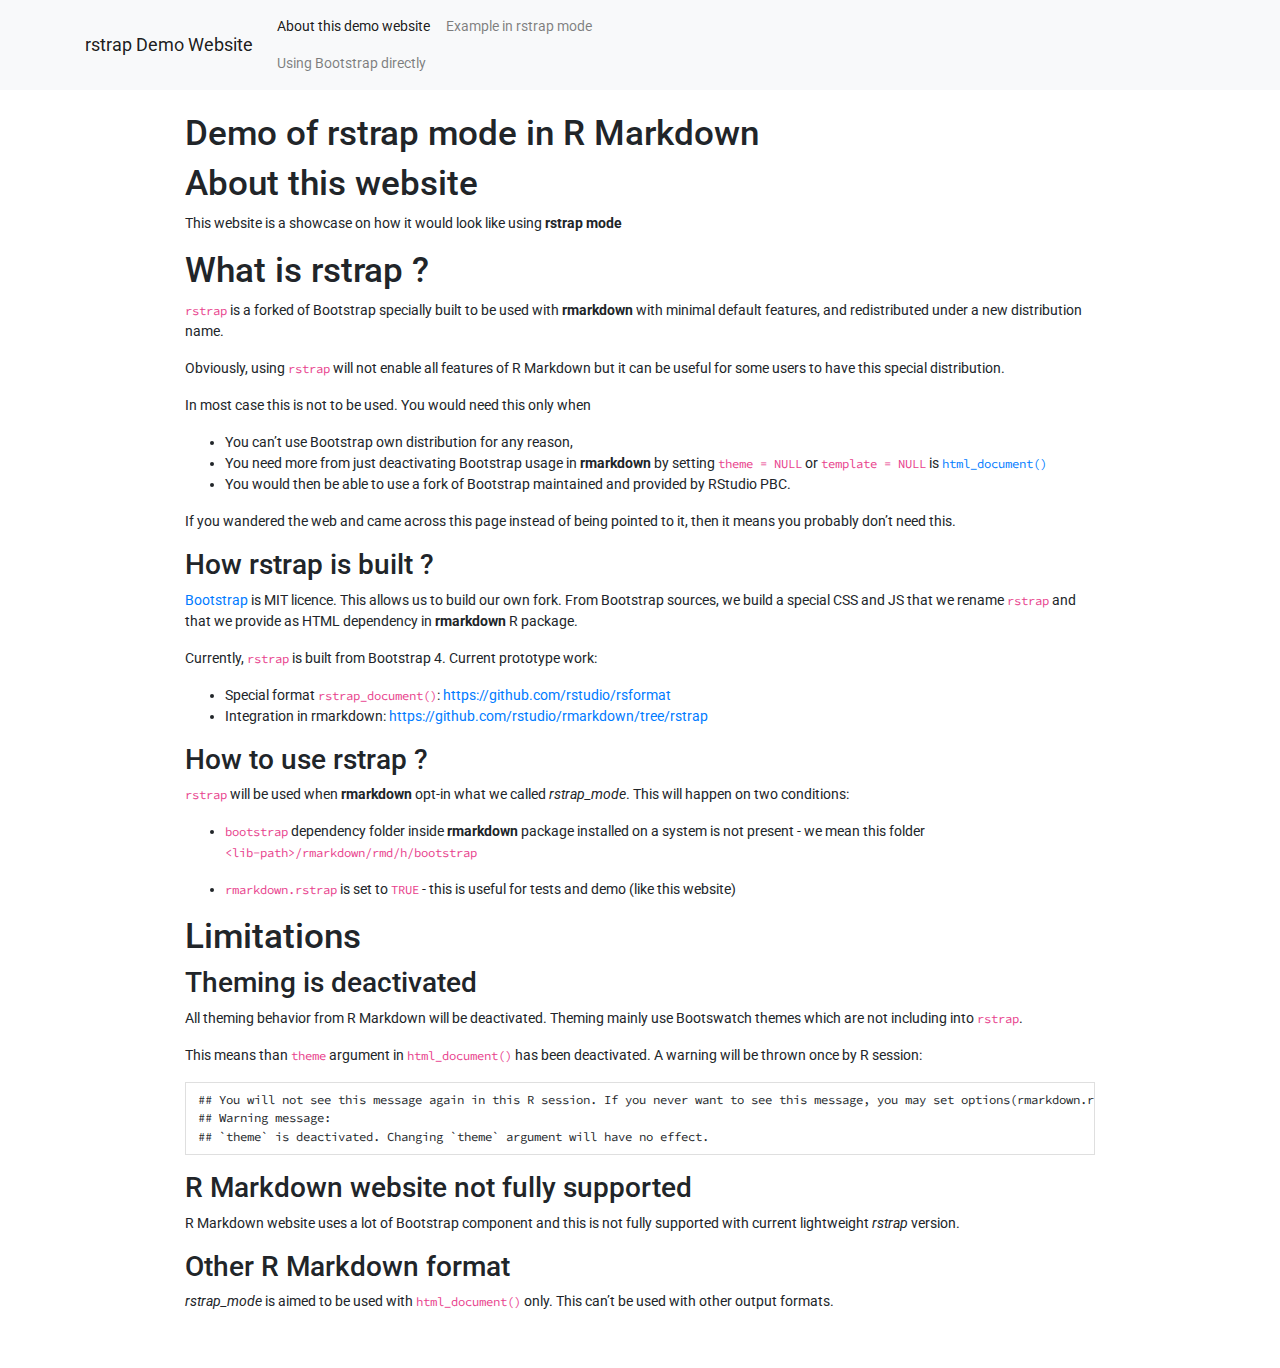
<file: index.html>
<!DOCTYPE html>

<html>

<head>

<meta charset="utf-8" />
<meta name="generator" content="pandoc" />
<meta http-equiv="X-UA-Compatible" content="IE=EDGE" />




<title>Demo of rstrap mode in R Markdown</title>

<script src="site_libs/header-attrs-2.8.1/header-attrs.js"></script>
<script src="site_libs/jquery-3.6.0/jquery-3.6.0.min.js"></script>
<link href="site_libs/rstrap-1.1.0/rstrap.css" rel="stylesheet" />
<script src="site_libs/rstrap-1.1.0/rstrap.js"></script>
<script src="site_libs/navigation-1.1/tabsets.js"></script>
<link href="site_libs/highlightjs-9.12.0/default.css" rel="stylesheet" />
<script src="site_libs/highlightjs-9.12.0/highlight.js"></script>

<style type="text/css">
  code{white-space: pre-wrap;}
  span.smallcaps{font-variant: small-caps;}
  span.underline{text-decoration: underline;}
  div.column{display: inline-block; vertical-align: top; width: 50%;}
  div.hanging-indent{margin-left: 1.5em; text-indent: -1.5em;}
  ul.task-list{list-style: none;}
    </style>

<style type="text/css">code{white-space: pre;}</style>
<script type="text/javascript">
if (window.hljs) {
  hljs.configure({languages: []});
  hljs.initHighlightingOnLoad();
  if (document.readyState && document.readyState === "complete") {
    window.setTimeout(function() { hljs.initHighlighting(); }, 0);
  }
}
</script>








<style type = "text/css">
.main-container {
  max-width: 940px;
  margin-left: auto;
  margin-right: auto;
}
img {
  max-width:100%;
}
.tabbed-pane {
  padding-top: 12px;
}
.html-widget {
  margin-bottom: 20px;
}
button.code-folding-btn:focus {
  outline: none;
}
summary {
  display: list-item;
}
pre code {
  padding: 0;
}
</style>


<style type="text/css">
.dropdown-submenu {
  position: relative;
}
.dropdown-submenu>.dropdown-menu {
  top: 0;
  left: 100%;
  margin-top: -6px;
  margin-left: -1px;
  border-radius: 0 6px 6px 6px;
}
.dropdown-submenu:hover>.dropdown-menu {
  display: block;
}
.dropdown-submenu>a:after {
  display: block;
  content: " ";
  float: right;
  width: 0;
  height: 0;
  border-color: transparent;
  border-style: solid;
  border-width: 5px 0 5px 5px;
  border-left-color: #cccccc;
  margin-top: 5px;
  margin-right: -10px;
}
.dropdown-submenu:hover>a:after {
  border-left-color: #adb5bd;
}
.dropdown-submenu.pull-left {
  float: none;
}
.dropdown-submenu.pull-left>.dropdown-menu {
  left: -100%;
  margin-left: 10px;
  border-radius: 6px 0 6px 6px;
}
</style>

<script type="text/javascript">
// manage active state of menu based on current page
$(document).ready(function () {
  // active menu anchor
  href = window.location.pathname
  href = href.substr(href.lastIndexOf('/') + 1)
  if (href === "")
    href = "index.html";
  var menuAnchor = $('a[href="' + href + '"]');

  // mark it active
  menuAnchor.tab('show');

  // if it's got a parent navbar menu mark it active as well
  menuAnchor.closest('li.dropdown').addClass('active');

  // Navbar adjustments
  var navHeight = $(".navbar").first().height() + 15;
  var style = document.createElement('style');
  var pt = "padding-top: " + navHeight + "px; ";
  var mt = "margin-top: -" + navHeight + "px; ";
  var css = "";
  // offset scroll position for anchor links (for fixed navbar)
  for (var i = 1; i <= 6; i++) {
    css += ".section h" + i + "{ " + pt + mt + "}\n";
  }
  style.innerHTML = "body {" + pt + "padding-bottom: 40px; }\n" + css;
  document.head.appendChild(style);
});
</script>

<!-- tabsets -->

<style type="text/css">
.tabset-dropdown > .nav-tabs {
  display: inline-table;
  max-height: 500px;
  min-height: 44px;
  overflow-y: auto;
  border: 1px solid #ddd;
  border-radius: 4px;
}

.tabset-dropdown > .nav-tabs > li.active:before {
  content: "";
  font-family: 'Glyphicons Halflings';
  display: inline-block;
  padding: 10px;
  border-right: 1px solid #ddd;
}

.tabset-dropdown > .nav-tabs.nav-tabs-open > li.active:before {
  content: "&#xe258;";
  border: none;
}

.tabset-dropdown > .nav-tabs.nav-tabs-open:before {
  content: "";
  font-family: 'Glyphicons Halflings';
  display: inline-block;
  padding: 10px;
  border-right: 1px solid #ddd;
}

.tabset-dropdown > .nav-tabs > li.active {
  display: block;
}

.tabset-dropdown > .nav-tabs > li > a,
.tabset-dropdown > .nav-tabs > li > a:focus,
.tabset-dropdown > .nav-tabs > li > a:hover {
  border: none;
  display: inline-block;
  border-radius: 4px;
  background-color: transparent;
}

.tabset-dropdown > .nav-tabs.nav-tabs-open > li {
  display: block;
  float: none;
}

.tabset-dropdown > .nav-tabs > li {
  display: none;
}
</style>

<!-- code folding -->




</head>

<body>


<div class="container-fluid main-container">




<div class="navbar navbar-default  navbar-fixed-top" role="navigation">
  <div class="container">
    <div class="navbar-header">
      <button type="button" class="navbar-toggle collapsed" data-toggle="collapse" data-target="#navbar">
        <span class="icon-bar"></span>
        <span class="icon-bar"></span>
        <span class="icon-bar"></span>
      </button>
      <a class="navbar-brand" href="index.html">rstrap Demo Website</a>
    </div>
    <div id="navbar" class="navbar-collapse collapse">
      <ul class="nav navbar-nav">
        <li>
  <a href="index.html">About this demo website</a>
</li>
<li>
  <a href="rstrap.html">Example in rstrap mode</a>
</li>
<li>
  <a href="bootstrap.html">Using Bootstrap directly</a>
</li>
      </ul>
      <ul class="nav navbar-nav navbar-right">
        
      </ul>
    </div><!--/.nav-collapse -->
  </div><!--/.container -->
</div><!--/.navbar -->

<div id="header">



<h1 class="title toc-ignore">Demo of rstrap mode in R Markdown</h1>

</div>


<div id="about-this-website" class="section level1">
<h1>About this website</h1>
<p>This website is a showcase on how it would look like using <strong>rstrap mode</strong></p>
</div>
<div id="what-is-rstrap" class="section level1">
<h1>What is rstrap ?</h1>
<p><code>rstrap</code> is a forked of Bootstrap specially built to be used with <strong>rmarkdown</strong> with minimal default features, and redistributed under a new distribution name.</p>
<p>Obviously, using <code>rstrap</code> will not enable all features of R Markdown but it can be useful for some users to have this special distribution.</p>
<p>In most case this is not to be used. You would need this only when</p>
<ul>
<li>You can’t use Bootstrap own distribution for any reason,</li>
<li>You need more from just deactivating Bootstrap usage in <strong>rmarkdown</strong> by setting <code>theme = NULL</code> or <code>template = NULL</code> is <a href="https://rmarkdown.rstudio.com/docs/reference/html_document.html"><code>html_document()</code></a></li>
<li>You would then be able to use a fork of Bootstrap maintained and provided by RStudio PBC.</li>
</ul>
<p>If you wandered the web and came across this page instead of being pointed to it, then it means you probably don’t need this.</p>
<div id="how-rstrap-is-built" class="section level2">
<h2>How rstrap is built ?</h2>
<p><a href="https://github.com/twbs/bootstrap">Bootstrap</a> is MIT licence. This allows us to build our own fork. From Bootstrap sources, we build a special CSS and JS that we rename <code>rstrap</code> and that we provide as HTML dependency in <strong>rmarkdown</strong> R package.</p>
<p>Currently, <code>rstrap</code> is built from Bootstrap 4. Current prototype work:</p>
<ul>
<li>Special format <code>rstrap_document()</code>: <a href="https://github.com/rstudio/rsformat" class="uri">https://github.com/rstudio/rsformat</a></li>
<li>Integration in rmarkdown: <a href="https://github.com/rstudio/rmarkdown/tree/rstrap" class="uri">https://github.com/rstudio/rmarkdown/tree/rstrap</a></li>
</ul>
</div>
<div id="how-to-use-rstrap" class="section level2">
<h2>How to use rstrap ?</h2>
<p><code>rstrap</code> will be used when <strong>rmarkdown</strong> opt-in what we called <em>rstrap_mode</em>. This will happen on two conditions:</p>
<ul>
<li><p><code>bootstrap</code> dependency folder inside <strong>rmarkdown</strong> package installed on a system is not present - we mean this folder <code>&lt;lib-path&gt;/rmarkdown/rmd/h/bootstrap</code></p></li>
<li><p><code>rmarkdown.rstrap</code> is set to <code>TRUE</code> - this is useful for tests and demo (like this website)</p></li>
</ul>
</div>
</div>
<div id="limitations" class="section level1">
<h1>Limitations</h1>
<div id="theming-is-deactivated" class="section level2">
<h2>Theming is deactivated</h2>
<p>All theming behavior from R Markdown will be deactivated. Theming mainly use Bootswatch themes which are not including into <code>rstrap</code>.</p>
<p>This means than <code>theme</code> argument in <code>html_document()</code> has been deactivated. A warning will be thrown once by R session:</p>
<pre><code>## You will not see this message again in this R session. If you never want to see this message, you may set options(rmarkdown.rstrap.theme_warning = FALSE) in your .Rprofile.
## Warning message:
## `theme` is deactivated. Changing `theme` argument will have no effect.</code></pre>
</div>
<div id="r-markdown-website-not-fully-supported" class="section level2">
<h2>R Markdown website not fully supported</h2>
<p>R Markdown website uses a lot of Bootstrap component and this is not fully supported with current lightweight <em>rstrap</em> version.</p>
</div>
<div id="other-r-markdown-format" class="section level2">
<h2>Other R Markdown format</h2>
<p><em>rstrap_mode</em> is aimed to be used with <code>html_document()</code> only. This can’t be used with other output formats.</p>
</div>
</div>




</div>

<script>

// add bootstrap table styles to pandoc tables
function bootstrapStylePandocTables() {
  $('tr.odd').parent('tbody').parent('table').addClass('table table-condensed');
}
$(document).ready(function () {
  bootstrapStylePandocTables();
});


</script>

<!-- tabsets -->

<script>
$(document).ready(function () {
  window.buildTabsets("TOC");
});

$(document).ready(function () {
  $('.tabset-dropdown > .nav-tabs > li').click(function () {
    $(this).parent().toggleClass('nav-tabs-open');
  });
});
</script>

<!-- code folding -->


<!-- dynamically load mathjax for compatibility with self-contained -->
<script>
  (function () {
    var script = document.createElement("script");
    script.type = "text/javascript";
    script.src  = "https://mathjax.rstudio.com/latest/MathJax.js?config=TeX-AMS-MML_HTMLorMML";
    document.getElementsByTagName("head")[0].appendChild(script);
  })();
</script>

</body>
</html>
</file>
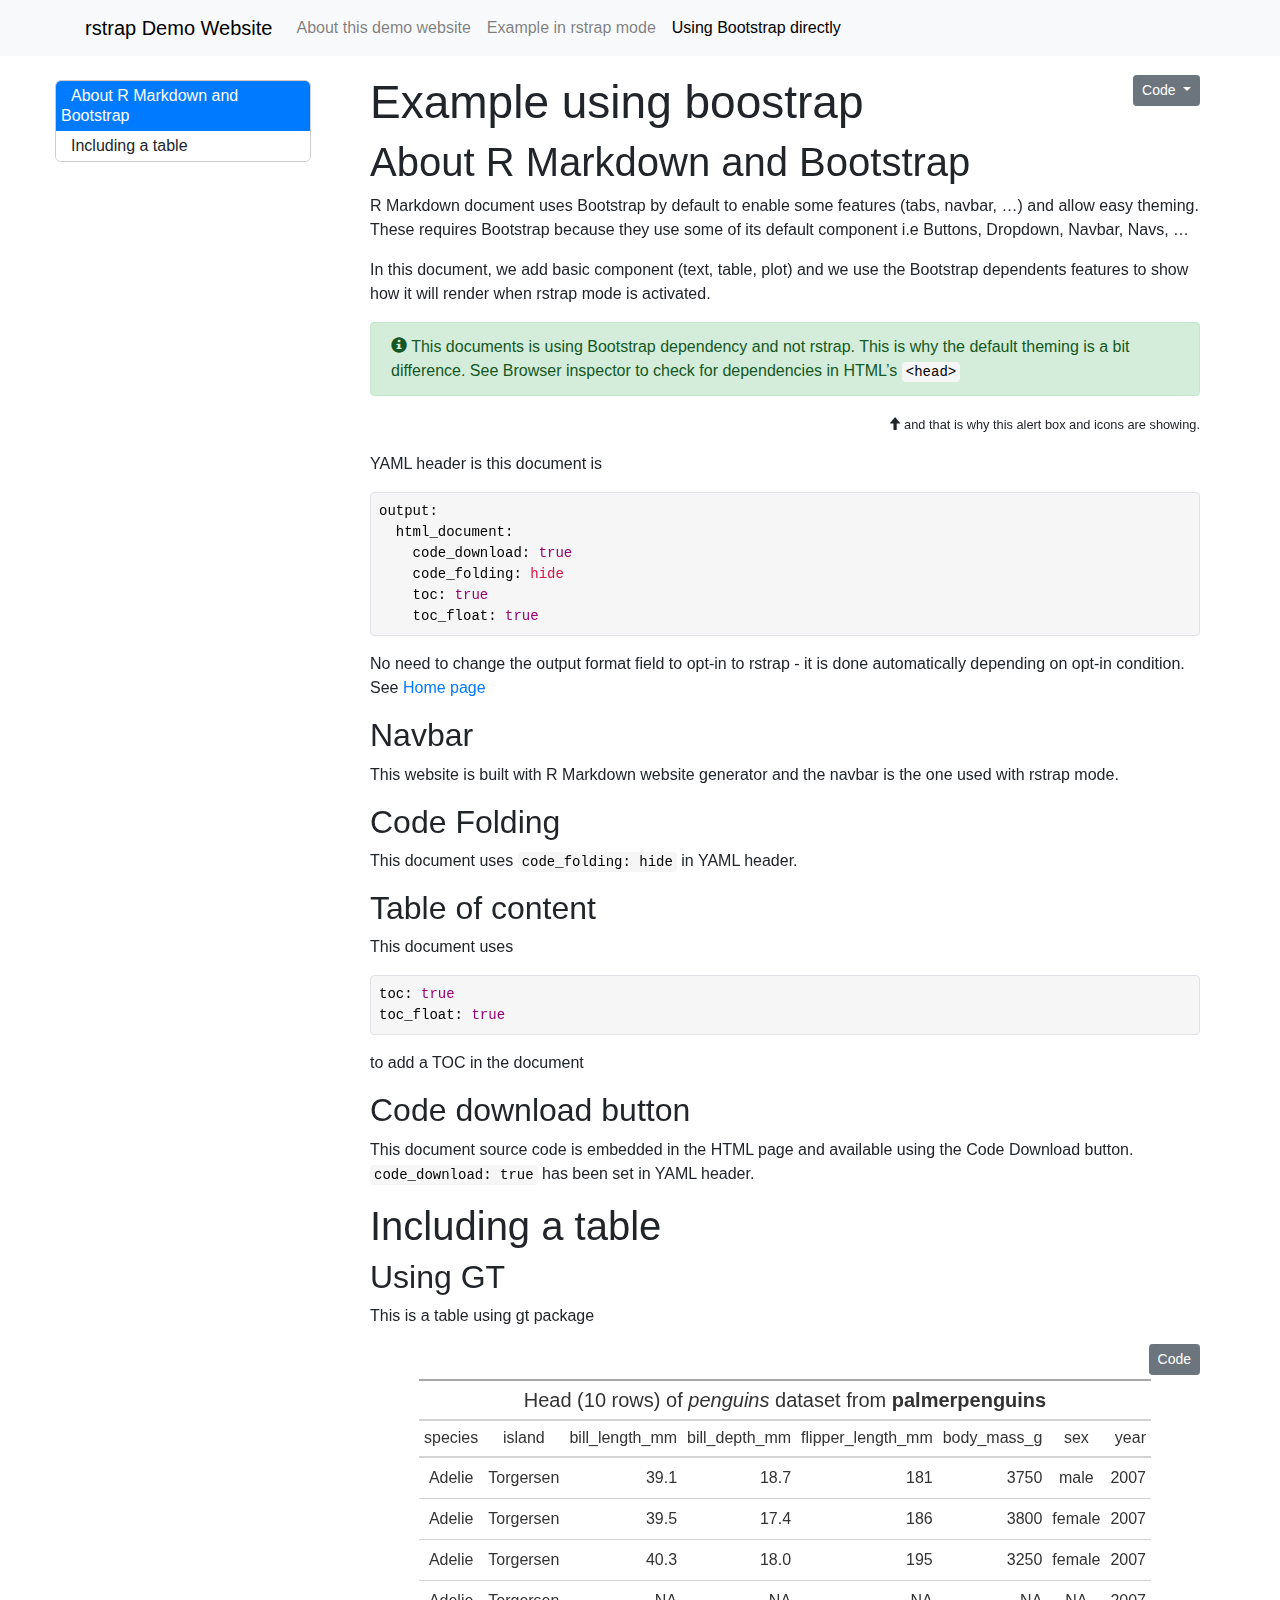
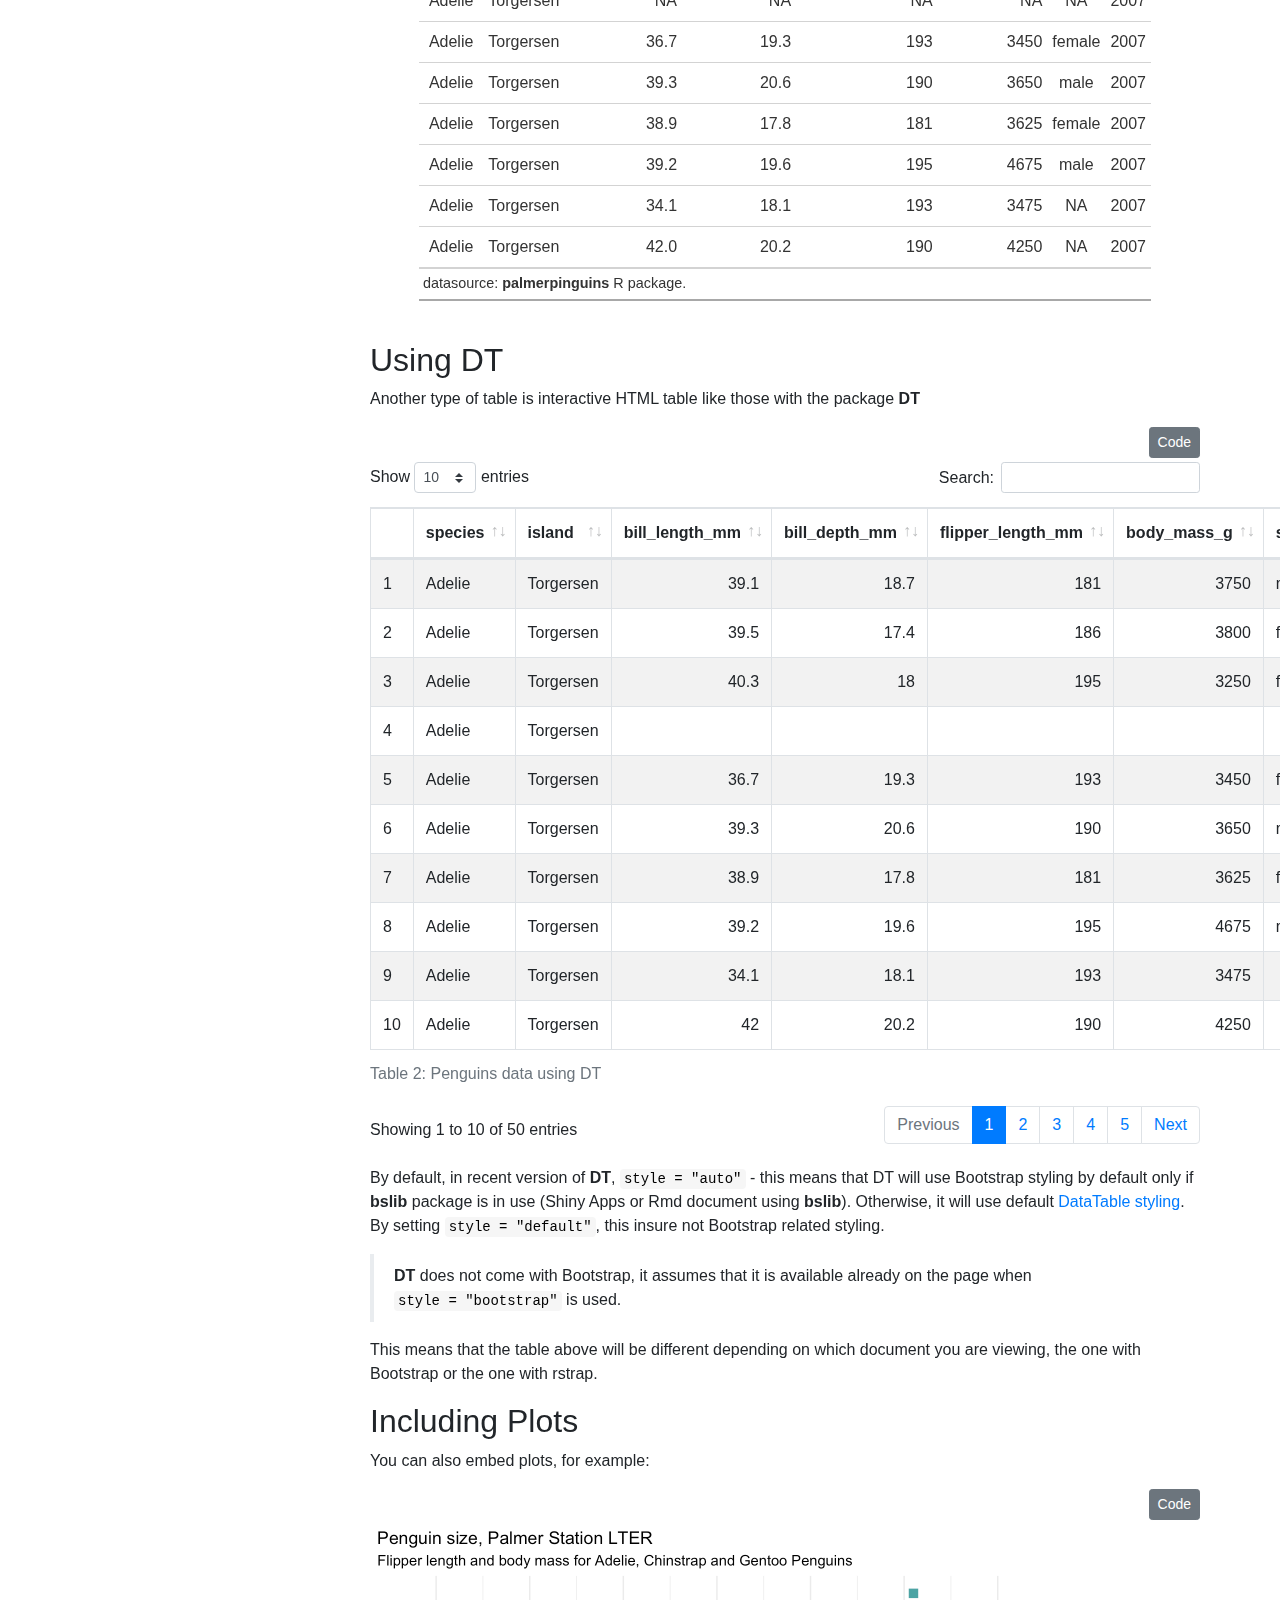
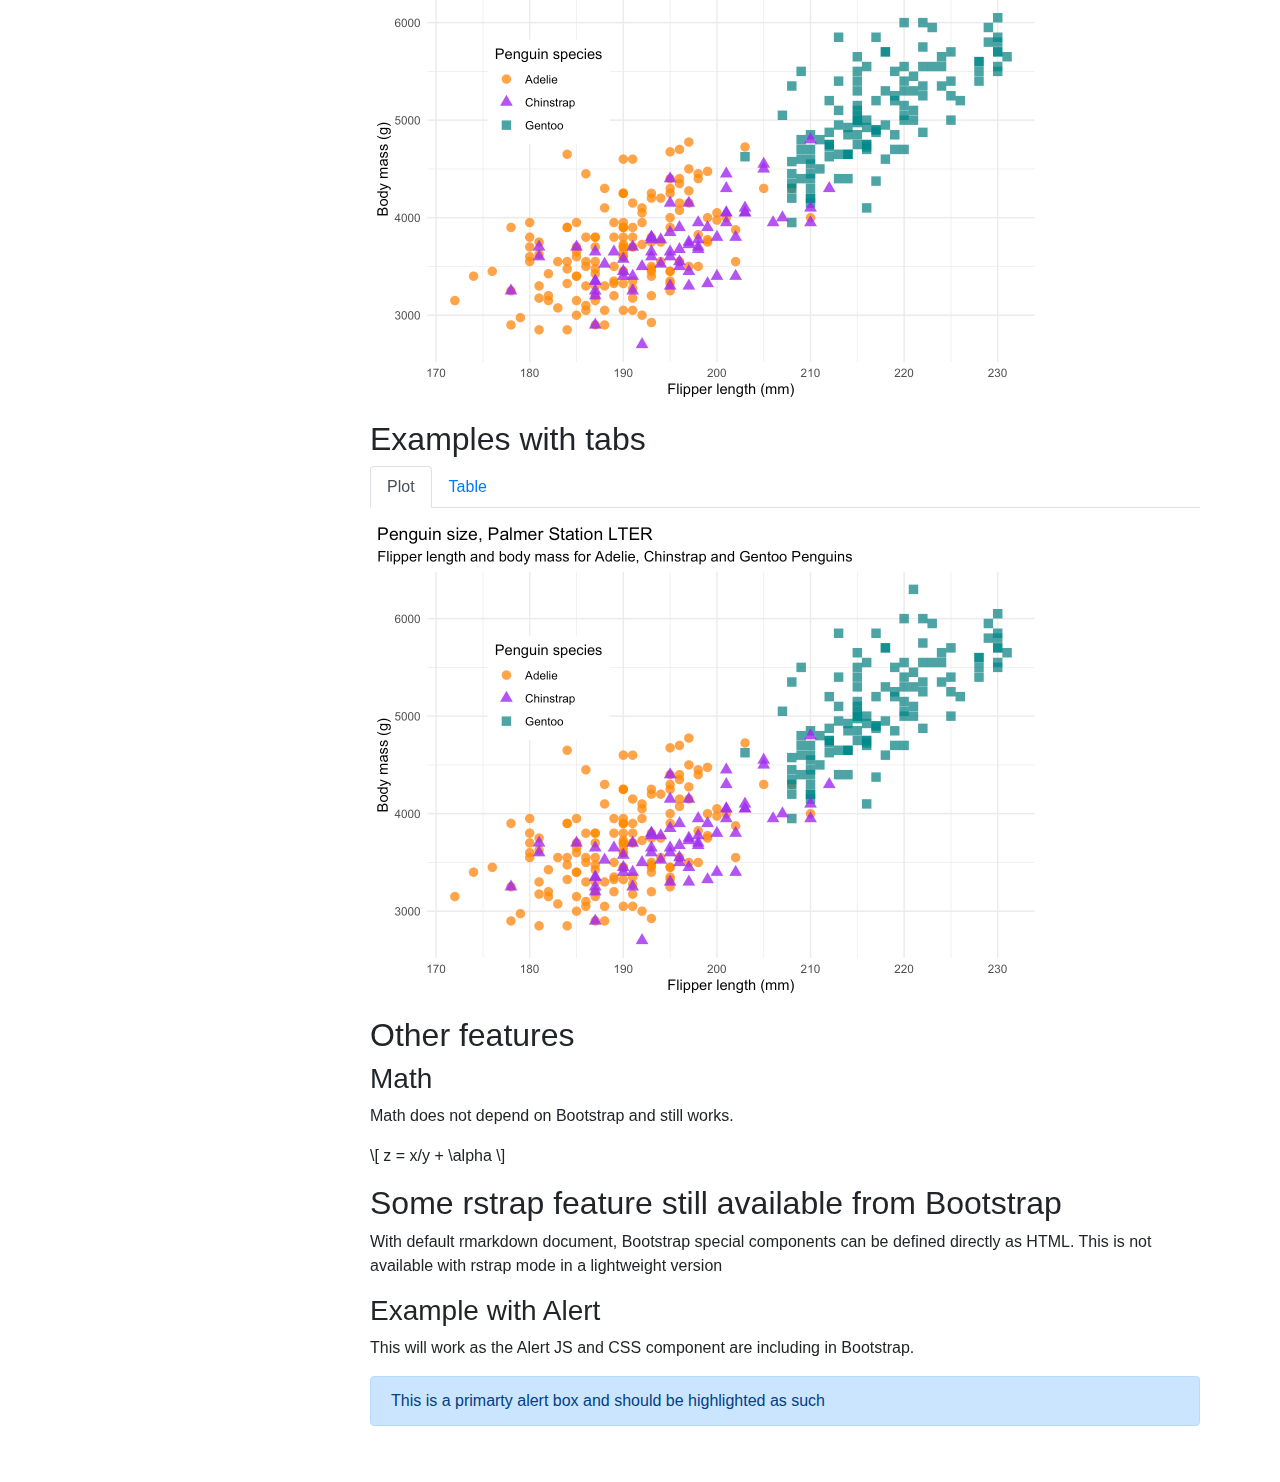
<file: boostrap.html>
<!DOCTYPE html>

<html>

<head>

<meta charset="utf-8" />
<meta name="generator" content="pandoc" />
<meta http-equiv="X-UA-Compatible" content="IE=EDGE" />




<title>Example using boostrap</title>

<script src="site_libs/jquery-3.6.0/jquery-3.6.0.min.js"></script>
<meta name="viewport" content="width=device-width, initial-scale=1, shrink-to-fit=no" />
<link href="site_libs/bootstrap-4.6.0/bootstrap.min.css" rel="stylesheet" />
<script src="site_libs/bootstrap-4.6.0/bootstrap.bundle.min.js"></script>
<script src="site_libs/bs3compat-0.2.5.1/tabs.js"></script>
<script src="site_libs/bs3compat-0.2.5.1/bs3compat.js"></script>
<script src="site_libs/jqueryui-1.11.4/jquery-ui.min.js"></script>
<link href="site_libs/tocify-1.9.1/jquery.tocify.css" rel="stylesheet" />
<script src="site_libs/tocify-1.9.1/jquery.tocify.js"></script>
<script src="site_libs/navigation-1.1/tabsets.js"></script>
<script src="site_libs/navigation-1.1/codefolding.js"></script>
<script src="site_libs/navigation-1.1/sourceembed.js"></script>
<link href="site_libs/highlightjs-9.12.0/default.css" rel="stylesheet" />
<script src="site_libs/highlightjs-9.12.0/highlight.js"></script>
<link href="site_libs/anchor-sections-1.0.1/anchor-sections.css" rel="stylesheet" />
<script src="site_libs/anchor-sections-1.0.1/anchor-sections.js"></script>
<script src="site_libs/htmlwidgets-1.5.3/htmlwidgets.js"></script>
<link href="site_libs/datatables-css-0.0.0/datatables-crosstalk.css" rel="stylesheet" />
<script src="site_libs/datatables-binding-0.18/datatables.js"></script>
<link href="site_libs/dt-core-bootstrap4-1.10.20/css/dataTables.bootstrap4.min.css" rel="stylesheet" />
<link href="site_libs/dt-core-bootstrap4-1.10.20/css/dataTables.bootstrap4.extra.css" rel="stylesheet" />
<script src="site_libs/dt-core-bootstrap4-1.10.20/js/jquery.dataTables.min.js"></script>
<script src="site_libs/dt-core-bootstrap4-1.10.20/js/dataTables.bootstrap4.min.js"></script>
<link href="site_libs/crosstalk-1.1.1/css/crosstalk.css" rel="stylesheet" />
<script src="site_libs/crosstalk-1.1.1/js/crosstalk.min.js"></script>

<style type="text/css">
  code{white-space: pre-wrap;}
  span.smallcaps{font-variant: small-caps;}
  span.underline{text-decoration: underline;}
  div.column{display: inline-block; vertical-align: top; width: 50%;}
  div.hanging-indent{margin-left: 1.5em; text-indent: -1.5em;}
  ul.task-list{list-style: none;}
    </style>

<style type="text/css">code{white-space: pre;}</style>
<script type="text/javascript">
if (window.hljs) {
  hljs.configure({languages: []});
  hljs.initHighlightingOnLoad();
  if (document.readyState && document.readyState === "complete") {
    window.setTimeout(function() { hljs.initHighlighting(); }, 0);
  }
}
</script>



<style type="text/css">
#rmd-source-code {
  display: none;
}
</style>





<style type = "text/css">
.main-container {
  max-width: 940px;
  margin-left: auto;
  margin-right: auto;
}
img {
  max-width:100%;
}
.tabbed-pane {
  padding-top: 12px;
}
.html-widget {
  margin-bottom: 20px;
}
button.code-folding-btn:focus {
  outline: none;
}
summary {
  display: list-item;
}
pre code {
  padding: 0;
}
</style>


<style type="text/css">
.dropdown-submenu {
  position: relative;
}
.dropdown-submenu>.dropdown-menu {
  top: 0;
  left: 100%;
  margin-top: -6px;
  margin-left: -1px;
  border-radius: 0 6px 6px 6px;
}
.dropdown-submenu:hover>.dropdown-menu {
  display: block;
}
.dropdown-submenu>a:after {
  display: block;
  content: " ";
  float: right;
  width: 0;
  height: 0;
  border-color: transparent;
  border-style: solid;
  border-width: 5px 0 5px 5px;
  border-left-color: #cccccc;
  margin-top: 5px;
  margin-right: -10px;
}
.dropdown-submenu:hover>a:after {
  border-left-color: #adb5bd;
}
.dropdown-submenu.pull-left {
  float: none;
}
.dropdown-submenu.pull-left>.dropdown-menu {
  left: -100%;
  margin-left: 10px;
  border-radius: 6px 0 6px 6px;
}
</style>

<script type="text/javascript">
// manage active state of menu based on current page
$(document).ready(function () {
  // active menu anchor
  href = window.location.pathname
  href = href.substr(href.lastIndexOf('/') + 1)
  if (href === "")
    href = "index.html";
  var menuAnchor = $('a[href="' + href + '"]');

  // mark it active
  menuAnchor.tab('show');

  // if it's got a parent navbar menu mark it active as well
  menuAnchor.closest('li.dropdown').addClass('active');

  // Navbar adjustments
  var navHeight = $(".navbar").first().height() + 15;
  var style = document.createElement('style');
  var pt = "padding-top: " + navHeight + "px; ";
  var mt = "margin-top: -" + navHeight + "px; ";
  var css = "";
  // offset scroll position for anchor links (for fixed navbar)
  for (var i = 1; i <= 6; i++) {
    css += ".section h" + i + "{ " + pt + mt + "}\n";
  }
  style.innerHTML = "body {" + pt + "padding-bottom: 40px; }\n" + css;
  document.head.appendChild(style);
});
</script>

<!-- tabsets -->

<style type="text/css">
.tabset-dropdown > .nav-tabs {
  display: inline-table;
  max-height: 500px;
  min-height: 44px;
  overflow-y: auto;
  border: 1px solid #ddd;
  border-radius: 4px;
}

.tabset-dropdown > .nav-tabs > li.active:before {
  content: "";
  font-family: 'Glyphicons Halflings';
  display: inline-block;
  padding: 10px;
  border-right: 1px solid #ddd;
}

.tabset-dropdown > .nav-tabs.nav-tabs-open > li.active:before {
  content: "&#xe258;";
  border: none;
}

.tabset-dropdown > .nav-tabs.nav-tabs-open:before {
  content: "";
  font-family: 'Glyphicons Halflings';
  display: inline-block;
  padding: 10px;
  border-right: 1px solid #ddd;
}

.tabset-dropdown > .nav-tabs > li.active {
  display: block;
}

.tabset-dropdown > .nav-tabs > li > a,
.tabset-dropdown > .nav-tabs > li > a:focus,
.tabset-dropdown > .nav-tabs > li > a:hover {
  border: none;
  display: inline-block;
  border-radius: 4px;
  background-color: transparent;
}

.tabset-dropdown > .nav-tabs.nav-tabs-open > li {
  display: block;
  float: none;
}

.tabset-dropdown > .nav-tabs > li {
  display: none;
}
</style>

<!-- code folding -->
<style type="text/css">
.code-folding-btn { margin-bottom: 4px; }
</style>



<style type="text/css">

#TOC {
  margin: 25px 0px 20px 0px;
}
@media (max-width: 768px) {
#TOC {
  position: relative;
  width: 100%;
}
}

@media print {
.toc-content {
  /* see https://github.com/w3c/csswg-drafts/issues/4434 */
  float: right;
}
}

.toc-content {
  padding-left: 30px;
  padding-right: 40px;
}

div.main-container {
  max-width: 1200px;
}

div.tocify {
  width: 20%;
  max-width: 260px;
  max-height: 85%;
}

@media (min-width: 768px) and (max-width: 991px) {
  div.tocify {
    width: 25%;
  }
}

@media (max-width: 767px) {
  div.tocify {
    width: 100%;
    max-width: none;
  }
}

.tocify ul, .tocify li {
  line-height: 20px;
}

.tocify-subheader .tocify-item {
  font-size: 0.90em;
}

.tocify .list-group-item {
  border-radius: 0px;
}


</style>



</head>

<body>


<div class="container-fluid main-container">


<!-- setup 3col/9col grid for toc_float and main content  -->
<div class="row">
<div class="col-xs-12 col-sm-4 col-md-3">
<div id="TOC" class="tocify">
</div>
</div>

<div class="toc-content col-xs-12 col-sm-8 col-md-9">




<div class="navbar navbar-default  navbar-fixed-top" role="navigation">
  <div class="container">
    <div class="navbar-header">
      <button type="button" class="navbar-toggle collapsed" data-toggle="collapse" data-target="#navbar">
        <span class="icon-bar"></span>
        <span class="icon-bar"></span>
        <span class="icon-bar"></span>
      </button>
      <a class="navbar-brand" href="index.html">rstrap Demo Website</a>
    </div>
    <div id="navbar" class="navbar-collapse collapse">
      <ul class="nav navbar-nav">
        <li>
  <a href="index.html">About this demo website</a>
</li>
<li>
  <a href="rstrap.html">Example in rstrap mode</a>
</li>
<li>
  <a href="boostrap.html">Using Bootstrap directly</a>
</li>
      </ul>
      <ul class="nav navbar-nav navbar-right">
        
      </ul>
    </div><!--/.nav-collapse -->
  </div><!--/.container -->
</div><!--/.navbar -->

<div id="header">

<div class="btn-group pull-right float-right">
<button type="button" class="btn btn-default btn-xs btn-secondary btn-sm dropdown-toggle" data-toggle="dropdown" aria-haspopup="true" aria-expanded="false"><span>Code</span> <span class="caret"></span></button>
<ul class="dropdown-menu dropdown-menu-right" style="min-width: 50px;">
<li><a id="rmd-show-all-code" href="#">Show All Code</a></li>
<li><a id="rmd-hide-all-code" href="#">Hide All Code</a></li>
<li role="separator" class="divider"></li>
<li><a id="rmd-download-source" href="#">Download Rmd</a></li>
</ul>
</div>



<h1 class="title toc-ignore">Example using boostrap</h1>

</div>


<div id="about-r-markdown-and-bootstrap" class="section level1">
<h1>About R Markdown and Bootstrap</h1>
<p>R Markdown document uses Bootstrap by default to enable some features (tabs, navbar, …) and allow easy theming. These requires Bootstrap because they use some of its default component i.e Buttons, Dropdown, Navbar, Navs, …</p>
<p>In this document, we add basic component (text, table, plot) and we use the Bootstrap dependents features to show how it will render when rstrap mode is activated.</p>
<style type="text/css">
div.alert > p:last-child {
    margin-bottom: 0;
}

div.alert + p {
  text-align: right;
}
</style>
<div class="alert alert-success" role="alert">
<p><span class="glyphicon glyphicon-info-sign"></span> This documents is using Bootstrap dependency and not rstrap. This is why the default theming is a bit difference. See Browser inspector to check for dependencies in HTML’s <code>&lt;head&gt;</code></p>
</div>
<p><small><span class="glyphicon glyphicon-arrow-up"></span> and that is why this alert box and icons are showing.</small></p>
<p>YAML header is this document is</p>
<pre class="yaml"><code>output: 
  html_document:
    code_download: true
    code_folding: hide
    toc: true
    toc_float: true</code></pre>
<p>No need to change the output format field to opt-in to rstrap - it is done automatically depending on opt-in condition. See <a href="index.html">Home page</a></p>
<div id="navbar" class="section level2">
<h2>Navbar</h2>
<p>This website is built with R Markdown website generator and the navbar is the one used with rstrap mode.</p>
</div>
<div id="code-folding" class="section level2">
<h2>Code Folding</h2>
<p>This document uses <code>code_folding: hide</code> in YAML header.</p>
</div>
<div id="table-of-content" class="section level2">
<h2>Table of content</h2>
<p>This document uses</p>
<pre class="yaml"><code>toc: true
toc_float: true</code></pre>
<p>to add a TOC in the document</p>
</div>
<div id="code-download-button" class="section level2">
<h2>Code download button</h2>
<p>This document source code is embedded in the HTML page and available using the Code Download button. <code>code_download: true</code> has been set in YAML header.</p>
</div>
</div>
<div id="including-a-table" class="section level1">
<h1>Including a table</h1>
<div id="gt" class="section level2">
<h2>Using GT</h2>
<p>This is a table using gt package</p>
<pre class="r"><code>library(palmerpenguins)
library(gt)

penguins %&gt;% 
  head(10) %&gt;%
  gt() %&gt;%
  tab_header(md(&quot;Head (10 rows) of _penguins_ dataset from **palmerpenguins**&quot;)) %&gt;%
  tab_source_note(md(&quot;datasource: **palmerpinguins** R package.&quot;))</code></pre>
<div id="wxzuaqkrjb" style="overflow-x:auto;overflow-y:auto;width:auto;height:auto;">
<style>html {
  font-family: -apple-system, BlinkMacSystemFont, 'Segoe UI', Roboto, Oxygen, Ubuntu, Cantarell, 'Helvetica Neue', 'Fira Sans', 'Droid Sans', Arial, sans-serif;
}

#wxzuaqkrjb .gt_table {
  display: table;
  border-collapse: collapse;
  margin-left: auto;
  margin-right: auto;
  color: #333333;
  font-size: 16px;
  font-weight: normal;
  font-style: normal;
  background-color: #FFFFFF;
  width: auto;
  border-top-style: solid;
  border-top-width: 2px;
  border-top-color: #A8A8A8;
  border-right-style: none;
  border-right-width: 2px;
  border-right-color: #D3D3D3;
  border-bottom-style: solid;
  border-bottom-width: 2px;
  border-bottom-color: #A8A8A8;
  border-left-style: none;
  border-left-width: 2px;
  border-left-color: #D3D3D3;
}

#wxzuaqkrjb .gt_heading {
  background-color: #FFFFFF;
  text-align: center;
  border-bottom-color: #FFFFFF;
  border-left-style: none;
  border-left-width: 1px;
  border-left-color: #D3D3D3;
  border-right-style: none;
  border-right-width: 1px;
  border-right-color: #D3D3D3;
}

#wxzuaqkrjb .gt_title {
  color: #333333;
  font-size: 125%;
  font-weight: initial;
  padding-top: 4px;
  padding-bottom: 4px;
  border-bottom-color: #FFFFFF;
  border-bottom-width: 0;
}

#wxzuaqkrjb .gt_subtitle {
  color: #333333;
  font-size: 85%;
  font-weight: initial;
  padding-top: 0;
  padding-bottom: 4px;
  border-top-color: #FFFFFF;
  border-top-width: 0;
}

#wxzuaqkrjb .gt_bottom_border {
  border-bottom-style: solid;
  border-bottom-width: 2px;
  border-bottom-color: #D3D3D3;
}

#wxzuaqkrjb .gt_col_headings {
  border-top-style: solid;
  border-top-width: 2px;
  border-top-color: #D3D3D3;
  border-bottom-style: solid;
  border-bottom-width: 2px;
  border-bottom-color: #D3D3D3;
  border-left-style: none;
  border-left-width: 1px;
  border-left-color: #D3D3D3;
  border-right-style: none;
  border-right-width: 1px;
  border-right-color: #D3D3D3;
}

#wxzuaqkrjb .gt_col_heading {
  color: #333333;
  background-color: #FFFFFF;
  font-size: 100%;
  font-weight: normal;
  text-transform: inherit;
  border-left-style: none;
  border-left-width: 1px;
  border-left-color: #D3D3D3;
  border-right-style: none;
  border-right-width: 1px;
  border-right-color: #D3D3D3;
  vertical-align: bottom;
  padding-top: 5px;
  padding-bottom: 6px;
  padding-left: 5px;
  padding-right: 5px;
  overflow-x: hidden;
}

#wxzuaqkrjb .gt_column_spanner_outer {
  color: #333333;
  background-color: #FFFFFF;
  font-size: 100%;
  font-weight: normal;
  text-transform: inherit;
  padding-top: 0;
  padding-bottom: 0;
  padding-left: 4px;
  padding-right: 4px;
}

#wxzuaqkrjb .gt_column_spanner_outer:first-child {
  padding-left: 0;
}

#wxzuaqkrjb .gt_column_spanner_outer:last-child {
  padding-right: 0;
}

#wxzuaqkrjb .gt_column_spanner {
  border-bottom-style: solid;
  border-bottom-width: 2px;
  border-bottom-color: #D3D3D3;
  vertical-align: bottom;
  padding-top: 5px;
  padding-bottom: 6px;
  overflow-x: hidden;
  display: inline-block;
  width: 100%;
}

#wxzuaqkrjb .gt_group_heading {
  padding: 8px;
  color: #333333;
  background-color: #FFFFFF;
  font-size: 100%;
  font-weight: initial;
  text-transform: inherit;
  border-top-style: solid;
  border-top-width: 2px;
  border-top-color: #D3D3D3;
  border-bottom-style: solid;
  border-bottom-width: 2px;
  border-bottom-color: #D3D3D3;
  border-left-style: none;
  border-left-width: 1px;
  border-left-color: #D3D3D3;
  border-right-style: none;
  border-right-width: 1px;
  border-right-color: #D3D3D3;
  vertical-align: middle;
}

#wxzuaqkrjb .gt_empty_group_heading {
  padding: 0.5px;
  color: #333333;
  background-color: #FFFFFF;
  font-size: 100%;
  font-weight: initial;
  border-top-style: solid;
  border-top-width: 2px;
  border-top-color: #D3D3D3;
  border-bottom-style: solid;
  border-bottom-width: 2px;
  border-bottom-color: #D3D3D3;
  vertical-align: middle;
}

#wxzuaqkrjb .gt_from_md > :first-child {
  margin-top: 0;
}

#wxzuaqkrjb .gt_from_md > :last-child {
  margin-bottom: 0;
}

#wxzuaqkrjb .gt_row {
  padding-top: 8px;
  padding-bottom: 8px;
  padding-left: 5px;
  padding-right: 5px;
  margin: 10px;
  border-top-style: solid;
  border-top-width: 1px;
  border-top-color: #D3D3D3;
  border-left-style: none;
  border-left-width: 1px;
  border-left-color: #D3D3D3;
  border-right-style: none;
  border-right-width: 1px;
  border-right-color: #D3D3D3;
  vertical-align: middle;
  overflow-x: hidden;
}

#wxzuaqkrjb .gt_stub {
  color: #333333;
  background-color: #FFFFFF;
  font-size: 100%;
  font-weight: initial;
  text-transform: inherit;
  border-right-style: solid;
  border-right-width: 2px;
  border-right-color: #D3D3D3;
  padding-left: 12px;
}

#wxzuaqkrjb .gt_summary_row {
  color: #333333;
  background-color: #FFFFFF;
  text-transform: inherit;
  padding-top: 8px;
  padding-bottom: 8px;
  padding-left: 5px;
  padding-right: 5px;
}

#wxzuaqkrjb .gt_first_summary_row {
  padding-top: 8px;
  padding-bottom: 8px;
  padding-left: 5px;
  padding-right: 5px;
  border-top-style: solid;
  border-top-width: 2px;
  border-top-color: #D3D3D3;
}

#wxzuaqkrjb .gt_grand_summary_row {
  color: #333333;
  background-color: #FFFFFF;
  text-transform: inherit;
  padding-top: 8px;
  padding-bottom: 8px;
  padding-left: 5px;
  padding-right: 5px;
}

#wxzuaqkrjb .gt_first_grand_summary_row {
  padding-top: 8px;
  padding-bottom: 8px;
  padding-left: 5px;
  padding-right: 5px;
  border-top-style: double;
  border-top-width: 6px;
  border-top-color: #D3D3D3;
}

#wxzuaqkrjb .gt_striped {
  background-color: rgba(128, 128, 128, 0.05);
}

#wxzuaqkrjb .gt_table_body {
  border-top-style: solid;
  border-top-width: 2px;
  border-top-color: #D3D3D3;
  border-bottom-style: solid;
  border-bottom-width: 2px;
  border-bottom-color: #D3D3D3;
}

#wxzuaqkrjb .gt_footnotes {
  color: #333333;
  background-color: #FFFFFF;
  border-bottom-style: none;
  border-bottom-width: 2px;
  border-bottom-color: #D3D3D3;
  border-left-style: none;
  border-left-width: 2px;
  border-left-color: #D3D3D3;
  border-right-style: none;
  border-right-width: 2px;
  border-right-color: #D3D3D3;
}

#wxzuaqkrjb .gt_footnote {
  margin: 0px;
  font-size: 90%;
  padding: 4px;
}

#wxzuaqkrjb .gt_sourcenotes {
  color: #333333;
  background-color: #FFFFFF;
  border-bottom-style: none;
  border-bottom-width: 2px;
  border-bottom-color: #D3D3D3;
  border-left-style: none;
  border-left-width: 2px;
  border-left-color: #D3D3D3;
  border-right-style: none;
  border-right-width: 2px;
  border-right-color: #D3D3D3;
}

#wxzuaqkrjb .gt_sourcenote {
  font-size: 90%;
  padding: 4px;
}

#wxzuaqkrjb .gt_left {
  text-align: left;
}

#wxzuaqkrjb .gt_center {
  text-align: center;
}

#wxzuaqkrjb .gt_right {
  text-align: right;
  font-variant-numeric: tabular-nums;
}

#wxzuaqkrjb .gt_font_normal {
  font-weight: normal;
}

#wxzuaqkrjb .gt_font_bold {
  font-weight: bold;
}

#wxzuaqkrjb .gt_font_italic {
  font-style: italic;
}

#wxzuaqkrjb .gt_super {
  font-size: 65%;
}

#wxzuaqkrjb .gt_footnote_marks {
  font-style: italic;
  font-weight: normal;
  font-size: 65%;
}
</style>
<table class="gt_table">
  <thead class="gt_header">
    <tr>
      <th colspan="8" class="gt_heading gt_title gt_font_normal gt_bottom_border" style>Head (10 rows) of <em>penguins</em> dataset from <strong>palmerpenguins</strong></th>
    </tr>
    
  </thead>
  <thead class="gt_col_headings">
    <tr>
      <th class="gt_col_heading gt_columns_bottom_border gt_center" rowspan="1" colspan="1">species</th>
      <th class="gt_col_heading gt_columns_bottom_border gt_center" rowspan="1" colspan="1">island</th>
      <th class="gt_col_heading gt_columns_bottom_border gt_right" rowspan="1" colspan="1">bill_length_mm</th>
      <th class="gt_col_heading gt_columns_bottom_border gt_right" rowspan="1" colspan="1">bill_depth_mm</th>
      <th class="gt_col_heading gt_columns_bottom_border gt_right" rowspan="1" colspan="1">flipper_length_mm</th>
      <th class="gt_col_heading gt_columns_bottom_border gt_right" rowspan="1" colspan="1">body_mass_g</th>
      <th class="gt_col_heading gt_columns_bottom_border gt_center" rowspan="1" colspan="1">sex</th>
      <th class="gt_col_heading gt_columns_bottom_border gt_right" rowspan="1" colspan="1">year</th>
    </tr>
  </thead>
  <tbody class="gt_table_body">
    <tr><td class="gt_row gt_center">Adelie</td>
<td class="gt_row gt_center">Torgersen</td>
<td class="gt_row gt_right">39.1</td>
<td class="gt_row gt_right">18.7</td>
<td class="gt_row gt_right">181</td>
<td class="gt_row gt_right">3750</td>
<td class="gt_row gt_center">male</td>
<td class="gt_row gt_right">2007</td></tr>
    <tr><td class="gt_row gt_center">Adelie</td>
<td class="gt_row gt_center">Torgersen</td>
<td class="gt_row gt_right">39.5</td>
<td class="gt_row gt_right">17.4</td>
<td class="gt_row gt_right">186</td>
<td class="gt_row gt_right">3800</td>
<td class="gt_row gt_center">female</td>
<td class="gt_row gt_right">2007</td></tr>
    <tr><td class="gt_row gt_center">Adelie</td>
<td class="gt_row gt_center">Torgersen</td>
<td class="gt_row gt_right">40.3</td>
<td class="gt_row gt_right">18.0</td>
<td class="gt_row gt_right">195</td>
<td class="gt_row gt_right">3250</td>
<td class="gt_row gt_center">female</td>
<td class="gt_row gt_right">2007</td></tr>
    <tr><td class="gt_row gt_center">Adelie</td>
<td class="gt_row gt_center">Torgersen</td>
<td class="gt_row gt_right">NA</td>
<td class="gt_row gt_right">NA</td>
<td class="gt_row gt_right">NA</td>
<td class="gt_row gt_right">NA</td>
<td class="gt_row gt_center">NA</td>
<td class="gt_row gt_right">2007</td></tr>
    <tr><td class="gt_row gt_center">Adelie</td>
<td class="gt_row gt_center">Torgersen</td>
<td class="gt_row gt_right">36.7</td>
<td class="gt_row gt_right">19.3</td>
<td class="gt_row gt_right">193</td>
<td class="gt_row gt_right">3450</td>
<td class="gt_row gt_center">female</td>
<td class="gt_row gt_right">2007</td></tr>
    <tr><td class="gt_row gt_center">Adelie</td>
<td class="gt_row gt_center">Torgersen</td>
<td class="gt_row gt_right">39.3</td>
<td class="gt_row gt_right">20.6</td>
<td class="gt_row gt_right">190</td>
<td class="gt_row gt_right">3650</td>
<td class="gt_row gt_center">male</td>
<td class="gt_row gt_right">2007</td></tr>
    <tr><td class="gt_row gt_center">Adelie</td>
<td class="gt_row gt_center">Torgersen</td>
<td class="gt_row gt_right">38.9</td>
<td class="gt_row gt_right">17.8</td>
<td class="gt_row gt_right">181</td>
<td class="gt_row gt_right">3625</td>
<td class="gt_row gt_center">female</td>
<td class="gt_row gt_right">2007</td></tr>
    <tr><td class="gt_row gt_center">Adelie</td>
<td class="gt_row gt_center">Torgersen</td>
<td class="gt_row gt_right">39.2</td>
<td class="gt_row gt_right">19.6</td>
<td class="gt_row gt_right">195</td>
<td class="gt_row gt_right">4675</td>
<td class="gt_row gt_center">male</td>
<td class="gt_row gt_right">2007</td></tr>
    <tr><td class="gt_row gt_center">Adelie</td>
<td class="gt_row gt_center">Torgersen</td>
<td class="gt_row gt_right">34.1</td>
<td class="gt_row gt_right">18.1</td>
<td class="gt_row gt_right">193</td>
<td class="gt_row gt_right">3475</td>
<td class="gt_row gt_center">NA</td>
<td class="gt_row gt_right">2007</td></tr>
    <tr><td class="gt_row gt_center">Adelie</td>
<td class="gt_row gt_center">Torgersen</td>
<td class="gt_row gt_right">42.0</td>
<td class="gt_row gt_right">20.2</td>
<td class="gt_row gt_right">190</td>
<td class="gt_row gt_right">4250</td>
<td class="gt_row gt_center">NA</td>
<td class="gt_row gt_right">2007</td></tr>
  </tbody>
  <tfoot class="gt_sourcenotes">
    <tr>
      <td class="gt_sourcenote" colspan="8">datasource: <strong>palmerpinguins</strong> R package.</td>
    </tr>
  </tfoot>
  
</table>
</div>
<p><br></p>
</div>
<div id="dt-table" class="section level2">
<h2>Using DT</h2>
<p>Another type of table is interactive HTML table like those with the package <strong>DT</strong></p>
<pre class="r"><code>DT::datatable(head(penguins, 50), class = &#39;cell-border stripe&#39;,
              caption = &#39;Table 2: Penguins data using DT&#39;)</code></pre>
<div id="htmlwidget-d29b2aa0c1c5b3e12bec" style="width:100%;height:auto;" class="datatables html-widget"></div>
<script type="application/json" data-for="htmlwidget-d29b2aa0c1c5b3e12bec">{"x":{"style":"bootstrap4","filter":"none","caption":"<caption>Table 2: Penguins data using DT<\/caption>","data":[["1","2","3","4","5","6","7","8","9","10","11","12","13","14","15","16","17","18","19","20","21","22","23","24","25","26","27","28","29","30","31","32","33","34","35","36","37","38","39","40","41","42","43","44","45","46","47","48","49","50"],["Adelie","Adelie","Adelie","Adelie","Adelie","Adelie","Adelie","Adelie","Adelie","Adelie","Adelie","Adelie","Adelie","Adelie","Adelie","Adelie","Adelie","Adelie","Adelie","Adelie","Adelie","Adelie","Adelie","Adelie","Adelie","Adelie","Adelie","Adelie","Adelie","Adelie","Adelie","Adelie","Adelie","Adelie","Adelie","Adelie","Adelie","Adelie","Adelie","Adelie","Adelie","Adelie","Adelie","Adelie","Adelie","Adelie","Adelie","Adelie","Adelie","Adelie"],["Torgersen","Torgersen","Torgersen","Torgersen","Torgersen","Torgersen","Torgersen","Torgersen","Torgersen","Torgersen","Torgersen","Torgersen","Torgersen","Torgersen","Torgersen","Torgersen","Torgersen","Torgersen","Torgersen","Torgersen","Biscoe","Biscoe","Biscoe","Biscoe","Biscoe","Biscoe","Biscoe","Biscoe","Biscoe","Biscoe","Dream","Dream","Dream","Dream","Dream","Dream","Dream","Dream","Dream","Dream","Dream","Dream","Dream","Dream","Dream","Dream","Dream","Dream","Dream","Dream"],[39.1,39.5,40.3,null,36.7,39.3,38.9,39.2,34.1,42,37.8,37.8,41.1,38.6,34.6,36.6,38.7,42.5,34.4,46,37.8,37.7,35.9,38.2,38.8,35.3,40.6,40.5,37.9,40.5,39.5,37.2,39.5,40.9,36.4,39.2,38.8,42.2,37.6,39.8,36.5,40.8,36,44.1,37,39.6,41.1,37.5,36,42.3],[18.7,17.4,18,null,19.3,20.6,17.8,19.6,18.1,20.2,17.1,17.3,17.6,21.2,21.1,17.8,19,20.7,18.4,21.5,18.3,18.7,19.2,18.1,17.2,18.9,18.6,17.9,18.6,18.9,16.7,18.1,17.8,18.9,17,21.1,20,18.5,19.3,19.1,18,18.4,18.5,19.7,16.9,18.8,19,18.9,17.9,21.2],[181,186,195,null,193,190,181,195,193,190,186,180,182,191,198,185,195,197,184,194,174,180,189,185,180,187,183,187,172,180,178,178,188,184,195,196,190,180,181,184,182,195,186,196,185,190,182,179,190,191],[3750,3800,3250,null,3450,3650,3625,4675,3475,4250,3300,3700,3200,3800,4400,3700,3450,4500,3325,4200,3400,3600,3800,3950,3800,3800,3550,3200,3150,3950,3250,3900,3300,3900,3325,4150,3950,3550,3300,4650,3150,3900,3100,4400,3000,4600,3425,2975,3450,4150],["male","female","female",null,"female","male","female","male",null,null,null,null,"female","male","male","female","female","male","female","male","female","male","female","male","male","female","male","female","female","male","female","male","female","male","female","male","male","female","female","male","female","male","female","male","female","male","male",null,"female","male"],[2007,2007,2007,2007,2007,2007,2007,2007,2007,2007,2007,2007,2007,2007,2007,2007,2007,2007,2007,2007,2007,2007,2007,2007,2007,2007,2007,2007,2007,2007,2007,2007,2007,2007,2007,2007,2007,2007,2007,2007,2007,2007,2007,2007,2007,2007,2007,2007,2007,2007]],"container":"<table class=\"table table-bordered table-striped\">\n  <thead>\n    <tr>\n      <th> <\/th>\n      <th>species<\/th>\n      <th>island<\/th>\n      <th>bill_length_mm<\/th>\n      <th>bill_depth_mm<\/th>\n      <th>flipper_length_mm<\/th>\n      <th>body_mass_g<\/th>\n      <th>sex<\/th>\n      <th>year<\/th>\n    <\/tr>\n  <\/thead>\n<\/table>","options":{"columnDefs":[{"className":"dt-right","targets":[3,4,5,6,8]},{"orderable":false,"targets":0}],"order":[],"autoWidth":false,"orderClasses":false}},"evals":[],"jsHooks":[]}</script>
<p>By default, in recent version of <strong>DT</strong>, <code>style = "auto"</code> - this means that DT will use Bootstrap styling by default only if <strong>bslib</strong> package is in use (Shiny Apps or Rmd document using <strong>bslib</strong>). Otherwise, it will use default <a href="https://datatables.net/manual/styling/classes">DataTable styling</a>. By setting <code>style = "default"</code>, this insure not Bootstrap related styling.</p>
<blockquote>
<p><strong>DT</strong> does not come with Bootstrap, it assumes that it is available already on the page when <code>style = "bootstrap"</code> is used.</p>
</blockquote>
<p>This means that the table above will be different depending on which document you are viewing, the one with Bootstrap or the one with rstrap.</p>
</div>
<div id="including-plots" class="section level2">
<h2>Including Plots</h2>
<p>You can also embed plots, for example:</p>
<pre class="r"><code>library(ggplot2)
mass_flipper &lt;- ggplot(data = penguins,
                       aes(x = flipper_length_mm,
                           y = body_mass_g)) +
  geom_point(aes(color = species,
                 shape = species),
             size = 3,
             alpha = 0.8) +
  theme_minimal() +
  scale_color_manual(values = c(&quot;darkorange&quot;,&quot;purple&quot;,&quot;cyan4&quot;)) +
  labs(title = &quot;Penguin size, Palmer Station LTER&quot;,
       subtitle = &quot;Flipper length and body mass for Adelie, Chinstrap and Gentoo Penguins&quot;,
       x = &quot;Flipper length (mm)&quot;,
       y = &quot;Body mass (g)&quot;,
       color = &quot;Penguin species&quot;,
       shape = &quot;Penguin species&quot;) +
  theme(legend.position = c(0.2, 0.7),
        legend.background = element_rect(fill = &quot;white&quot;, color = NA),
        plot.title.position = &quot;plot&quot;,
        plot.caption = element_text(hjust = 0, face= &quot;italic&quot;),
        plot.caption.position = &quot;plot&quot;)

mass_flipper</code></pre>
<p><img src="boostrap_files/figure-html/mass_flipper-1.png" title="Penguin mass vs. flipper length" alt="Penguin mass vs. flipper length" width="672" /></p>
</div>
<div id="examples-with-tabs" class="section level2 tabset">
<h2>Examples with tabs</h2>
<div id="plot" class="section level3">
<h3>Plot</h3>
<p><img src="boostrap_files/figure-html/mass_flipper-1.png" title="Penguin mass vs. flipper length" alt="Penguin mass vs. flipper length" width="672" /></p>
</div>
<div id="table" class="section level3">
<h3>Table</h3>
<div id="skabftblmf" style="overflow-x:auto;overflow-y:auto;width:auto;height:auto;">
<style>html {
  font-family: -apple-system, BlinkMacSystemFont, 'Segoe UI', Roboto, Oxygen, Ubuntu, Cantarell, 'Helvetica Neue', 'Fira Sans', 'Droid Sans', Arial, sans-serif;
}

#skabftblmf .gt_table {
  display: table;
  border-collapse: collapse;
  margin-left: auto;
  margin-right: auto;
  color: #333333;
  font-size: 16px;
  font-weight: normal;
  font-style: normal;
  background-color: #FFFFFF;
  width: auto;
  border-top-style: solid;
  border-top-width: 2px;
  border-top-color: #A8A8A8;
  border-right-style: none;
  border-right-width: 2px;
  border-right-color: #D3D3D3;
  border-bottom-style: solid;
  border-bottom-width: 2px;
  border-bottom-color: #A8A8A8;
  border-left-style: none;
  border-left-width: 2px;
  border-left-color: #D3D3D3;
}

#skabftblmf .gt_heading {
  background-color: #FFFFFF;
  text-align: center;
  border-bottom-color: #FFFFFF;
  border-left-style: none;
  border-left-width: 1px;
  border-left-color: #D3D3D3;
  border-right-style: none;
  border-right-width: 1px;
  border-right-color: #D3D3D3;
}

#skabftblmf .gt_title {
  color: #333333;
  font-size: 125%;
  font-weight: initial;
  padding-top: 4px;
  padding-bottom: 4px;
  border-bottom-color: #FFFFFF;
  border-bottom-width: 0;
}

#skabftblmf .gt_subtitle {
  color: #333333;
  font-size: 85%;
  font-weight: initial;
  padding-top: 0;
  padding-bottom: 4px;
  border-top-color: #FFFFFF;
  border-top-width: 0;
}

#skabftblmf .gt_bottom_border {
  border-bottom-style: solid;
  border-bottom-width: 2px;
  border-bottom-color: #D3D3D3;
}

#skabftblmf .gt_col_headings {
  border-top-style: solid;
  border-top-width: 2px;
  border-top-color: #D3D3D3;
  border-bottom-style: solid;
  border-bottom-width: 2px;
  border-bottom-color: #D3D3D3;
  border-left-style: none;
  border-left-width: 1px;
  border-left-color: #D3D3D3;
  border-right-style: none;
  border-right-width: 1px;
  border-right-color: #D3D3D3;
}

#skabftblmf .gt_col_heading {
  color: #333333;
  background-color: #FFFFFF;
  font-size: 100%;
  font-weight: normal;
  text-transform: inherit;
  border-left-style: none;
  border-left-width: 1px;
  border-left-color: #D3D3D3;
  border-right-style: none;
  border-right-width: 1px;
  border-right-color: #D3D3D3;
  vertical-align: bottom;
  padding-top: 5px;
  padding-bottom: 6px;
  padding-left: 5px;
  padding-right: 5px;
  overflow-x: hidden;
}

#skabftblmf .gt_column_spanner_outer {
  color: #333333;
  background-color: #FFFFFF;
  font-size: 100%;
  font-weight: normal;
  text-transform: inherit;
  padding-top: 0;
  padding-bottom: 0;
  padding-left: 4px;
  padding-right: 4px;
}

#skabftblmf .gt_column_spanner_outer:first-child {
  padding-left: 0;
}

#skabftblmf .gt_column_spanner_outer:last-child {
  padding-right: 0;
}

#skabftblmf .gt_column_spanner {
  border-bottom-style: solid;
  border-bottom-width: 2px;
  border-bottom-color: #D3D3D3;
  vertical-align: bottom;
  padding-top: 5px;
  padding-bottom: 6px;
  overflow-x: hidden;
  display: inline-block;
  width: 100%;
}

#skabftblmf .gt_group_heading {
  padding: 8px;
  color: #333333;
  background-color: #FFFFFF;
  font-size: 100%;
  font-weight: initial;
  text-transform: inherit;
  border-top-style: solid;
  border-top-width: 2px;
  border-top-color: #D3D3D3;
  border-bottom-style: solid;
  border-bottom-width: 2px;
  border-bottom-color: #D3D3D3;
  border-left-style: none;
  border-left-width: 1px;
  border-left-color: #D3D3D3;
  border-right-style: none;
  border-right-width: 1px;
  border-right-color: #D3D3D3;
  vertical-align: middle;
}

#skabftblmf .gt_empty_group_heading {
  padding: 0.5px;
  color: #333333;
  background-color: #FFFFFF;
  font-size: 100%;
  font-weight: initial;
  border-top-style: solid;
  border-top-width: 2px;
  border-top-color: #D3D3D3;
  border-bottom-style: solid;
  border-bottom-width: 2px;
  border-bottom-color: #D3D3D3;
  vertical-align: middle;
}

#skabftblmf .gt_from_md > :first-child {
  margin-top: 0;
}

#skabftblmf .gt_from_md > :last-child {
  margin-bottom: 0;
}

#skabftblmf .gt_row {
  padding-top: 8px;
  padding-bottom: 8px;
  padding-left: 5px;
  padding-right: 5px;
  margin: 10px;
  border-top-style: solid;
  border-top-width: 1px;
  border-top-color: #D3D3D3;
  border-left-style: none;
  border-left-width: 1px;
  border-left-color: #D3D3D3;
  border-right-style: none;
  border-right-width: 1px;
  border-right-color: #D3D3D3;
  vertical-align: middle;
  overflow-x: hidden;
}

#skabftblmf .gt_stub {
  color: #333333;
  background-color: #FFFFFF;
  font-size: 100%;
  font-weight: initial;
  text-transform: inherit;
  border-right-style: solid;
  border-right-width: 2px;
  border-right-color: #D3D3D3;
  padding-left: 12px;
}

#skabftblmf .gt_summary_row {
  color: #333333;
  background-color: #FFFFFF;
  text-transform: inherit;
  padding-top: 8px;
  padding-bottom: 8px;
  padding-left: 5px;
  padding-right: 5px;
}

#skabftblmf .gt_first_summary_row {
  padding-top: 8px;
  padding-bottom: 8px;
  padding-left: 5px;
  padding-right: 5px;
  border-top-style: solid;
  border-top-width: 2px;
  border-top-color: #D3D3D3;
}

#skabftblmf .gt_grand_summary_row {
  color: #333333;
  background-color: #FFFFFF;
  text-transform: inherit;
  padding-top: 8px;
  padding-bottom: 8px;
  padding-left: 5px;
  padding-right: 5px;
}

#skabftblmf .gt_first_grand_summary_row {
  padding-top: 8px;
  padding-bottom: 8px;
  padding-left: 5px;
  padding-right: 5px;
  border-top-style: double;
  border-top-width: 6px;
  border-top-color: #D3D3D3;
}

#skabftblmf .gt_striped {
  background-color: rgba(128, 128, 128, 0.05);
}

#skabftblmf .gt_table_body {
  border-top-style: solid;
  border-top-width: 2px;
  border-top-color: #D3D3D3;
  border-bottom-style: solid;
  border-bottom-width: 2px;
  border-bottom-color: #D3D3D3;
}

#skabftblmf .gt_footnotes {
  color: #333333;
  background-color: #FFFFFF;
  border-bottom-style: none;
  border-bottom-width: 2px;
  border-bottom-color: #D3D3D3;
  border-left-style: none;
  border-left-width: 2px;
  border-left-color: #D3D3D3;
  border-right-style: none;
  border-right-width: 2px;
  border-right-color: #D3D3D3;
}

#skabftblmf .gt_footnote {
  margin: 0px;
  font-size: 90%;
  padding: 4px;
}

#skabftblmf .gt_sourcenotes {
  color: #333333;
  background-color: #FFFFFF;
  border-bottom-style: none;
  border-bottom-width: 2px;
  border-bottom-color: #D3D3D3;
  border-left-style: none;
  border-left-width: 2px;
  border-left-color: #D3D3D3;
  border-right-style: none;
  border-right-width: 2px;
  border-right-color: #D3D3D3;
}

#skabftblmf .gt_sourcenote {
  font-size: 90%;
  padding: 4px;
}

#skabftblmf .gt_left {
  text-align: left;
}

#skabftblmf .gt_center {
  text-align: center;
}

#skabftblmf .gt_right {
  text-align: right;
  font-variant-numeric: tabular-nums;
}

#skabftblmf .gt_font_normal {
  font-weight: normal;
}

#skabftblmf .gt_font_bold {
  font-weight: bold;
}

#skabftblmf .gt_font_italic {
  font-style: italic;
}

#skabftblmf .gt_super {
  font-size: 65%;
}

#skabftblmf .gt_footnote_marks {
  font-style: italic;
  font-weight: normal;
  font-size: 65%;
}
</style>
<table class="gt_table">
  <thead class="gt_header">
    <tr>
      <th colspan="8" class="gt_heading gt_title gt_font_normal gt_bottom_border" style>Head (10 rows) of <em>penguins</em> dataset from <strong>palmerpenguins</strong></th>
    </tr>
    
  </thead>
  <thead class="gt_col_headings">
    <tr>
      <th class="gt_col_heading gt_columns_bottom_border gt_center" rowspan="1" colspan="1">species</th>
      <th class="gt_col_heading gt_columns_bottom_border gt_center" rowspan="1" colspan="1">island</th>
      <th class="gt_col_heading gt_columns_bottom_border gt_right" rowspan="1" colspan="1">bill_length_mm</th>
      <th class="gt_col_heading gt_columns_bottom_border gt_right" rowspan="1" colspan="1">bill_depth_mm</th>
      <th class="gt_col_heading gt_columns_bottom_border gt_right" rowspan="1" colspan="1">flipper_length_mm</th>
      <th class="gt_col_heading gt_columns_bottom_border gt_right" rowspan="1" colspan="1">body_mass_g</th>
      <th class="gt_col_heading gt_columns_bottom_border gt_center" rowspan="1" colspan="1">sex</th>
      <th class="gt_col_heading gt_columns_bottom_border gt_right" rowspan="1" colspan="1">year</th>
    </tr>
  </thead>
  <tbody class="gt_table_body">
    <tr><td class="gt_row gt_center">Adelie</td>
<td class="gt_row gt_center">Torgersen</td>
<td class="gt_row gt_right">39.1</td>
<td class="gt_row gt_right">18.7</td>
<td class="gt_row gt_right">181</td>
<td class="gt_row gt_right">3750</td>
<td class="gt_row gt_center">male</td>
<td class="gt_row gt_right">2007</td></tr>
    <tr><td class="gt_row gt_center">Adelie</td>
<td class="gt_row gt_center">Torgersen</td>
<td class="gt_row gt_right">39.5</td>
<td class="gt_row gt_right">17.4</td>
<td class="gt_row gt_right">186</td>
<td class="gt_row gt_right">3800</td>
<td class="gt_row gt_center">female</td>
<td class="gt_row gt_right">2007</td></tr>
    <tr><td class="gt_row gt_center">Adelie</td>
<td class="gt_row gt_center">Torgersen</td>
<td class="gt_row gt_right">40.3</td>
<td class="gt_row gt_right">18.0</td>
<td class="gt_row gt_right">195</td>
<td class="gt_row gt_right">3250</td>
<td class="gt_row gt_center">female</td>
<td class="gt_row gt_right">2007</td></tr>
    <tr><td class="gt_row gt_center">Adelie</td>
<td class="gt_row gt_center">Torgersen</td>
<td class="gt_row gt_right">NA</td>
<td class="gt_row gt_right">NA</td>
<td class="gt_row gt_right">NA</td>
<td class="gt_row gt_right">NA</td>
<td class="gt_row gt_center">NA</td>
<td class="gt_row gt_right">2007</td></tr>
    <tr><td class="gt_row gt_center">Adelie</td>
<td class="gt_row gt_center">Torgersen</td>
<td class="gt_row gt_right">36.7</td>
<td class="gt_row gt_right">19.3</td>
<td class="gt_row gt_right">193</td>
<td class="gt_row gt_right">3450</td>
<td class="gt_row gt_center">female</td>
<td class="gt_row gt_right">2007</td></tr>
    <tr><td class="gt_row gt_center">Adelie</td>
<td class="gt_row gt_center">Torgersen</td>
<td class="gt_row gt_right">39.3</td>
<td class="gt_row gt_right">20.6</td>
<td class="gt_row gt_right">190</td>
<td class="gt_row gt_right">3650</td>
<td class="gt_row gt_center">male</td>
<td class="gt_row gt_right">2007</td></tr>
    <tr><td class="gt_row gt_center">Adelie</td>
<td class="gt_row gt_center">Torgersen</td>
<td class="gt_row gt_right">38.9</td>
<td class="gt_row gt_right">17.8</td>
<td class="gt_row gt_right">181</td>
<td class="gt_row gt_right">3625</td>
<td class="gt_row gt_center">female</td>
<td class="gt_row gt_right">2007</td></tr>
    <tr><td class="gt_row gt_center">Adelie</td>
<td class="gt_row gt_center">Torgersen</td>
<td class="gt_row gt_right">39.2</td>
<td class="gt_row gt_right">19.6</td>
<td class="gt_row gt_right">195</td>
<td class="gt_row gt_right">4675</td>
<td class="gt_row gt_center">male</td>
<td class="gt_row gt_right">2007</td></tr>
    <tr><td class="gt_row gt_center">Adelie</td>
<td class="gt_row gt_center">Torgersen</td>
<td class="gt_row gt_right">34.1</td>
<td class="gt_row gt_right">18.1</td>
<td class="gt_row gt_right">193</td>
<td class="gt_row gt_right">3475</td>
<td class="gt_row gt_center">NA</td>
<td class="gt_row gt_right">2007</td></tr>
    <tr><td class="gt_row gt_center">Adelie</td>
<td class="gt_row gt_center">Torgersen</td>
<td class="gt_row gt_right">42.0</td>
<td class="gt_row gt_right">20.2</td>
<td class="gt_row gt_right">190</td>
<td class="gt_row gt_right">4250</td>
<td class="gt_row gt_center">NA</td>
<td class="gt_row gt_right">2007</td></tr>
  </tbody>
  <tfoot class="gt_sourcenotes">
    <tr>
      <td class="gt_sourcenote" colspan="8">datasource: <strong>palmerpinguins</strong> R package.</td>
    </tr>
  </tfoot>
  
</table>
</div>
</div>
</div>
<div id="other-features" class="section level2">
<h2>Other features</h2>
<div id="math" class="section level3">
<h3>Math</h3>
<p>Math does not depend on Bootstrap and still works.</p>
<p><span class="math display">\[
z = x/y + \alpha
\]</span></p>
</div>
</div>
<div id="some-rstrap-feature-still-available-from-bootstrap" class="section level2">
<h2>Some rstrap feature still available from Bootstrap</h2>
<p>With default rmarkdown document, Bootstrap special components can be defined directly as HTML. This is not available with rstrap mode in a lightweight version</p>
<div id="example-with-alert" class="section level3">
<h3>Example with Alert</h3>
<p>This will work as the Alert JS and CSS component are including in Bootstrap.</p>
<p><div class="alert alert-primary" role="alert">This is a primarty alert box and should be highlighted as such</div></p>
</div>
</div>
</div>

<div id="rmd-source-code">[base64]</div>


</div>
</div>

</div>

<script>

// add bootstrap table styles to pandoc tables
function bootstrapStylePandocTables() {
  $('tr.odd').parent('tbody').parent('table').addClass('table table-condensed');
}
$(document).ready(function () {
  bootstrapStylePandocTables();
});


</script>

<!-- tabsets -->

<script>
$(document).ready(function () {
  window.buildTabsets("TOC");
});

$(document).ready(function () {
  $('.tabset-dropdown > .nav-tabs > li').click(function () {
    $(this).parent().toggleClass('nav-tabs-open');
  });
});
</script>

<!-- code folding -->
<script>
$(document).ready(function () {
  window.initializeSourceEmbed("rstrap.Rmd");
  window.initializeCodeFolding("hide" === "show");
});
</script>

<script>
$(document).ready(function ()  {

    // move toc-ignore selectors from section div to header
    $('div.section.toc-ignore')
        .removeClass('toc-ignore')
        .children('h1,h2,h3,h4,h5').addClass('toc-ignore');

    // establish options
    var options = {
      selectors: "h1,h2,h3",
      theme: "bootstrap3",
      context: '.toc-content',
      hashGenerator: function (text) {
        return text.replace(/[.\\/?&!#<>]/g, '').replace(/\s/g, '_');
      },
      ignoreSelector: ".toc-ignore",
      scrollTo: 0
    };
    options.showAndHide = true;
    options.smoothScroll = true;

    // tocify
    var toc = $("#TOC").tocify(options).data("toc-tocify");
});
</script>

<!-- dynamically load mathjax for compatibility with self-contained -->
<script>
  (function () {
    var script = document.createElement("script");
    script.type = "text/javascript";
    script.src  = "https://mathjax.rstudio.com/latest/MathJax.js?config=TeX-AMS-MML_HTMLorMML";
    document.getElementsByTagName("head")[0].appendChild(script);
  })();
</script>

</body>
</html>
</file>
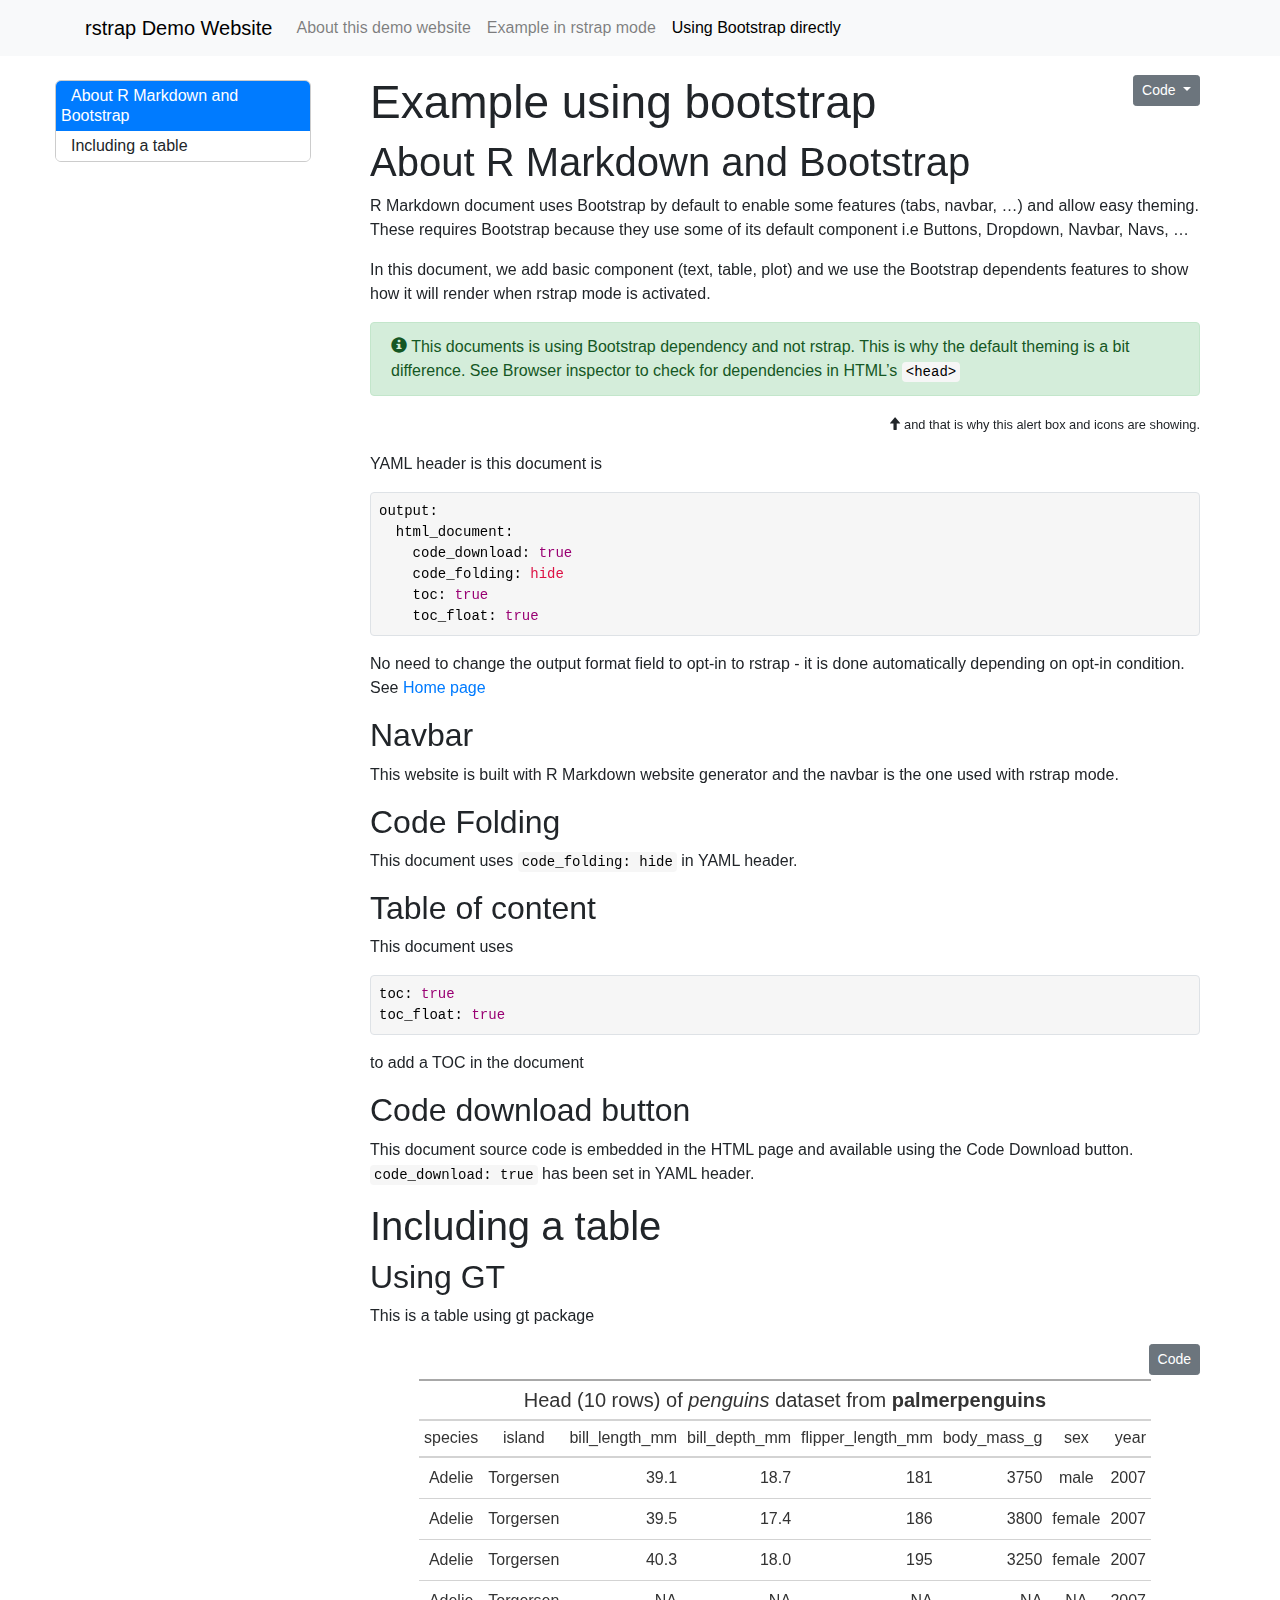
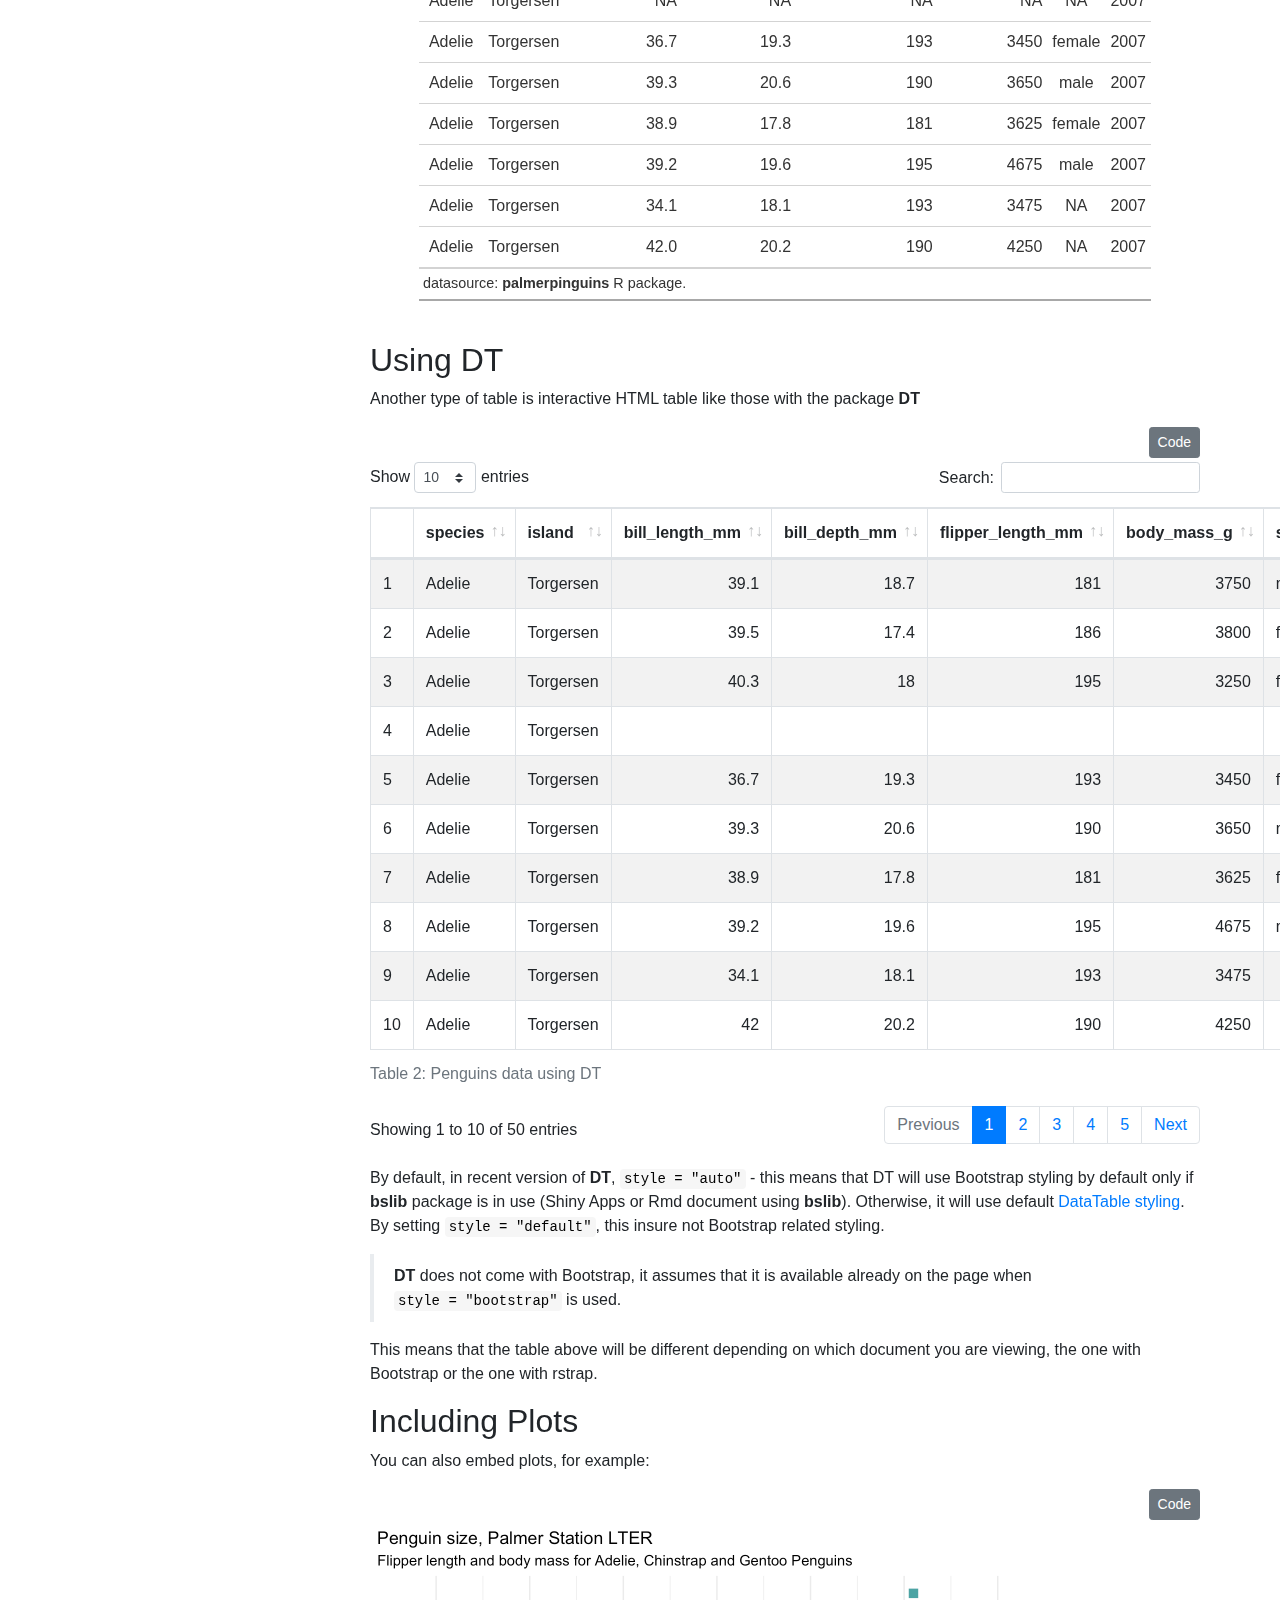
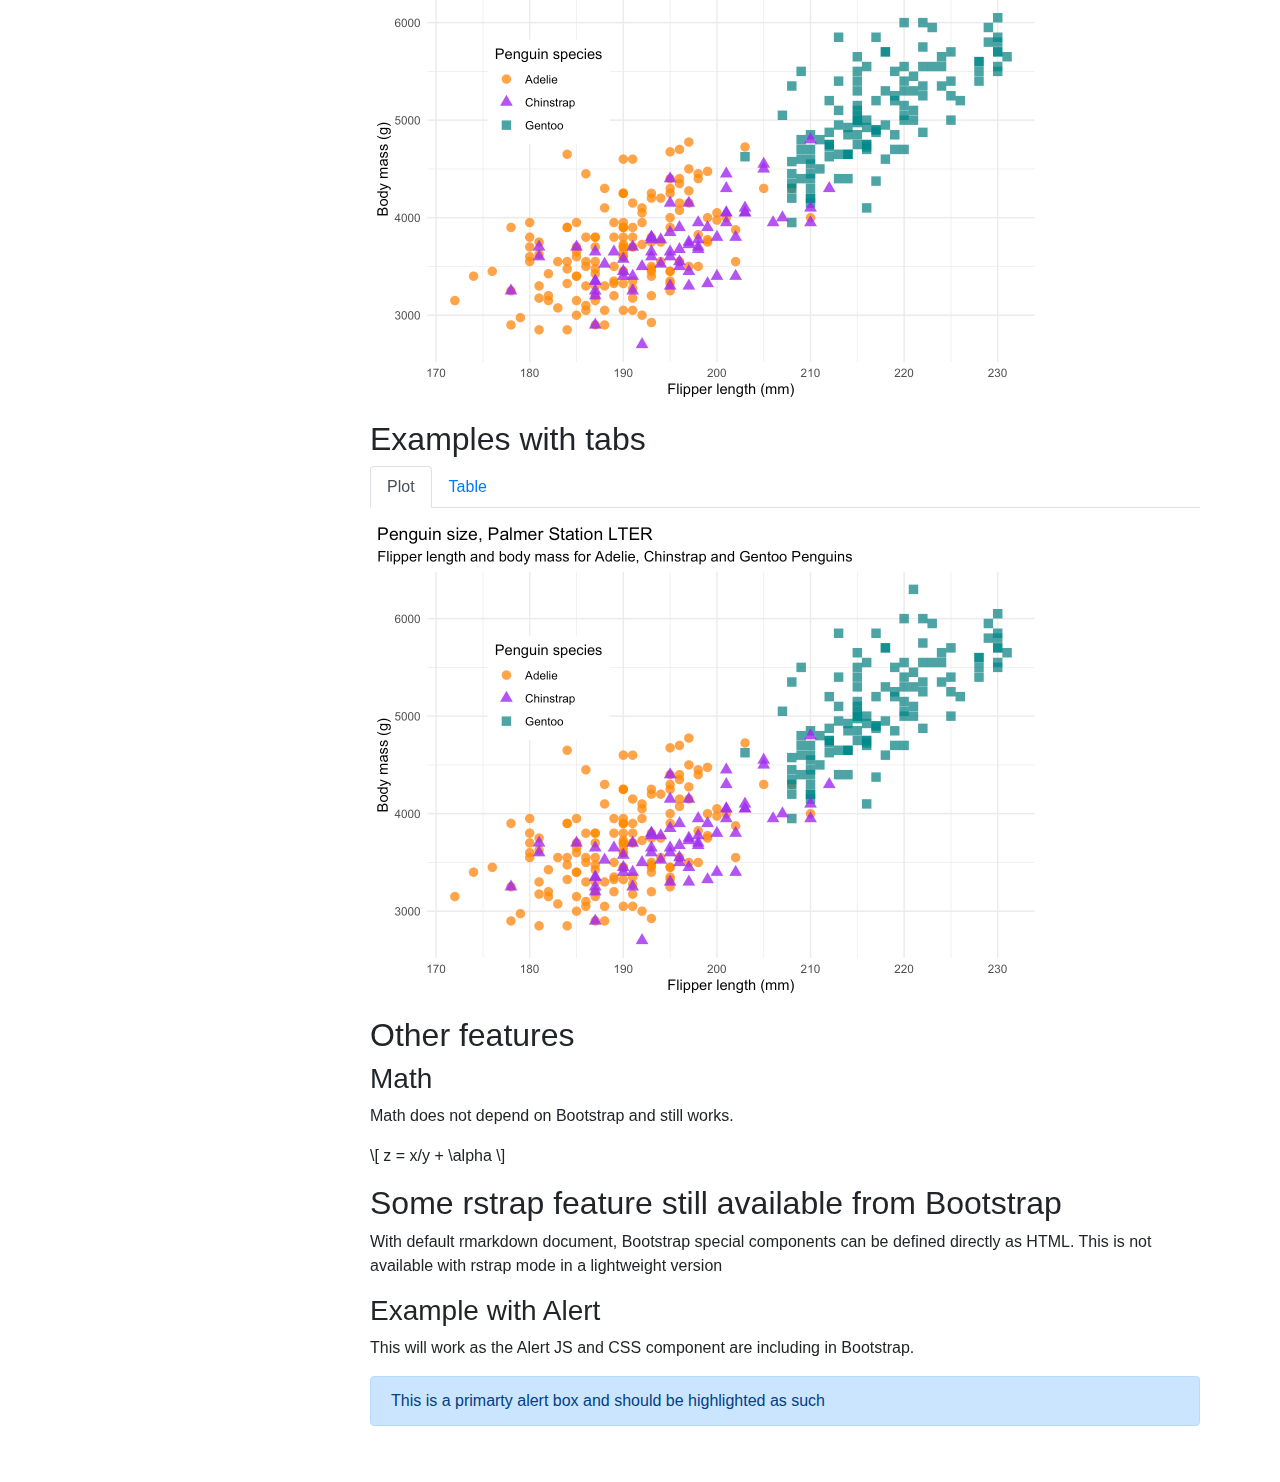
<file: bootstrap.html>
<!DOCTYPE html>

<html>

<head>

<meta charset="utf-8" />
<meta name="generator" content="pandoc" />
<meta http-equiv="X-UA-Compatible" content="IE=EDGE" />




<title>Example using bootstrap</title>

<script src="site_libs/header-attrs-2.8.1/header-attrs.js"></script>
<script src="site_libs/jquery-3.6.0/jquery-3.6.0.min.js"></script>
<meta name="viewport" content="width=device-width, initial-scale=1, shrink-to-fit=no" />
<link href="site_libs/bootstrap-4.6.0/bootstrap.min.css" rel="stylesheet" />
<script src="site_libs/bootstrap-4.6.0/bootstrap.bundle.min.js"></script>
<script src="site_libs/bs3compat-0.2.5.1/tabs.js"></script>
<script src="site_libs/bs3compat-0.2.5.1/bs3compat.js"></script>
<script src="site_libs/jqueryui-1.11.4/jquery-ui.min.js"></script>
<link href="site_libs/tocify-1.9.1/jquery.tocify.css" rel="stylesheet" />
<script src="site_libs/tocify-1.9.1/jquery.tocify.js"></script>
<script src="site_libs/navigation-1.1/tabsets.js"></script>
<script src="site_libs/navigation-1.1/codefolding.js"></script>
<script src="site_libs/navigation-1.1/sourceembed.js"></script>
<link href="site_libs/highlightjs-9.12.0/default.css" rel="stylesheet" />
<script src="site_libs/highlightjs-9.12.0/highlight.js"></script>
<link href="site_libs/anchor-sections-1.0.1/anchor-sections.css" rel="stylesheet" />
<script src="site_libs/anchor-sections-1.0.1/anchor-sections.js"></script>
<script src="site_libs/htmlwidgets-1.5.3/htmlwidgets.js"></script>
<link href="site_libs/datatables-css-0.0.0/datatables-crosstalk.css" rel="stylesheet" />
<script src="site_libs/datatables-binding-0.18/datatables.js"></script>
<link href="site_libs/dt-core-bootstrap4-1.10.20/css/dataTables.bootstrap4.min.css" rel="stylesheet" />
<link href="site_libs/dt-core-bootstrap4-1.10.20/css/dataTables.bootstrap4.extra.css" rel="stylesheet" />
<script src="site_libs/dt-core-bootstrap4-1.10.20/js/jquery.dataTables.min.js"></script>
<script src="site_libs/dt-core-bootstrap4-1.10.20/js/dataTables.bootstrap4.min.js"></script>
<link href="site_libs/crosstalk-1.1.1/css/crosstalk.css" rel="stylesheet" />
<script src="site_libs/crosstalk-1.1.1/js/crosstalk.min.js"></script>

<style type="text/css">
  code{white-space: pre-wrap;}
  span.smallcaps{font-variant: small-caps;}
  span.underline{text-decoration: underline;}
  div.column{display: inline-block; vertical-align: top; width: 50%;}
  div.hanging-indent{margin-left: 1.5em; text-indent: -1.5em;}
  ul.task-list{list-style: none;}
    </style>

<style type="text/css">code{white-space: pre;}</style>
<script type="text/javascript">
if (window.hljs) {
  hljs.configure({languages: []});
  hljs.initHighlightingOnLoad();
  if (document.readyState && document.readyState === "complete") {
    window.setTimeout(function() { hljs.initHighlighting(); }, 0);
  }
}
</script>



<style type="text/css">
#rmd-source-code {
  display: none;
}
</style>





<style type = "text/css">
.main-container {
  max-width: 940px;
  margin-left: auto;
  margin-right: auto;
}
img {
  max-width:100%;
}
.tabbed-pane {
  padding-top: 12px;
}
.html-widget {
  margin-bottom: 20px;
}
button.code-folding-btn:focus {
  outline: none;
}
summary {
  display: list-item;
}
pre code {
  padding: 0;
}
</style>


<style type="text/css">
.dropdown-submenu {
  position: relative;
}
.dropdown-submenu>.dropdown-menu {
  top: 0;
  left: 100%;
  margin-top: -6px;
  margin-left: -1px;
  border-radius: 0 6px 6px 6px;
}
.dropdown-submenu:hover>.dropdown-menu {
  display: block;
}
.dropdown-submenu>a:after {
  display: block;
  content: " ";
  float: right;
  width: 0;
  height: 0;
  border-color: transparent;
  border-style: solid;
  border-width: 5px 0 5px 5px;
  border-left-color: #cccccc;
  margin-top: 5px;
  margin-right: -10px;
}
.dropdown-submenu:hover>a:after {
  border-left-color: #adb5bd;
}
.dropdown-submenu.pull-left {
  float: none;
}
.dropdown-submenu.pull-left>.dropdown-menu {
  left: -100%;
  margin-left: 10px;
  border-radius: 6px 0 6px 6px;
}
</style>

<script type="text/javascript">
// manage active state of menu based on current page
$(document).ready(function () {
  // active menu anchor
  href = window.location.pathname
  href = href.substr(href.lastIndexOf('/') + 1)
  if (href === "")
    href = "index.html";
  var menuAnchor = $('a[href="' + href + '"]');

  // mark it active
  menuAnchor.tab('show');

  // if it's got a parent navbar menu mark it active as well
  menuAnchor.closest('li.dropdown').addClass('active');

  // Navbar adjustments
  var navHeight = $(".navbar").first().height() + 15;
  var style = document.createElement('style');
  var pt = "padding-top: " + navHeight + "px; ";
  var mt = "margin-top: -" + navHeight + "px; ";
  var css = "";
  // offset scroll position for anchor links (for fixed navbar)
  for (var i = 1; i <= 6; i++) {
    css += ".section h" + i + "{ " + pt + mt + "}\n";
  }
  style.innerHTML = "body {" + pt + "padding-bottom: 40px; }\n" + css;
  document.head.appendChild(style);
});
</script>

<!-- tabsets -->

<style type="text/css">
.tabset-dropdown > .nav-tabs {
  display: inline-table;
  max-height: 500px;
  min-height: 44px;
  overflow-y: auto;
  border: 1px solid #ddd;
  border-radius: 4px;
}

.tabset-dropdown > .nav-tabs > li.active:before {
  content: "";
  font-family: 'Glyphicons Halflings';
  display: inline-block;
  padding: 10px;
  border-right: 1px solid #ddd;
}

.tabset-dropdown > .nav-tabs.nav-tabs-open > li.active:before {
  content: "&#xe258;";
  border: none;
}

.tabset-dropdown > .nav-tabs.nav-tabs-open:before {
  content: "";
  font-family: 'Glyphicons Halflings';
  display: inline-block;
  padding: 10px;
  border-right: 1px solid #ddd;
}

.tabset-dropdown > .nav-tabs > li.active {
  display: block;
}

.tabset-dropdown > .nav-tabs > li > a,
.tabset-dropdown > .nav-tabs > li > a:focus,
.tabset-dropdown > .nav-tabs > li > a:hover {
  border: none;
  display: inline-block;
  border-radius: 4px;
  background-color: transparent;
}

.tabset-dropdown > .nav-tabs.nav-tabs-open > li {
  display: block;
  float: none;
}

.tabset-dropdown > .nav-tabs > li {
  display: none;
}
</style>

<!-- code folding -->
<style type="text/css">
.code-folding-btn { margin-bottom: 4px; }
</style>



<style type="text/css">

#TOC {
  margin: 25px 0px 20px 0px;
}
@media (max-width: 768px) {
#TOC {
  position: relative;
  width: 100%;
}
}

@media print {
.toc-content {
  /* see https://github.com/w3c/csswg-drafts/issues/4434 */
  float: right;
}
}

.toc-content {
  padding-left: 30px;
  padding-right: 40px;
}

div.main-container {
  max-width: 1200px;
}

div.tocify {
  width: 20%;
  max-width: 260px;
  max-height: 85%;
}

@media (min-width: 768px) and (max-width: 991px) {
  div.tocify {
    width: 25%;
  }
}

@media (max-width: 767px) {
  div.tocify {
    width: 100%;
    max-width: none;
  }
}

.tocify ul, .tocify li {
  line-height: 20px;
}

.tocify-subheader .tocify-item {
  font-size: 0.90em;
}

.tocify .list-group-item {
  border-radius: 0px;
}


</style>



</head>

<body>


<div class="container-fluid main-container">


<!-- setup 3col/9col grid for toc_float and main content  -->
<div class="row">
<div class="col-xs-12 col-sm-4 col-md-3">
<div id="TOC" class="tocify">
</div>
</div>

<div class="toc-content col-xs-12 col-sm-8 col-md-9">




<div class="navbar navbar-default  navbar-fixed-top" role="navigation">
  <div class="container">
    <div class="navbar-header">
      <button type="button" class="navbar-toggle collapsed" data-toggle="collapse" data-target="#navbar">
        <span class="icon-bar"></span>
        <span class="icon-bar"></span>
        <span class="icon-bar"></span>
      </button>
      <a class="navbar-brand" href="index.html">rstrap Demo Website</a>
    </div>
    <div id="navbar" class="navbar-collapse collapse">
      <ul class="nav navbar-nav">
        <li>
  <a href="index.html">About this demo website</a>
</li>
<li>
  <a href="rstrap.html">Example in rstrap mode</a>
</li>
<li>
  <a href="bootstrap.html">Using Bootstrap directly</a>
</li>
      </ul>
      <ul class="nav navbar-nav navbar-right">
        
      </ul>
    </div><!--/.nav-collapse -->
  </div><!--/.container -->
</div><!--/.navbar -->

<div id="header">

<div class="btn-group pull-right float-right">
<button type="button" class="btn btn-default btn-xs btn-secondary btn-sm dropdown-toggle" data-toggle="dropdown" aria-haspopup="true" aria-expanded="false"><span>Code</span> <span class="caret"></span></button>
<ul class="dropdown-menu dropdown-menu-right" style="min-width: 50px;">
<li><a id="rmd-show-all-code" href="#">Show All Code</a></li>
<li><a id="rmd-hide-all-code" href="#">Hide All Code</a></li>
<li role="separator" class="divider"></li>
<li><a id="rmd-download-source" href="#">Download Rmd</a></li>
</ul>
</div>



<h1 class="title toc-ignore">Example using bootstrap</h1>

</div>


<div id="about-r-markdown-and-bootstrap" class="section level1">
<h1>About R Markdown and Bootstrap</h1>
<p>R Markdown document uses Bootstrap by default to enable some features (tabs, navbar, …) and allow easy theming. These requires Bootstrap because they use some of its default component i.e Buttons, Dropdown, Navbar, Navs, …</p>
<p>In this document, we add basic component (text, table, plot) and we use the Bootstrap dependents features to show how it will render when rstrap mode is activated.</p>
<style type="text/css">
div.alert > p:last-child {
    margin-bottom: 0;
}

div.alert + p {
  text-align: right;
}
</style>
<div class="alert alert-success" role="alert">
<p><span class="glyphicon glyphicon-info-sign"></span> This documents is using Bootstrap dependency and not rstrap. This is why the default theming is a bit difference. See Browser inspector to check for dependencies in HTML’s <code>&lt;head&gt;</code></p>
</div>
<p><small><span class="glyphicon glyphicon-arrow-up"></span> and that is why this alert box and icons are showing.</small></p>
<p>YAML header is this document is</p>
<pre class="yaml"><code>output: 
  html_document:
    code_download: true
    code_folding: hide
    toc: true
    toc_float: true</code></pre>
<p>No need to change the output format field to opt-in to rstrap - it is done automatically depending on opt-in condition. See <a href="index.html">Home page</a></p>
<div id="navbar" class="section level2">
<h2>Navbar</h2>
<p>This website is built with R Markdown website generator and the navbar is the one used with rstrap mode.</p>
</div>
<div id="code-folding" class="section level2">
<h2>Code Folding</h2>
<p>This document uses <code>code_folding: hide</code> in YAML header.</p>
</div>
<div id="table-of-content" class="section level2">
<h2>Table of content</h2>
<p>This document uses</p>
<pre class="yaml"><code>toc: true
toc_float: true</code></pre>
<p>to add a TOC in the document</p>
</div>
<div id="code-download-button" class="section level2">
<h2>Code download button</h2>
<p>This document source code is embedded in the HTML page and available using the Code Download button. <code>code_download: true</code> has been set in YAML header.</p>
</div>
</div>
<div id="including-a-table" class="section level1">
<h1>Including a table</h1>
<div id="gt" class="section level2">
<h2>Using GT</h2>
<p>This is a table using gt package</p>
<pre class="r"><code>library(palmerpenguins)
library(gt)

penguins %&gt;% 
  head(10) %&gt;%
  gt() %&gt;%
  tab_header(md(&quot;Head (10 rows) of _penguins_ dataset from **palmerpenguins**&quot;)) %&gt;%
  tab_source_note(md(&quot;datasource: **palmerpinguins** R package.&quot;))</code></pre>
<div id="ytrjfydevm" style="overflow-x:auto;overflow-y:auto;width:auto;height:auto;">
<style>html {
  font-family: -apple-system, BlinkMacSystemFont, 'Segoe UI', Roboto, Oxygen, Ubuntu, Cantarell, 'Helvetica Neue', 'Fira Sans', 'Droid Sans', Arial, sans-serif;
}

#ytrjfydevm .gt_table {
  display: table;
  border-collapse: collapse;
  margin-left: auto;
  margin-right: auto;
  color: #333333;
  font-size: 16px;
  font-weight: normal;
  font-style: normal;
  background-color: #FFFFFF;
  width: auto;
  border-top-style: solid;
  border-top-width: 2px;
  border-top-color: #A8A8A8;
  border-right-style: none;
  border-right-width: 2px;
  border-right-color: #D3D3D3;
  border-bottom-style: solid;
  border-bottom-width: 2px;
  border-bottom-color: #A8A8A8;
  border-left-style: none;
  border-left-width: 2px;
  border-left-color: #D3D3D3;
}

#ytrjfydevm .gt_heading {
  background-color: #FFFFFF;
  text-align: center;
  border-bottom-color: #FFFFFF;
  border-left-style: none;
  border-left-width: 1px;
  border-left-color: #D3D3D3;
  border-right-style: none;
  border-right-width: 1px;
  border-right-color: #D3D3D3;
}

#ytrjfydevm .gt_title {
  color: #333333;
  font-size: 125%;
  font-weight: initial;
  padding-top: 4px;
  padding-bottom: 4px;
  border-bottom-color: #FFFFFF;
  border-bottom-width: 0;
}

#ytrjfydevm .gt_subtitle {
  color: #333333;
  font-size: 85%;
  font-weight: initial;
  padding-top: 0;
  padding-bottom: 4px;
  border-top-color: #FFFFFF;
  border-top-width: 0;
}

#ytrjfydevm .gt_bottom_border {
  border-bottom-style: solid;
  border-bottom-width: 2px;
  border-bottom-color: #D3D3D3;
}

#ytrjfydevm .gt_col_headings {
  border-top-style: solid;
  border-top-width: 2px;
  border-top-color: #D3D3D3;
  border-bottom-style: solid;
  border-bottom-width: 2px;
  border-bottom-color: #D3D3D3;
  border-left-style: none;
  border-left-width: 1px;
  border-left-color: #D3D3D3;
  border-right-style: none;
  border-right-width: 1px;
  border-right-color: #D3D3D3;
}

#ytrjfydevm .gt_col_heading {
  color: #333333;
  background-color: #FFFFFF;
  font-size: 100%;
  font-weight: normal;
  text-transform: inherit;
  border-left-style: none;
  border-left-width: 1px;
  border-left-color: #D3D3D3;
  border-right-style: none;
  border-right-width: 1px;
  border-right-color: #D3D3D3;
  vertical-align: bottom;
  padding-top: 5px;
  padding-bottom: 6px;
  padding-left: 5px;
  padding-right: 5px;
  overflow-x: hidden;
}

#ytrjfydevm .gt_column_spanner_outer {
  color: #333333;
  background-color: #FFFFFF;
  font-size: 100%;
  font-weight: normal;
  text-transform: inherit;
  padding-top: 0;
  padding-bottom: 0;
  padding-left: 4px;
  padding-right: 4px;
}

#ytrjfydevm .gt_column_spanner_outer:first-child {
  padding-left: 0;
}

#ytrjfydevm .gt_column_spanner_outer:last-child {
  padding-right: 0;
}

#ytrjfydevm .gt_column_spanner {
  border-bottom-style: solid;
  border-bottom-width: 2px;
  border-bottom-color: #D3D3D3;
  vertical-align: bottom;
  padding-top: 5px;
  padding-bottom: 6px;
  overflow-x: hidden;
  display: inline-block;
  width: 100%;
}

#ytrjfydevm .gt_group_heading {
  padding: 8px;
  color: #333333;
  background-color: #FFFFFF;
  font-size: 100%;
  font-weight: initial;
  text-transform: inherit;
  border-top-style: solid;
  border-top-width: 2px;
  border-top-color: #D3D3D3;
  border-bottom-style: solid;
  border-bottom-width: 2px;
  border-bottom-color: #D3D3D3;
  border-left-style: none;
  border-left-width: 1px;
  border-left-color: #D3D3D3;
  border-right-style: none;
  border-right-width: 1px;
  border-right-color: #D3D3D3;
  vertical-align: middle;
}

#ytrjfydevm .gt_empty_group_heading {
  padding: 0.5px;
  color: #333333;
  background-color: #FFFFFF;
  font-size: 100%;
  font-weight: initial;
  border-top-style: solid;
  border-top-width: 2px;
  border-top-color: #D3D3D3;
  border-bottom-style: solid;
  border-bottom-width: 2px;
  border-bottom-color: #D3D3D3;
  vertical-align: middle;
}

#ytrjfydevm .gt_from_md > :first-child {
  margin-top: 0;
}

#ytrjfydevm .gt_from_md > :last-child {
  margin-bottom: 0;
}

#ytrjfydevm .gt_row {
  padding-top: 8px;
  padding-bottom: 8px;
  padding-left: 5px;
  padding-right: 5px;
  margin: 10px;
  border-top-style: solid;
  border-top-width: 1px;
  border-top-color: #D3D3D3;
  border-left-style: none;
  border-left-width: 1px;
  border-left-color: #D3D3D3;
  border-right-style: none;
  border-right-width: 1px;
  border-right-color: #D3D3D3;
  vertical-align: middle;
  overflow-x: hidden;
}

#ytrjfydevm .gt_stub {
  color: #333333;
  background-color: #FFFFFF;
  font-size: 100%;
  font-weight: initial;
  text-transform: inherit;
  border-right-style: solid;
  border-right-width: 2px;
  border-right-color: #D3D3D3;
  padding-left: 12px;
}

#ytrjfydevm .gt_summary_row {
  color: #333333;
  background-color: #FFFFFF;
  text-transform: inherit;
  padding-top: 8px;
  padding-bottom: 8px;
  padding-left: 5px;
  padding-right: 5px;
}

#ytrjfydevm .gt_first_summary_row {
  padding-top: 8px;
  padding-bottom: 8px;
  padding-left: 5px;
  padding-right: 5px;
  border-top-style: solid;
  border-top-width: 2px;
  border-top-color: #D3D3D3;
}

#ytrjfydevm .gt_grand_summary_row {
  color: #333333;
  background-color: #FFFFFF;
  text-transform: inherit;
  padding-top: 8px;
  padding-bottom: 8px;
  padding-left: 5px;
  padding-right: 5px;
}

#ytrjfydevm .gt_first_grand_summary_row {
  padding-top: 8px;
  padding-bottom: 8px;
  padding-left: 5px;
  padding-right: 5px;
  border-top-style: double;
  border-top-width: 6px;
  border-top-color: #D3D3D3;
}

#ytrjfydevm .gt_striped {
  background-color: rgba(128, 128, 128, 0.05);
}

#ytrjfydevm .gt_table_body {
  border-top-style: solid;
  border-top-width: 2px;
  border-top-color: #D3D3D3;
  border-bottom-style: solid;
  border-bottom-width: 2px;
  border-bottom-color: #D3D3D3;
}

#ytrjfydevm .gt_footnotes {
  color: #333333;
  background-color: #FFFFFF;
  border-bottom-style: none;
  border-bottom-width: 2px;
  border-bottom-color: #D3D3D3;
  border-left-style: none;
  border-left-width: 2px;
  border-left-color: #D3D3D3;
  border-right-style: none;
  border-right-width: 2px;
  border-right-color: #D3D3D3;
}

#ytrjfydevm .gt_footnote {
  margin: 0px;
  font-size: 90%;
  padding: 4px;
}

#ytrjfydevm .gt_sourcenotes {
  color: #333333;
  background-color: #FFFFFF;
  border-bottom-style: none;
  border-bottom-width: 2px;
  border-bottom-color: #D3D3D3;
  border-left-style: none;
  border-left-width: 2px;
  border-left-color: #D3D3D3;
  border-right-style: none;
  border-right-width: 2px;
  border-right-color: #D3D3D3;
}

#ytrjfydevm .gt_sourcenote {
  font-size: 90%;
  padding: 4px;
}

#ytrjfydevm .gt_left {
  text-align: left;
}

#ytrjfydevm .gt_center {
  text-align: center;
}

#ytrjfydevm .gt_right {
  text-align: right;
  font-variant-numeric: tabular-nums;
}

#ytrjfydevm .gt_font_normal {
  font-weight: normal;
}

#ytrjfydevm .gt_font_bold {
  font-weight: bold;
}

#ytrjfydevm .gt_font_italic {
  font-style: italic;
}

#ytrjfydevm .gt_super {
  font-size: 65%;
}

#ytrjfydevm .gt_footnote_marks {
  font-style: italic;
  font-weight: normal;
  font-size: 65%;
}
</style>
<table class="gt_table">
  <thead class="gt_header">
    <tr>
      <th colspan="8" class="gt_heading gt_title gt_font_normal gt_bottom_border" style>Head (10 rows) of <em>penguins</em> dataset from <strong>palmerpenguins</strong></th>
    </tr>
    
  </thead>
  <thead class="gt_col_headings">
    <tr>
      <th class="gt_col_heading gt_columns_bottom_border gt_center" rowspan="1" colspan="1">species</th>
      <th class="gt_col_heading gt_columns_bottom_border gt_center" rowspan="1" colspan="1">island</th>
      <th class="gt_col_heading gt_columns_bottom_border gt_right" rowspan="1" colspan="1">bill_length_mm</th>
      <th class="gt_col_heading gt_columns_bottom_border gt_right" rowspan="1" colspan="1">bill_depth_mm</th>
      <th class="gt_col_heading gt_columns_bottom_border gt_right" rowspan="1" colspan="1">flipper_length_mm</th>
      <th class="gt_col_heading gt_columns_bottom_border gt_right" rowspan="1" colspan="1">body_mass_g</th>
      <th class="gt_col_heading gt_columns_bottom_border gt_center" rowspan="1" colspan="1">sex</th>
      <th class="gt_col_heading gt_columns_bottom_border gt_right" rowspan="1" colspan="1">year</th>
    </tr>
  </thead>
  <tbody class="gt_table_body">
    <tr><td class="gt_row gt_center">Adelie</td>
<td class="gt_row gt_center">Torgersen</td>
<td class="gt_row gt_right">39.1</td>
<td class="gt_row gt_right">18.7</td>
<td class="gt_row gt_right">181</td>
<td class="gt_row gt_right">3750</td>
<td class="gt_row gt_center">male</td>
<td class="gt_row gt_right">2007</td></tr>
    <tr><td class="gt_row gt_center">Adelie</td>
<td class="gt_row gt_center">Torgersen</td>
<td class="gt_row gt_right">39.5</td>
<td class="gt_row gt_right">17.4</td>
<td class="gt_row gt_right">186</td>
<td class="gt_row gt_right">3800</td>
<td class="gt_row gt_center">female</td>
<td class="gt_row gt_right">2007</td></tr>
    <tr><td class="gt_row gt_center">Adelie</td>
<td class="gt_row gt_center">Torgersen</td>
<td class="gt_row gt_right">40.3</td>
<td class="gt_row gt_right">18.0</td>
<td class="gt_row gt_right">195</td>
<td class="gt_row gt_right">3250</td>
<td class="gt_row gt_center">female</td>
<td class="gt_row gt_right">2007</td></tr>
    <tr><td class="gt_row gt_center">Adelie</td>
<td class="gt_row gt_center">Torgersen</td>
<td class="gt_row gt_right">NA</td>
<td class="gt_row gt_right">NA</td>
<td class="gt_row gt_right">NA</td>
<td class="gt_row gt_right">NA</td>
<td class="gt_row gt_center">NA</td>
<td class="gt_row gt_right">2007</td></tr>
    <tr><td class="gt_row gt_center">Adelie</td>
<td class="gt_row gt_center">Torgersen</td>
<td class="gt_row gt_right">36.7</td>
<td class="gt_row gt_right">19.3</td>
<td class="gt_row gt_right">193</td>
<td class="gt_row gt_right">3450</td>
<td class="gt_row gt_center">female</td>
<td class="gt_row gt_right">2007</td></tr>
    <tr><td class="gt_row gt_center">Adelie</td>
<td class="gt_row gt_center">Torgersen</td>
<td class="gt_row gt_right">39.3</td>
<td class="gt_row gt_right">20.6</td>
<td class="gt_row gt_right">190</td>
<td class="gt_row gt_right">3650</td>
<td class="gt_row gt_center">male</td>
<td class="gt_row gt_right">2007</td></tr>
    <tr><td class="gt_row gt_center">Adelie</td>
<td class="gt_row gt_center">Torgersen</td>
<td class="gt_row gt_right">38.9</td>
<td class="gt_row gt_right">17.8</td>
<td class="gt_row gt_right">181</td>
<td class="gt_row gt_right">3625</td>
<td class="gt_row gt_center">female</td>
<td class="gt_row gt_right">2007</td></tr>
    <tr><td class="gt_row gt_center">Adelie</td>
<td class="gt_row gt_center">Torgersen</td>
<td class="gt_row gt_right">39.2</td>
<td class="gt_row gt_right">19.6</td>
<td class="gt_row gt_right">195</td>
<td class="gt_row gt_right">4675</td>
<td class="gt_row gt_center">male</td>
<td class="gt_row gt_right">2007</td></tr>
    <tr><td class="gt_row gt_center">Adelie</td>
<td class="gt_row gt_center">Torgersen</td>
<td class="gt_row gt_right">34.1</td>
<td class="gt_row gt_right">18.1</td>
<td class="gt_row gt_right">193</td>
<td class="gt_row gt_right">3475</td>
<td class="gt_row gt_center">NA</td>
<td class="gt_row gt_right">2007</td></tr>
    <tr><td class="gt_row gt_center">Adelie</td>
<td class="gt_row gt_center">Torgersen</td>
<td class="gt_row gt_right">42.0</td>
<td class="gt_row gt_right">20.2</td>
<td class="gt_row gt_right">190</td>
<td class="gt_row gt_right">4250</td>
<td class="gt_row gt_center">NA</td>
<td class="gt_row gt_right">2007</td></tr>
  </tbody>
  <tfoot class="gt_sourcenotes">
    <tr>
      <td class="gt_sourcenote" colspan="8">datasource: <strong>palmerpinguins</strong> R package.</td>
    </tr>
  </tfoot>
  
</table>
</div>
<p><br></p>
</div>
<div id="dt-table" class="section level2">
<h2>Using DT</h2>
<p>Another type of table is interactive HTML table like those with the package <strong>DT</strong></p>
<pre class="r"><code>DT::datatable(head(penguins, 50), class = &#39;cell-border stripe&#39;,
              caption = &#39;Table 2: Penguins data using DT&#39;)</code></pre>
<div id="htmlwidget-284606e2e9bf1a056419" style="width:100%;height:auto;" class="datatables html-widget"></div>
<script type="application/json" data-for="htmlwidget-284606e2e9bf1a056419">{"x":{"style":"bootstrap4","filter":"none","caption":"<caption>Table 2: Penguins data using DT<\/caption>","data":[["1","2","3","4","5","6","7","8","9","10","11","12","13","14","15","16","17","18","19","20","21","22","23","24","25","26","27","28","29","30","31","32","33","34","35","36","37","38","39","40","41","42","43","44","45","46","47","48","49","50"],["Adelie","Adelie","Adelie","Adelie","Adelie","Adelie","Adelie","Adelie","Adelie","Adelie","Adelie","Adelie","Adelie","Adelie","Adelie","Adelie","Adelie","Adelie","Adelie","Adelie","Adelie","Adelie","Adelie","Adelie","Adelie","Adelie","Adelie","Adelie","Adelie","Adelie","Adelie","Adelie","Adelie","Adelie","Adelie","Adelie","Adelie","Adelie","Adelie","Adelie","Adelie","Adelie","Adelie","Adelie","Adelie","Adelie","Adelie","Adelie","Adelie","Adelie"],["Torgersen","Torgersen","Torgersen","Torgersen","Torgersen","Torgersen","Torgersen","Torgersen","Torgersen","Torgersen","Torgersen","Torgersen","Torgersen","Torgersen","Torgersen","Torgersen","Torgersen","Torgersen","Torgersen","Torgersen","Biscoe","Biscoe","Biscoe","Biscoe","Biscoe","Biscoe","Biscoe","Biscoe","Biscoe","Biscoe","Dream","Dream","Dream","Dream","Dream","Dream","Dream","Dream","Dream","Dream","Dream","Dream","Dream","Dream","Dream","Dream","Dream","Dream","Dream","Dream"],[39.1,39.5,40.3,null,36.7,39.3,38.9,39.2,34.1,42,37.8,37.8,41.1,38.6,34.6,36.6,38.7,42.5,34.4,46,37.8,37.7,35.9,38.2,38.8,35.3,40.6,40.5,37.9,40.5,39.5,37.2,39.5,40.9,36.4,39.2,38.8,42.2,37.6,39.8,36.5,40.8,36,44.1,37,39.6,41.1,37.5,36,42.3],[18.7,17.4,18,null,19.3,20.6,17.8,19.6,18.1,20.2,17.1,17.3,17.6,21.2,21.1,17.8,19,20.7,18.4,21.5,18.3,18.7,19.2,18.1,17.2,18.9,18.6,17.9,18.6,18.9,16.7,18.1,17.8,18.9,17,21.1,20,18.5,19.3,19.1,18,18.4,18.5,19.7,16.9,18.8,19,18.9,17.9,21.2],[181,186,195,null,193,190,181,195,193,190,186,180,182,191,198,185,195,197,184,194,174,180,189,185,180,187,183,187,172,180,178,178,188,184,195,196,190,180,181,184,182,195,186,196,185,190,182,179,190,191],[3750,3800,3250,null,3450,3650,3625,4675,3475,4250,3300,3700,3200,3800,4400,3700,3450,4500,3325,4200,3400,3600,3800,3950,3800,3800,3550,3200,3150,3950,3250,3900,3300,3900,3325,4150,3950,3550,3300,4650,3150,3900,3100,4400,3000,4600,3425,2975,3450,4150],["male","female","female",null,"female","male","female","male",null,null,null,null,"female","male","male","female","female","male","female","male","female","male","female","male","male","female","male","female","female","male","female","male","female","male","female","male","male","female","female","male","female","male","female","male","female","male","male",null,"female","male"],[2007,2007,2007,2007,2007,2007,2007,2007,2007,2007,2007,2007,2007,2007,2007,2007,2007,2007,2007,2007,2007,2007,2007,2007,2007,2007,2007,2007,2007,2007,2007,2007,2007,2007,2007,2007,2007,2007,2007,2007,2007,2007,2007,2007,2007,2007,2007,2007,2007,2007]],"container":"<table class=\"table table-bordered table-striped\">\n  <thead>\n    <tr>\n      <th> <\/th>\n      <th>species<\/th>\n      <th>island<\/th>\n      <th>bill_length_mm<\/th>\n      <th>bill_depth_mm<\/th>\n      <th>flipper_length_mm<\/th>\n      <th>body_mass_g<\/th>\n      <th>sex<\/th>\n      <th>year<\/th>\n    <\/tr>\n  <\/thead>\n<\/table>","options":{"columnDefs":[{"className":"dt-right","targets":[3,4,5,6,8]},{"orderable":false,"targets":0}],"order":[],"autoWidth":false,"orderClasses":false}},"evals":[],"jsHooks":[]}</script>
<p>By default, in recent version of <strong>DT</strong>, <code>style = "auto"</code> - this means that DT will use Bootstrap styling by default only if <strong>bslib</strong> package is in use (Shiny Apps or Rmd document using <strong>bslib</strong>). Otherwise, it will use default <a href="https://datatables.net/manual/styling/classes">DataTable styling</a>. By setting <code>style = "default"</code>, this insure not Bootstrap related styling.</p>
<blockquote>
<p><strong>DT</strong> does not come with Bootstrap, it assumes that it is available already on the page when <code>style = "bootstrap"</code> is used.</p>
</blockquote>
<p>This means that the table above will be different depending on which document you are viewing, the one with Bootstrap or the one with rstrap.</p>
</div>
<div id="including-plots" class="section level2">
<h2>Including Plots</h2>
<p>You can also embed plots, for example:</p>
<pre class="r"><code>library(ggplot2)
mass_flipper &lt;- ggplot(data = penguins,
                       aes(x = flipper_length_mm,
                           y = body_mass_g)) +
  geom_point(aes(color = species,
                 shape = species),
             size = 3,
             alpha = 0.8) +
  theme_minimal() +
  scale_color_manual(values = c(&quot;darkorange&quot;,&quot;purple&quot;,&quot;cyan4&quot;)) +
  labs(title = &quot;Penguin size, Palmer Station LTER&quot;,
       subtitle = &quot;Flipper length and body mass for Adelie, Chinstrap and Gentoo Penguins&quot;,
       x = &quot;Flipper length (mm)&quot;,
       y = &quot;Body mass (g)&quot;,
       color = &quot;Penguin species&quot;,
       shape = &quot;Penguin species&quot;) +
  theme(legend.position = c(0.2, 0.7),
        legend.background = element_rect(fill = &quot;white&quot;, color = NA),
        plot.title.position = &quot;plot&quot;,
        plot.caption = element_text(hjust = 0, face= &quot;italic&quot;),
        plot.caption.position = &quot;plot&quot;)

mass_flipper</code></pre>
<p><img src="bootstrap_files/figure-html/mass_flipper-1.png" title="Penguin mass vs. flipper length" alt="Penguin mass vs. flipper length" width="672" /></p>
</div>
<div id="examples-with-tabs" class="section level2 tabset">
<h2 class="tabset">Examples with tabs</h2>
<div id="plot" class="section level3">
<h3>Plot</h3>
<p><img src="bootstrap_files/figure-html/mass_flipper-1.png" title="Penguin mass vs. flipper length" alt="Penguin mass vs. flipper length" width="672" /></p>
</div>
<div id="table" class="section level3">
<h3>Table</h3>
<div id="iggcjfezvk" style="overflow-x:auto;overflow-y:auto;width:auto;height:auto;">
<style>html {
  font-family: -apple-system, BlinkMacSystemFont, 'Segoe UI', Roboto, Oxygen, Ubuntu, Cantarell, 'Helvetica Neue', 'Fira Sans', 'Droid Sans', Arial, sans-serif;
}

#iggcjfezvk .gt_table {
  display: table;
  border-collapse: collapse;
  margin-left: auto;
  margin-right: auto;
  color: #333333;
  font-size: 16px;
  font-weight: normal;
  font-style: normal;
  background-color: #FFFFFF;
  width: auto;
  border-top-style: solid;
  border-top-width: 2px;
  border-top-color: #A8A8A8;
  border-right-style: none;
  border-right-width: 2px;
  border-right-color: #D3D3D3;
  border-bottom-style: solid;
  border-bottom-width: 2px;
  border-bottom-color: #A8A8A8;
  border-left-style: none;
  border-left-width: 2px;
  border-left-color: #D3D3D3;
}

#iggcjfezvk .gt_heading {
  background-color: #FFFFFF;
  text-align: center;
  border-bottom-color: #FFFFFF;
  border-left-style: none;
  border-left-width: 1px;
  border-left-color: #D3D3D3;
  border-right-style: none;
  border-right-width: 1px;
  border-right-color: #D3D3D3;
}

#iggcjfezvk .gt_title {
  color: #333333;
  font-size: 125%;
  font-weight: initial;
  padding-top: 4px;
  padding-bottom: 4px;
  border-bottom-color: #FFFFFF;
  border-bottom-width: 0;
}

#iggcjfezvk .gt_subtitle {
  color: #333333;
  font-size: 85%;
  font-weight: initial;
  padding-top: 0;
  padding-bottom: 4px;
  border-top-color: #FFFFFF;
  border-top-width: 0;
}

#iggcjfezvk .gt_bottom_border {
  border-bottom-style: solid;
  border-bottom-width: 2px;
  border-bottom-color: #D3D3D3;
}

#iggcjfezvk .gt_col_headings {
  border-top-style: solid;
  border-top-width: 2px;
  border-top-color: #D3D3D3;
  border-bottom-style: solid;
  border-bottom-width: 2px;
  border-bottom-color: #D3D3D3;
  border-left-style: none;
  border-left-width: 1px;
  border-left-color: #D3D3D3;
  border-right-style: none;
  border-right-width: 1px;
  border-right-color: #D3D3D3;
}

#iggcjfezvk .gt_col_heading {
  color: #333333;
  background-color: #FFFFFF;
  font-size: 100%;
  font-weight: normal;
  text-transform: inherit;
  border-left-style: none;
  border-left-width: 1px;
  border-left-color: #D3D3D3;
  border-right-style: none;
  border-right-width: 1px;
  border-right-color: #D3D3D3;
  vertical-align: bottom;
  padding-top: 5px;
  padding-bottom: 6px;
  padding-left: 5px;
  padding-right: 5px;
  overflow-x: hidden;
}

#iggcjfezvk .gt_column_spanner_outer {
  color: #333333;
  background-color: #FFFFFF;
  font-size: 100%;
  font-weight: normal;
  text-transform: inherit;
  padding-top: 0;
  padding-bottom: 0;
  padding-left: 4px;
  padding-right: 4px;
}

#iggcjfezvk .gt_column_spanner_outer:first-child {
  padding-left: 0;
}

#iggcjfezvk .gt_column_spanner_outer:last-child {
  padding-right: 0;
}

#iggcjfezvk .gt_column_spanner {
  border-bottom-style: solid;
  border-bottom-width: 2px;
  border-bottom-color: #D3D3D3;
  vertical-align: bottom;
  padding-top: 5px;
  padding-bottom: 6px;
  overflow-x: hidden;
  display: inline-block;
  width: 100%;
}

#iggcjfezvk .gt_group_heading {
  padding: 8px;
  color: #333333;
  background-color: #FFFFFF;
  font-size: 100%;
  font-weight: initial;
  text-transform: inherit;
  border-top-style: solid;
  border-top-width: 2px;
  border-top-color: #D3D3D3;
  border-bottom-style: solid;
  border-bottom-width: 2px;
  border-bottom-color: #D3D3D3;
  border-left-style: none;
  border-left-width: 1px;
  border-left-color: #D3D3D3;
  border-right-style: none;
  border-right-width: 1px;
  border-right-color: #D3D3D3;
  vertical-align: middle;
}

#iggcjfezvk .gt_empty_group_heading {
  padding: 0.5px;
  color: #333333;
  background-color: #FFFFFF;
  font-size: 100%;
  font-weight: initial;
  border-top-style: solid;
  border-top-width: 2px;
  border-top-color: #D3D3D3;
  border-bottom-style: solid;
  border-bottom-width: 2px;
  border-bottom-color: #D3D3D3;
  vertical-align: middle;
}

#iggcjfezvk .gt_from_md > :first-child {
  margin-top: 0;
}

#iggcjfezvk .gt_from_md > :last-child {
  margin-bottom: 0;
}

#iggcjfezvk .gt_row {
  padding-top: 8px;
  padding-bottom: 8px;
  padding-left: 5px;
  padding-right: 5px;
  margin: 10px;
  border-top-style: solid;
  border-top-width: 1px;
  border-top-color: #D3D3D3;
  border-left-style: none;
  border-left-width: 1px;
  border-left-color: #D3D3D3;
  border-right-style: none;
  border-right-width: 1px;
  border-right-color: #D3D3D3;
  vertical-align: middle;
  overflow-x: hidden;
}

#iggcjfezvk .gt_stub {
  color: #333333;
  background-color: #FFFFFF;
  font-size: 100%;
  font-weight: initial;
  text-transform: inherit;
  border-right-style: solid;
  border-right-width: 2px;
  border-right-color: #D3D3D3;
  padding-left: 12px;
}

#iggcjfezvk .gt_summary_row {
  color: #333333;
  background-color: #FFFFFF;
  text-transform: inherit;
  padding-top: 8px;
  padding-bottom: 8px;
  padding-left: 5px;
  padding-right: 5px;
}

#iggcjfezvk .gt_first_summary_row {
  padding-top: 8px;
  padding-bottom: 8px;
  padding-left: 5px;
  padding-right: 5px;
  border-top-style: solid;
  border-top-width: 2px;
  border-top-color: #D3D3D3;
}

#iggcjfezvk .gt_grand_summary_row {
  color: #333333;
  background-color: #FFFFFF;
  text-transform: inherit;
  padding-top: 8px;
  padding-bottom: 8px;
  padding-left: 5px;
  padding-right: 5px;
}

#iggcjfezvk .gt_first_grand_summary_row {
  padding-top: 8px;
  padding-bottom: 8px;
  padding-left: 5px;
  padding-right: 5px;
  border-top-style: double;
  border-top-width: 6px;
  border-top-color: #D3D3D3;
}

#iggcjfezvk .gt_striped {
  background-color: rgba(128, 128, 128, 0.05);
}

#iggcjfezvk .gt_table_body {
  border-top-style: solid;
  border-top-width: 2px;
  border-top-color: #D3D3D3;
  border-bottom-style: solid;
  border-bottom-width: 2px;
  border-bottom-color: #D3D3D3;
}

#iggcjfezvk .gt_footnotes {
  color: #333333;
  background-color: #FFFFFF;
  border-bottom-style: none;
  border-bottom-width: 2px;
  border-bottom-color: #D3D3D3;
  border-left-style: none;
  border-left-width: 2px;
  border-left-color: #D3D3D3;
  border-right-style: none;
  border-right-width: 2px;
  border-right-color: #D3D3D3;
}

#iggcjfezvk .gt_footnote {
  margin: 0px;
  font-size: 90%;
  padding: 4px;
}

#iggcjfezvk .gt_sourcenotes {
  color: #333333;
  background-color: #FFFFFF;
  border-bottom-style: none;
  border-bottom-width: 2px;
  border-bottom-color: #D3D3D3;
  border-left-style: none;
  border-left-width: 2px;
  border-left-color: #D3D3D3;
  border-right-style: none;
  border-right-width: 2px;
  border-right-color: #D3D3D3;
}

#iggcjfezvk .gt_sourcenote {
  font-size: 90%;
  padding: 4px;
}

#iggcjfezvk .gt_left {
  text-align: left;
}

#iggcjfezvk .gt_center {
  text-align: center;
}

#iggcjfezvk .gt_right {
  text-align: right;
  font-variant-numeric: tabular-nums;
}

#iggcjfezvk .gt_font_normal {
  font-weight: normal;
}

#iggcjfezvk .gt_font_bold {
  font-weight: bold;
}

#iggcjfezvk .gt_font_italic {
  font-style: italic;
}

#iggcjfezvk .gt_super {
  font-size: 65%;
}

#iggcjfezvk .gt_footnote_marks {
  font-style: italic;
  font-weight: normal;
  font-size: 65%;
}
</style>
<table class="gt_table">
  <thead class="gt_header">
    <tr>
      <th colspan="8" class="gt_heading gt_title gt_font_normal gt_bottom_border" style>Head (10 rows) of <em>penguins</em> dataset from <strong>palmerpenguins</strong></th>
    </tr>
    
  </thead>
  <thead class="gt_col_headings">
    <tr>
      <th class="gt_col_heading gt_columns_bottom_border gt_center" rowspan="1" colspan="1">species</th>
      <th class="gt_col_heading gt_columns_bottom_border gt_center" rowspan="1" colspan="1">island</th>
      <th class="gt_col_heading gt_columns_bottom_border gt_right" rowspan="1" colspan="1">bill_length_mm</th>
      <th class="gt_col_heading gt_columns_bottom_border gt_right" rowspan="1" colspan="1">bill_depth_mm</th>
      <th class="gt_col_heading gt_columns_bottom_border gt_right" rowspan="1" colspan="1">flipper_length_mm</th>
      <th class="gt_col_heading gt_columns_bottom_border gt_right" rowspan="1" colspan="1">body_mass_g</th>
      <th class="gt_col_heading gt_columns_bottom_border gt_center" rowspan="1" colspan="1">sex</th>
      <th class="gt_col_heading gt_columns_bottom_border gt_right" rowspan="1" colspan="1">year</th>
    </tr>
  </thead>
  <tbody class="gt_table_body">
    <tr><td class="gt_row gt_center">Adelie</td>
<td class="gt_row gt_center">Torgersen</td>
<td class="gt_row gt_right">39.1</td>
<td class="gt_row gt_right">18.7</td>
<td class="gt_row gt_right">181</td>
<td class="gt_row gt_right">3750</td>
<td class="gt_row gt_center">male</td>
<td class="gt_row gt_right">2007</td></tr>
    <tr><td class="gt_row gt_center">Adelie</td>
<td class="gt_row gt_center">Torgersen</td>
<td class="gt_row gt_right">39.5</td>
<td class="gt_row gt_right">17.4</td>
<td class="gt_row gt_right">186</td>
<td class="gt_row gt_right">3800</td>
<td class="gt_row gt_center">female</td>
<td class="gt_row gt_right">2007</td></tr>
    <tr><td class="gt_row gt_center">Adelie</td>
<td class="gt_row gt_center">Torgersen</td>
<td class="gt_row gt_right">40.3</td>
<td class="gt_row gt_right">18.0</td>
<td class="gt_row gt_right">195</td>
<td class="gt_row gt_right">3250</td>
<td class="gt_row gt_center">female</td>
<td class="gt_row gt_right">2007</td></tr>
    <tr><td class="gt_row gt_center">Adelie</td>
<td class="gt_row gt_center">Torgersen</td>
<td class="gt_row gt_right">NA</td>
<td class="gt_row gt_right">NA</td>
<td class="gt_row gt_right">NA</td>
<td class="gt_row gt_right">NA</td>
<td class="gt_row gt_center">NA</td>
<td class="gt_row gt_right">2007</td></tr>
    <tr><td class="gt_row gt_center">Adelie</td>
<td class="gt_row gt_center">Torgersen</td>
<td class="gt_row gt_right">36.7</td>
<td class="gt_row gt_right">19.3</td>
<td class="gt_row gt_right">193</td>
<td class="gt_row gt_right">3450</td>
<td class="gt_row gt_center">female</td>
<td class="gt_row gt_right">2007</td></tr>
    <tr><td class="gt_row gt_center">Adelie</td>
<td class="gt_row gt_center">Torgersen</td>
<td class="gt_row gt_right">39.3</td>
<td class="gt_row gt_right">20.6</td>
<td class="gt_row gt_right">190</td>
<td class="gt_row gt_right">3650</td>
<td class="gt_row gt_center">male</td>
<td class="gt_row gt_right">2007</td></tr>
    <tr><td class="gt_row gt_center">Adelie</td>
<td class="gt_row gt_center">Torgersen</td>
<td class="gt_row gt_right">38.9</td>
<td class="gt_row gt_right">17.8</td>
<td class="gt_row gt_right">181</td>
<td class="gt_row gt_right">3625</td>
<td class="gt_row gt_center">female</td>
<td class="gt_row gt_right">2007</td></tr>
    <tr><td class="gt_row gt_center">Adelie</td>
<td class="gt_row gt_center">Torgersen</td>
<td class="gt_row gt_right">39.2</td>
<td class="gt_row gt_right">19.6</td>
<td class="gt_row gt_right">195</td>
<td class="gt_row gt_right">4675</td>
<td class="gt_row gt_center">male</td>
<td class="gt_row gt_right">2007</td></tr>
    <tr><td class="gt_row gt_center">Adelie</td>
<td class="gt_row gt_center">Torgersen</td>
<td class="gt_row gt_right">34.1</td>
<td class="gt_row gt_right">18.1</td>
<td class="gt_row gt_right">193</td>
<td class="gt_row gt_right">3475</td>
<td class="gt_row gt_center">NA</td>
<td class="gt_row gt_right">2007</td></tr>
    <tr><td class="gt_row gt_center">Adelie</td>
<td class="gt_row gt_center">Torgersen</td>
<td class="gt_row gt_right">42.0</td>
<td class="gt_row gt_right">20.2</td>
<td class="gt_row gt_right">190</td>
<td class="gt_row gt_right">4250</td>
<td class="gt_row gt_center">NA</td>
<td class="gt_row gt_right">2007</td></tr>
  </tbody>
  <tfoot class="gt_sourcenotes">
    <tr>
      <td class="gt_sourcenote" colspan="8">datasource: <strong>palmerpinguins</strong> R package.</td>
    </tr>
  </tfoot>
  
</table>
</div>
</div>
</div>
<div id="other-features" class="section level2">
<h2>Other features</h2>
<div id="math" class="section level3">
<h3>Math</h3>
<p>Math does not depend on Bootstrap and still works.</p>
<p><span class="math display">\[
z = x/y + \alpha
\]</span></p>
</div>
</div>
<div id="some-rstrap-feature-still-available-from-bootstrap" class="section level2">
<h2>Some rstrap feature still available from Bootstrap</h2>
<p>With default rmarkdown document, Bootstrap special components can be defined directly as HTML. This is not available with rstrap mode in a lightweight version</p>
<div id="example-with-alert" class="section level3">
<h3>Example with Alert</h3>
<p>This will work as the Alert JS and CSS component are including in Bootstrap.</p>
<p><div class="alert alert-primary" role="alert">This is a primarty alert box and should be highlighted as such</div></p>
</div>
</div>
</div>

<div id="rmd-source-code">[base64]</div>


</div>
</div>

</div>

<script>

// add bootstrap table styles to pandoc tables
function bootstrapStylePandocTables() {
  $('tr.odd').parent('tbody').parent('table').addClass('table table-condensed');
}
$(document).ready(function () {
  bootstrapStylePandocTables();
});


</script>

<!-- tabsets -->

<script>
$(document).ready(function () {
  window.buildTabsets("TOC");
});

$(document).ready(function () {
  $('.tabset-dropdown > .nav-tabs > li').click(function () {
    $(this).parent().toggleClass('nav-tabs-open');
  });
});
</script>

<!-- code folding -->
<script>
$(document).ready(function () {
  window.initializeSourceEmbed("rstrap.Rmd");
  window.initializeCodeFolding("hide" === "show");
});
</script>

<script>
$(document).ready(function ()  {

    // move toc-ignore selectors from section div to header
    $('div.section.toc-ignore')
        .removeClass('toc-ignore')
        .children('h1,h2,h3,h4,h5').addClass('toc-ignore');

    // establish options
    var options = {
      selectors: "h1,h2,h3",
      theme: "bootstrap3",
      context: '.toc-content',
      hashGenerator: function (text) {
        return text.replace(/[.\\/?&!#<>]/g, '').replace(/\s/g, '_');
      },
      ignoreSelector: ".toc-ignore",
      scrollTo: 0
    };
    options.showAndHide = true;
    options.smoothScroll = true;

    // tocify
    var toc = $("#TOC").tocify(options).data("toc-tocify");
});
</script>

<!-- dynamically load mathjax for compatibility with self-contained -->
<script>
  (function () {
    var script = document.createElement("script");
    script.type = "text/javascript";
    script.src  = "https://mathjax.rstudio.com/latest/MathJax.js?config=TeX-AMS-MML_HTMLorMML";
    document.getElementsByTagName("head")[0].appendChild(script);
  })();
</script>

</body>
</html>
</file>
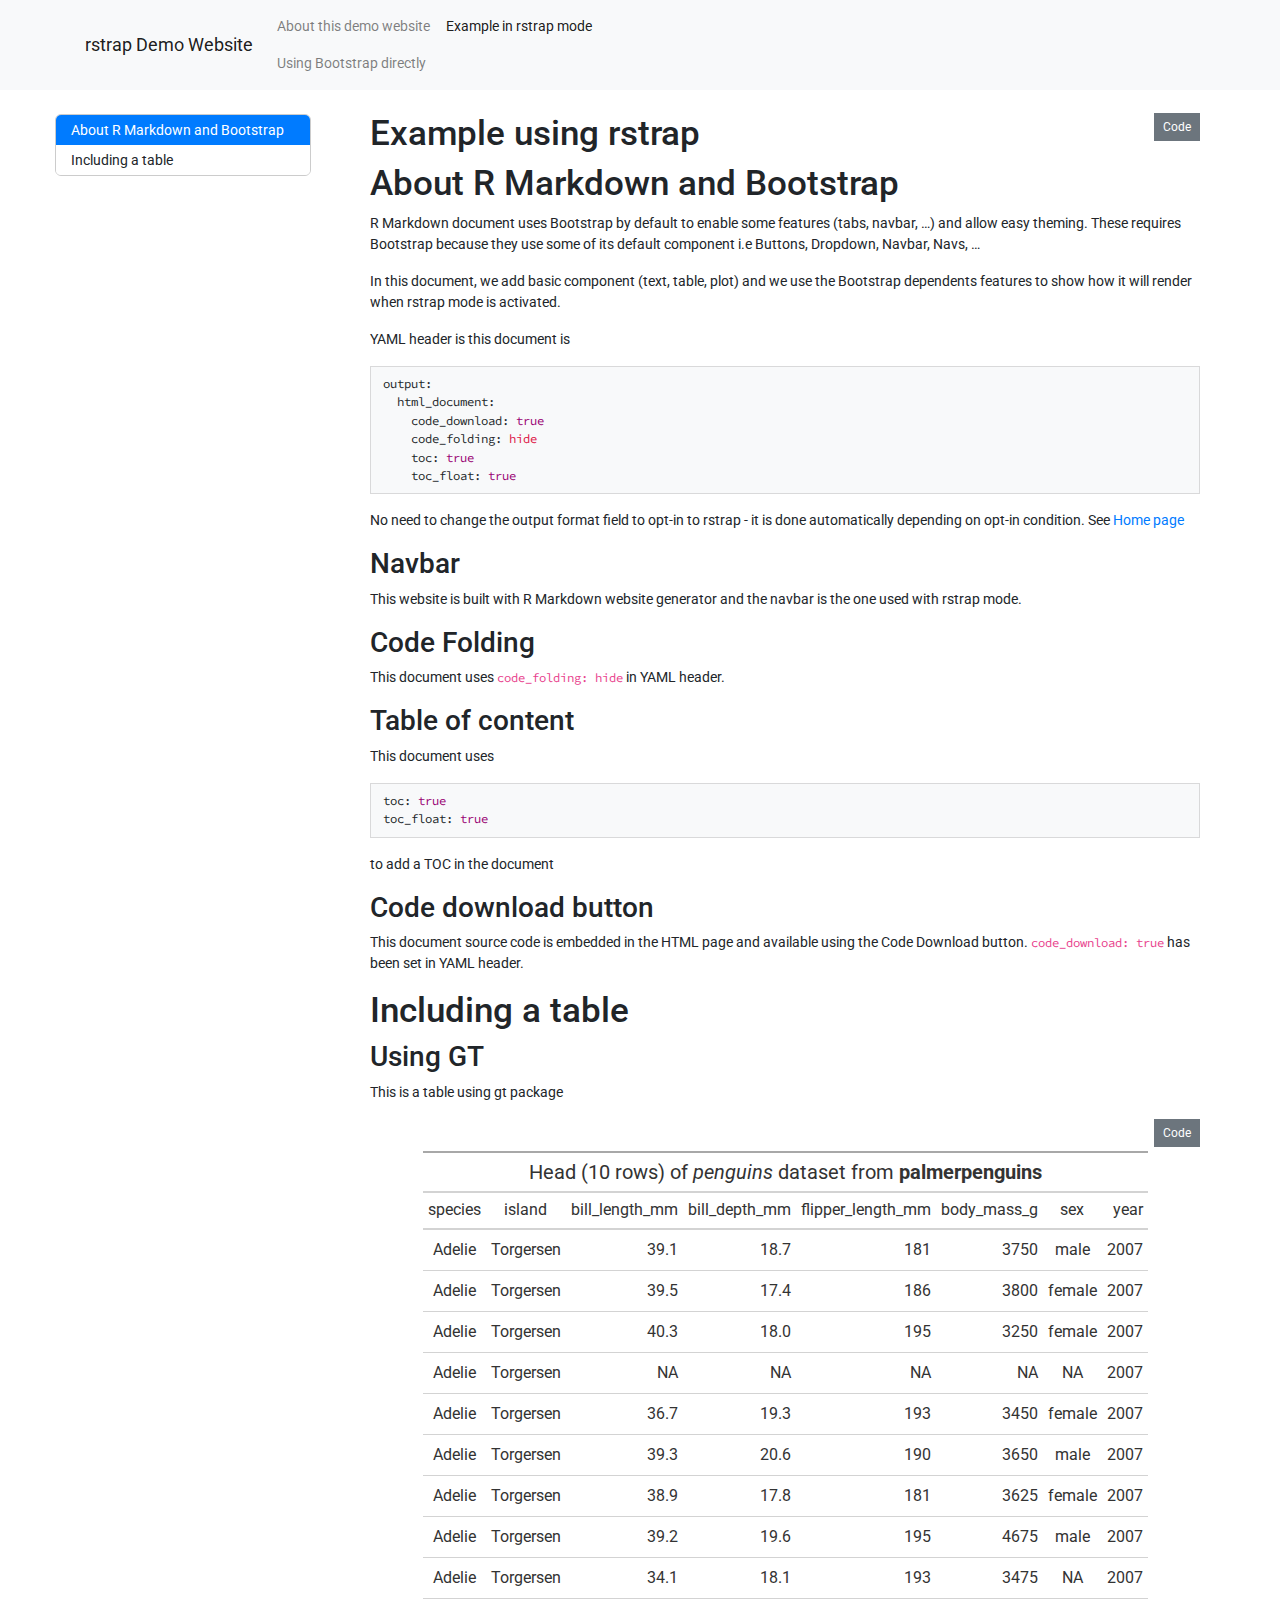
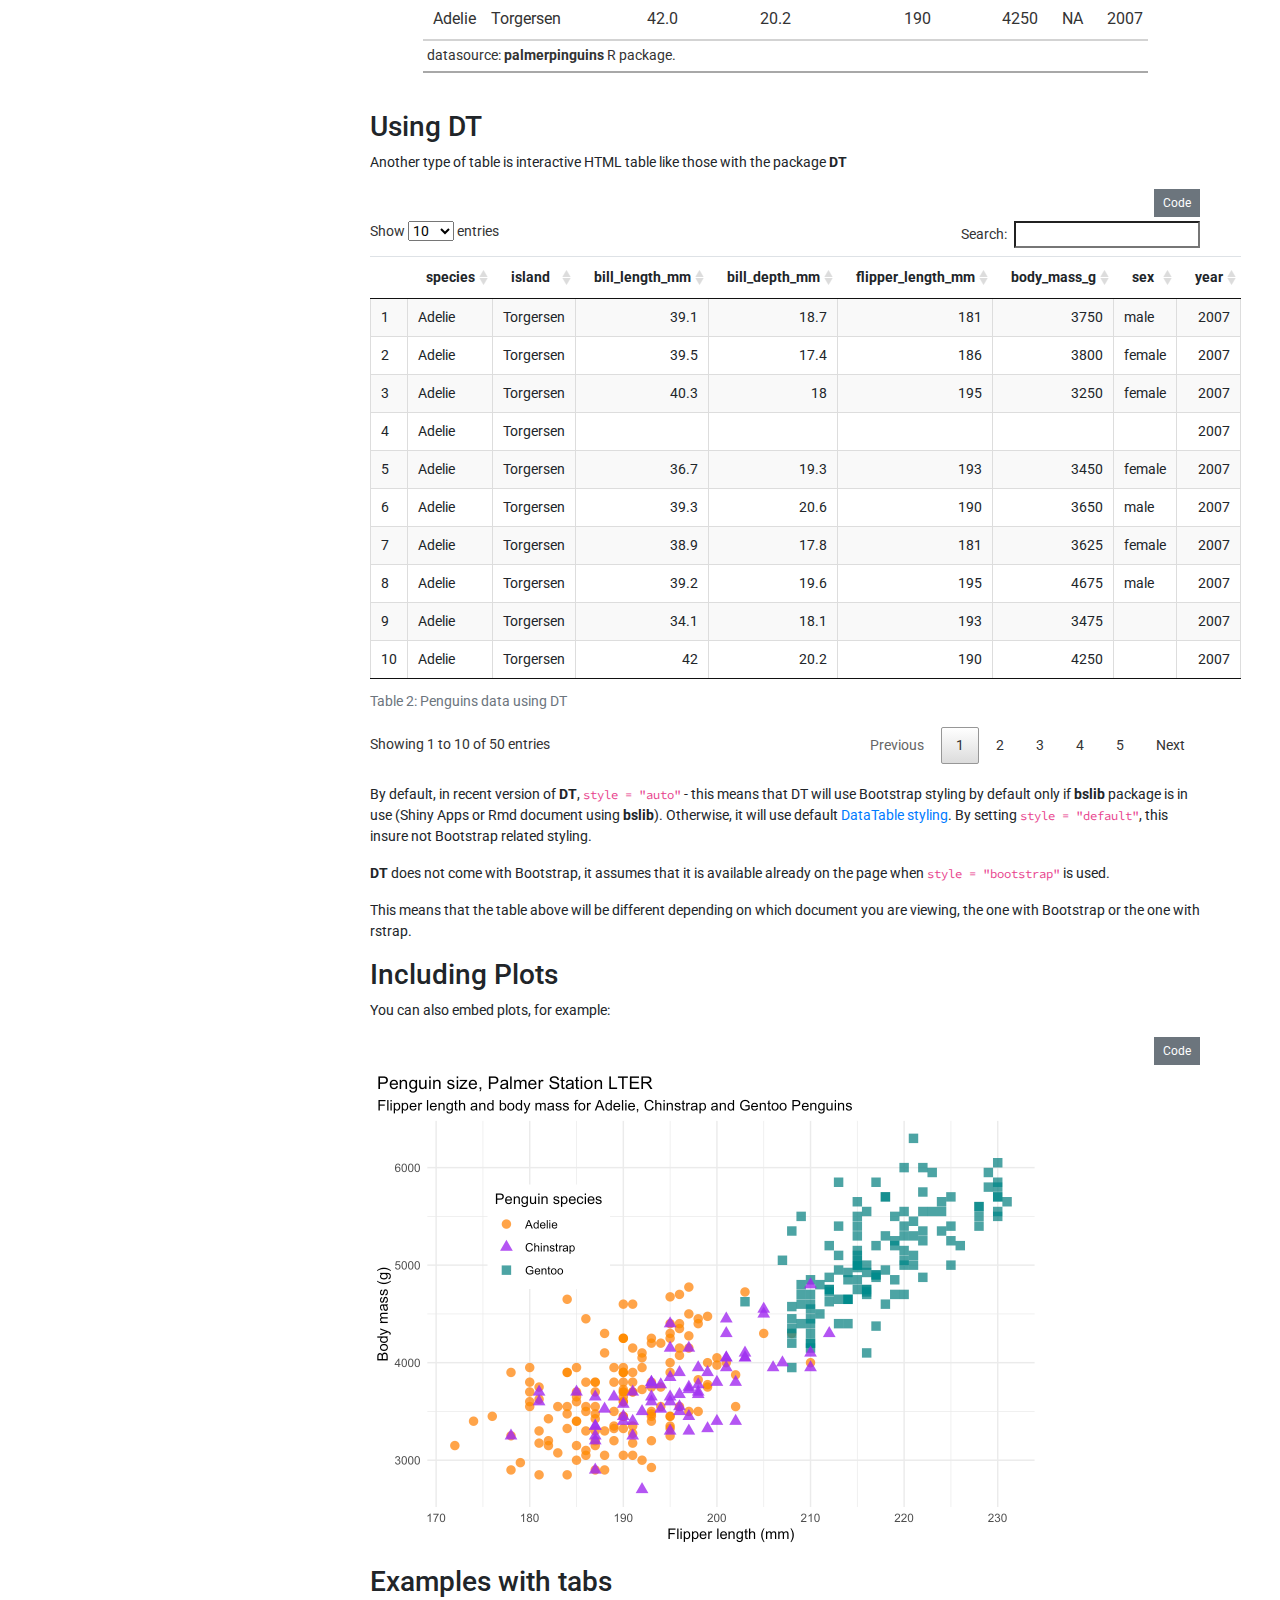
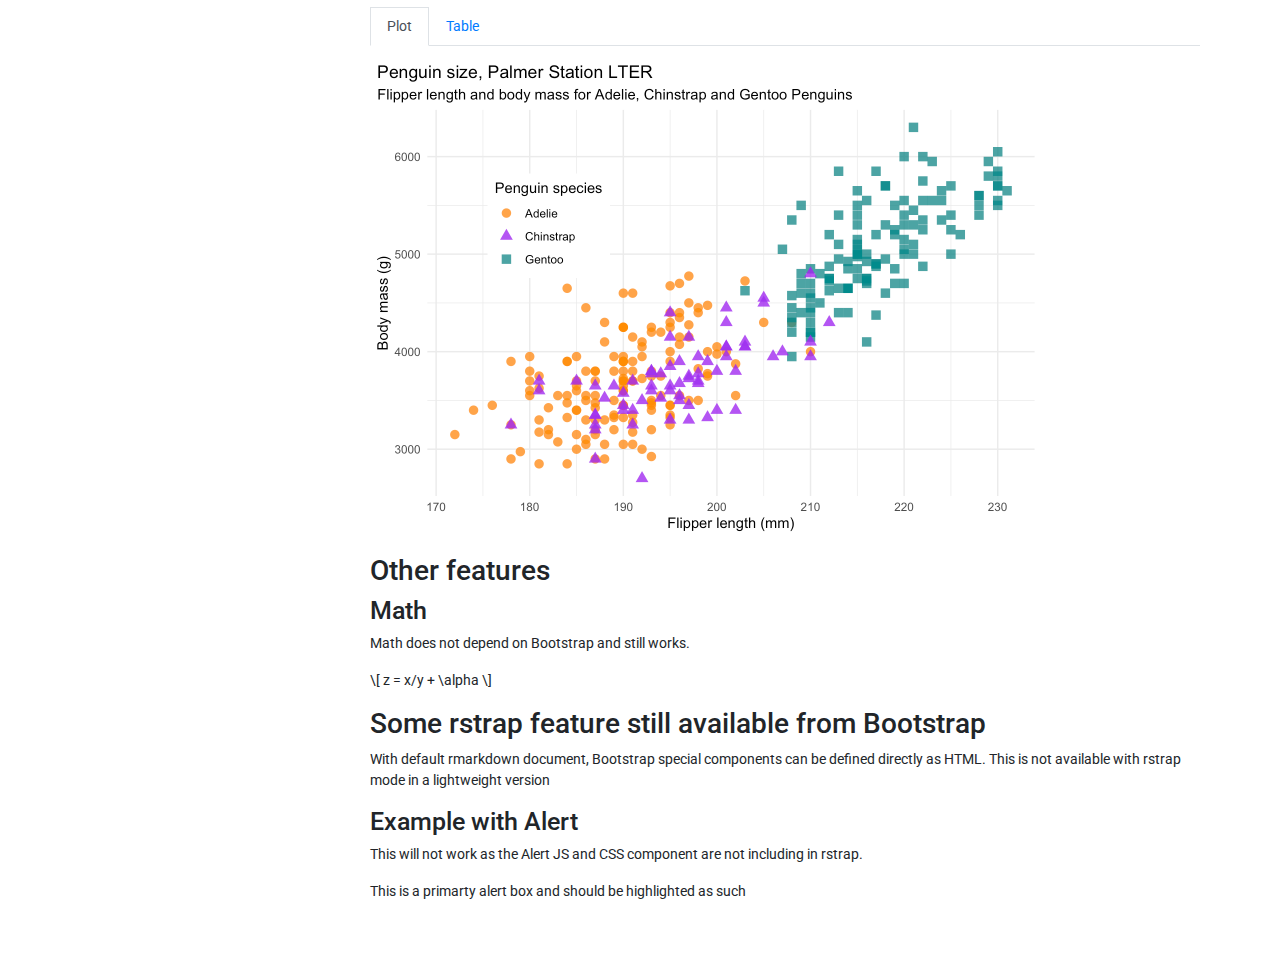
<file: rstrap.html>
<!DOCTYPE html>

<html>

<head>

<meta charset="utf-8" />
<meta name="generator" content="pandoc" />
<meta http-equiv="X-UA-Compatible" content="IE=EDGE" />




<title>Example using rstrap</title>

<script src="site_libs/header-attrs-2.8.1/header-attrs.js"></script>
<script src="site_libs/jquery-3.6.0/jquery-3.6.0.min.js"></script>
<link href="site_libs/rstrap-1.1.0/rstrap.css" rel="stylesheet" />
<script src="site_libs/rstrap-1.1.0/rstrap.js"></script>
<script src="site_libs/jqueryui-1.11.4/jquery-ui.min.js"></script>
<link href="site_libs/tocify-1.9.1/jquery.tocify.css" rel="stylesheet" />
<script src="site_libs/tocify-1.9.1/jquery.tocify.js"></script>
<script src="site_libs/navigation-1.1/tabsets.js"></script>
<script src="site_libs/navigation-1.1/codefolding.js"></script>
<script src="site_libs/navigation-1.1/sourceembed.js"></script>
<link href="site_libs/highlightjs-9.12.0/default.css" rel="stylesheet" />
<script src="site_libs/highlightjs-9.12.0/highlight.js"></script>
<link href="site_libs/anchor-sections-1.0.1/anchor-sections.css" rel="stylesheet" />
<script src="site_libs/anchor-sections-1.0.1/anchor-sections.js"></script>
<script src="site_libs/htmlwidgets-1.5.3/htmlwidgets.js"></script>
<link href="site_libs/datatables-css-0.0.0/datatables-crosstalk.css" rel="stylesheet" />
<script src="site_libs/datatables-binding-0.18/datatables.js"></script>
<link href="site_libs/dt-core-1.10.20/css/jquery.dataTables.min.css" rel="stylesheet" />
<link href="site_libs/dt-core-1.10.20/css/jquery.dataTables.extra.css" rel="stylesheet" />
<script src="site_libs/dt-core-1.10.20/js/jquery.dataTables.min.js"></script>
<link href="site_libs/crosstalk-1.1.1/css/crosstalk.css" rel="stylesheet" />
<script src="site_libs/crosstalk-1.1.1/js/crosstalk.min.js"></script>

<style type="text/css">
  code{white-space: pre-wrap;}
  span.smallcaps{font-variant: small-caps;}
  span.underline{text-decoration: underline;}
  div.column{display: inline-block; vertical-align: top; width: 50%;}
  div.hanging-indent{margin-left: 1.5em; text-indent: -1.5em;}
  ul.task-list{list-style: none;}
    </style>

<style type="text/css">code{white-space: pre;}</style>
<script type="text/javascript">
if (window.hljs) {
  hljs.configure({languages: []});
  hljs.initHighlightingOnLoad();
  if (document.readyState && document.readyState === "complete") {
    window.setTimeout(function() { hljs.initHighlighting(); }, 0);
  }
}
</script>



<style type="text/css">
#rmd-source-code {
  display: none;
}
</style>





<style type = "text/css">
.main-container {
  max-width: 940px;
  margin-left: auto;
  margin-right: auto;
}
img {
  max-width:100%;
}
.tabbed-pane {
  padding-top: 12px;
}
.html-widget {
  margin-bottom: 20px;
}
button.code-folding-btn:focus {
  outline: none;
}
summary {
  display: list-item;
}
pre code {
  padding: 0;
}
</style>


<style type="text/css">
.dropdown-submenu {
  position: relative;
}
.dropdown-submenu>.dropdown-menu {
  top: 0;
  left: 100%;
  margin-top: -6px;
  margin-left: -1px;
  border-radius: 0 6px 6px 6px;
}
.dropdown-submenu:hover>.dropdown-menu {
  display: block;
}
.dropdown-submenu>a:after {
  display: block;
  content: " ";
  float: right;
  width: 0;
  height: 0;
  border-color: transparent;
  border-style: solid;
  border-width: 5px 0 5px 5px;
  border-left-color: #cccccc;
  margin-top: 5px;
  margin-right: -10px;
}
.dropdown-submenu:hover>a:after {
  border-left-color: #adb5bd;
}
.dropdown-submenu.pull-left {
  float: none;
}
.dropdown-submenu.pull-left>.dropdown-menu {
  left: -100%;
  margin-left: 10px;
  border-radius: 6px 0 6px 6px;
}
</style>

<script type="text/javascript">
// manage active state of menu based on current page
$(document).ready(function () {
  // active menu anchor
  href = window.location.pathname
  href = href.substr(href.lastIndexOf('/') + 1)
  if (href === "")
    href = "index.html";
  var menuAnchor = $('a[href="' + href + '"]');

  // mark it active
  menuAnchor.tab('show');

  // if it's got a parent navbar menu mark it active as well
  menuAnchor.closest('li.dropdown').addClass('active');

  // Navbar adjustments
  var navHeight = $(".navbar").first().height() + 15;
  var style = document.createElement('style');
  var pt = "padding-top: " + navHeight + "px; ";
  var mt = "margin-top: -" + navHeight + "px; ";
  var css = "";
  // offset scroll position for anchor links (for fixed navbar)
  for (var i = 1; i <= 6; i++) {
    css += ".section h" + i + "{ " + pt + mt + "}\n";
  }
  style.innerHTML = "body {" + pt + "padding-bottom: 40px; }\n" + css;
  document.head.appendChild(style);
});
</script>

<!-- tabsets -->

<style type="text/css">
.tabset-dropdown > .nav-tabs {
  display: inline-table;
  max-height: 500px;
  min-height: 44px;
  overflow-y: auto;
  border: 1px solid #ddd;
  border-radius: 4px;
}

.tabset-dropdown > .nav-tabs > li.active:before {
  content: "";
  font-family: 'Glyphicons Halflings';
  display: inline-block;
  padding: 10px;
  border-right: 1px solid #ddd;
}

.tabset-dropdown > .nav-tabs.nav-tabs-open > li.active:before {
  content: "&#xe258;";
  border: none;
}

.tabset-dropdown > .nav-tabs.nav-tabs-open:before {
  content: "";
  font-family: 'Glyphicons Halflings';
  display: inline-block;
  padding: 10px;
  border-right: 1px solid #ddd;
}

.tabset-dropdown > .nav-tabs > li.active {
  display: block;
}

.tabset-dropdown > .nav-tabs > li > a,
.tabset-dropdown > .nav-tabs > li > a:focus,
.tabset-dropdown > .nav-tabs > li > a:hover {
  border: none;
  display: inline-block;
  border-radius: 4px;
  background-color: transparent;
}

.tabset-dropdown > .nav-tabs.nav-tabs-open > li {
  display: block;
  float: none;
}

.tabset-dropdown > .nav-tabs > li {
  display: none;
}
</style>

<!-- code folding -->
<style type="text/css">
.code-folding-btn { margin-bottom: 4px; }
</style>



<style type="text/css">

#TOC {
  margin: 25px 0px 20px 0px;
}
@media (max-width: 768px) {
#TOC {
  position: relative;
  width: 100%;
}
}

@media print {
.toc-content {
  /* see https://github.com/w3c/csswg-drafts/issues/4434 */
  float: right;
}
}

.toc-content {
  padding-left: 30px;
  padding-right: 40px;
}

div.main-container {
  max-width: 1200px;
}

div.tocify {
  width: 20%;
  max-width: 260px;
  max-height: 85%;
}

@media (min-width: 768px) and (max-width: 991px) {
  div.tocify {
    width: 25%;
  }
}

@media (max-width: 767px) {
  div.tocify {
    width: 100%;
    max-width: none;
  }
}

.tocify ul, .tocify li {
  line-height: 20px;
}

.tocify-subheader .tocify-item {
  font-size: 0.90em;
}

.tocify .list-group-item {
  border-radius: 0px;
}


</style>



</head>

<body>


<div class="container-fluid main-container">


<!-- setup 3col/9col grid for toc_float and main content  -->
<div class="row">
<div class="col-xs-12 col-sm-4 col-md-3">
<div id="TOC" class="tocify">
</div>
</div>

<div class="toc-content col-xs-12 col-sm-8 col-md-9">




<div class="navbar navbar-default  navbar-fixed-top" role="navigation">
  <div class="container">
    <div class="navbar-header">
      <button type="button" class="navbar-toggle collapsed" data-toggle="collapse" data-target="#navbar">
        <span class="icon-bar"></span>
        <span class="icon-bar"></span>
        <span class="icon-bar"></span>
      </button>
      <a class="navbar-brand" href="index.html">rstrap Demo Website</a>
    </div>
    <div id="navbar" class="navbar-collapse collapse">
      <ul class="nav navbar-nav">
        <li>
  <a href="index.html">About this demo website</a>
</li>
<li>
  <a href="rstrap.html">Example in rstrap mode</a>
</li>
<li>
  <a href="bootstrap.html">Using Bootstrap directly</a>
</li>
      </ul>
      <ul class="nav navbar-nav navbar-right">
        
      </ul>
    </div><!--/.nav-collapse -->
  </div><!--/.container -->
</div><!--/.navbar -->

<div id="header">

<div class="btn-group pull-right float-right">
<button type="button" class="btn btn-default btn-xs btn-secondary btn-sm dropdown-toggle" data-toggle="dropdown" aria-haspopup="true" aria-expanded="false"><span>Code</span> <span class="caret"></span></button>
<ul class="dropdown-menu dropdown-menu-right" style="min-width: 50px;">
<li><a id="rmd-show-all-code" href="#">Show All Code</a></li>
<li><a id="rmd-hide-all-code" href="#">Hide All Code</a></li>
<li role="separator" class="divider"></li>
<li><a id="rmd-download-source" href="#">Download Rmd</a></li>
</ul>
</div>



<h1 class="title toc-ignore">Example using rstrap</h1>

</div>


<div id="about-r-markdown-and-bootstrap" class="section level1">
<h1>About R Markdown and Bootstrap</h1>
<p>R Markdown document uses Bootstrap by default to enable some features (tabs, navbar, …) and allow easy theming. These requires Bootstrap because they use some of its default component i.e Buttons, Dropdown, Navbar, Navs, …</p>
<p>In this document, we add basic component (text, table, plot) and we use the Bootstrap dependents features to show how it will render when rstrap mode is activated.</p>
<p>YAML header is this document is</p>
<pre class="yaml"><code>output: 
  html_document:
    code_download: true
    code_folding: hide
    toc: true
    toc_float: true</code></pre>
<p>No need to change the output format field to opt-in to rstrap - it is done automatically depending on opt-in condition. See <a href="index.html">Home page</a></p>
<div id="navbar" class="section level2">
<h2>Navbar</h2>
<p>This website is built with R Markdown website generator and the navbar is the one used with rstrap mode.</p>
</div>
<div id="code-folding" class="section level2">
<h2>Code Folding</h2>
<p>This document uses <code>code_folding: hide</code> in YAML header.</p>
</div>
<div id="table-of-content" class="section level2">
<h2>Table of content</h2>
<p>This document uses</p>
<pre class="yaml"><code>toc: true
toc_float: true</code></pre>
<p>to add a TOC in the document</p>
</div>
<div id="code-download-button" class="section level2">
<h2>Code download button</h2>
<p>This document source code is embedded in the HTML page and available using the Code Download button. <code>code_download: true</code> has been set in YAML header.</p>
</div>
</div>
<div id="including-a-table" class="section level1">
<h1>Including a table</h1>
<div id="gt" class="section level2">
<h2>Using GT</h2>
<p>This is a table using gt package</p>
<pre class="r"><code>library(palmerpenguins)
library(gt)

penguins %&gt;% 
  head(10) %&gt;%
  gt() %&gt;%
  tab_header(md(&quot;Head (10 rows) of _penguins_ dataset from **palmerpenguins**&quot;)) %&gt;%
  tab_source_note(md(&quot;datasource: **palmerpinguins** R package.&quot;))</code></pre>
<div id="yqrfwzuvrc" style="overflow-x:auto;overflow-y:auto;width:auto;height:auto;">
<style>html {
  font-family: -apple-system, BlinkMacSystemFont, 'Segoe UI', Roboto, Oxygen, Ubuntu, Cantarell, 'Helvetica Neue', 'Fira Sans', 'Droid Sans', Arial, sans-serif;
}

#yqrfwzuvrc .gt_table {
  display: table;
  border-collapse: collapse;
  margin-left: auto;
  margin-right: auto;
  color: #333333;
  font-size: 16px;
  font-weight: normal;
  font-style: normal;
  background-color: #FFFFFF;
  width: auto;
  border-top-style: solid;
  border-top-width: 2px;
  border-top-color: #A8A8A8;
  border-right-style: none;
  border-right-width: 2px;
  border-right-color: #D3D3D3;
  border-bottom-style: solid;
  border-bottom-width: 2px;
  border-bottom-color: #A8A8A8;
  border-left-style: none;
  border-left-width: 2px;
  border-left-color: #D3D3D3;
}

#yqrfwzuvrc .gt_heading {
  background-color: #FFFFFF;
  text-align: center;
  border-bottom-color: #FFFFFF;
  border-left-style: none;
  border-left-width: 1px;
  border-left-color: #D3D3D3;
  border-right-style: none;
  border-right-width: 1px;
  border-right-color: #D3D3D3;
}

#yqrfwzuvrc .gt_title {
  color: #333333;
  font-size: 125%;
  font-weight: initial;
  padding-top: 4px;
  padding-bottom: 4px;
  border-bottom-color: #FFFFFF;
  border-bottom-width: 0;
}

#yqrfwzuvrc .gt_subtitle {
  color: #333333;
  font-size: 85%;
  font-weight: initial;
  padding-top: 0;
  padding-bottom: 4px;
  border-top-color: #FFFFFF;
  border-top-width: 0;
}

#yqrfwzuvrc .gt_bottom_border {
  border-bottom-style: solid;
  border-bottom-width: 2px;
  border-bottom-color: #D3D3D3;
}

#yqrfwzuvrc .gt_col_headings {
  border-top-style: solid;
  border-top-width: 2px;
  border-top-color: #D3D3D3;
  border-bottom-style: solid;
  border-bottom-width: 2px;
  border-bottom-color: #D3D3D3;
  border-left-style: none;
  border-left-width: 1px;
  border-left-color: #D3D3D3;
  border-right-style: none;
  border-right-width: 1px;
  border-right-color: #D3D3D3;
}

#yqrfwzuvrc .gt_col_heading {
  color: #333333;
  background-color: #FFFFFF;
  font-size: 100%;
  font-weight: normal;
  text-transform: inherit;
  border-left-style: none;
  border-left-width: 1px;
  border-left-color: #D3D3D3;
  border-right-style: none;
  border-right-width: 1px;
  border-right-color: #D3D3D3;
  vertical-align: bottom;
  padding-top: 5px;
  padding-bottom: 6px;
  padding-left: 5px;
  padding-right: 5px;
  overflow-x: hidden;
}

#yqrfwzuvrc .gt_column_spanner_outer {
  color: #333333;
  background-color: #FFFFFF;
  font-size: 100%;
  font-weight: normal;
  text-transform: inherit;
  padding-top: 0;
  padding-bottom: 0;
  padding-left: 4px;
  padding-right: 4px;
}

#yqrfwzuvrc .gt_column_spanner_outer:first-child {
  padding-left: 0;
}

#yqrfwzuvrc .gt_column_spanner_outer:last-child {
  padding-right: 0;
}

#yqrfwzuvrc .gt_column_spanner {
  border-bottom-style: solid;
  border-bottom-width: 2px;
  border-bottom-color: #D3D3D3;
  vertical-align: bottom;
  padding-top: 5px;
  padding-bottom: 6px;
  overflow-x: hidden;
  display: inline-block;
  width: 100%;
}

#yqrfwzuvrc .gt_group_heading {
  padding: 8px;
  color: #333333;
  background-color: #FFFFFF;
  font-size: 100%;
  font-weight: initial;
  text-transform: inherit;
  border-top-style: solid;
  border-top-width: 2px;
  border-top-color: #D3D3D3;
  border-bottom-style: solid;
  border-bottom-width: 2px;
  border-bottom-color: #D3D3D3;
  border-left-style: none;
  border-left-width: 1px;
  border-left-color: #D3D3D3;
  border-right-style: none;
  border-right-width: 1px;
  border-right-color: #D3D3D3;
  vertical-align: middle;
}

#yqrfwzuvrc .gt_empty_group_heading {
  padding: 0.5px;
  color: #333333;
  background-color: #FFFFFF;
  font-size: 100%;
  font-weight: initial;
  border-top-style: solid;
  border-top-width: 2px;
  border-top-color: #D3D3D3;
  border-bottom-style: solid;
  border-bottom-width: 2px;
  border-bottom-color: #D3D3D3;
  vertical-align: middle;
}

#yqrfwzuvrc .gt_from_md > :first-child {
  margin-top: 0;
}

#yqrfwzuvrc .gt_from_md > :last-child {
  margin-bottom: 0;
}

#yqrfwzuvrc .gt_row {
  padding-top: 8px;
  padding-bottom: 8px;
  padding-left: 5px;
  padding-right: 5px;
  margin: 10px;
  border-top-style: solid;
  border-top-width: 1px;
  border-top-color: #D3D3D3;
  border-left-style: none;
  border-left-width: 1px;
  border-left-color: #D3D3D3;
  border-right-style: none;
  border-right-width: 1px;
  border-right-color: #D3D3D3;
  vertical-align: middle;
  overflow-x: hidden;
}

#yqrfwzuvrc .gt_stub {
  color: #333333;
  background-color: #FFFFFF;
  font-size: 100%;
  font-weight: initial;
  text-transform: inherit;
  border-right-style: solid;
  border-right-width: 2px;
  border-right-color: #D3D3D3;
  padding-left: 12px;
}

#yqrfwzuvrc .gt_summary_row {
  color: #333333;
  background-color: #FFFFFF;
  text-transform: inherit;
  padding-top: 8px;
  padding-bottom: 8px;
  padding-left: 5px;
  padding-right: 5px;
}

#yqrfwzuvrc .gt_first_summary_row {
  padding-top: 8px;
  padding-bottom: 8px;
  padding-left: 5px;
  padding-right: 5px;
  border-top-style: solid;
  border-top-width: 2px;
  border-top-color: #D3D3D3;
}

#yqrfwzuvrc .gt_grand_summary_row {
  color: #333333;
  background-color: #FFFFFF;
  text-transform: inherit;
  padding-top: 8px;
  padding-bottom: 8px;
  padding-left: 5px;
  padding-right: 5px;
}

#yqrfwzuvrc .gt_first_grand_summary_row {
  padding-top: 8px;
  padding-bottom: 8px;
  padding-left: 5px;
  padding-right: 5px;
  border-top-style: double;
  border-top-width: 6px;
  border-top-color: #D3D3D3;
}

#yqrfwzuvrc .gt_striped {
  background-color: rgba(128, 128, 128, 0.05);
}

#yqrfwzuvrc .gt_table_body {
  border-top-style: solid;
  border-top-width: 2px;
  border-top-color: #D3D3D3;
  border-bottom-style: solid;
  border-bottom-width: 2px;
  border-bottom-color: #D3D3D3;
}

#yqrfwzuvrc .gt_footnotes {
  color: #333333;
  background-color: #FFFFFF;
  border-bottom-style: none;
  border-bottom-width: 2px;
  border-bottom-color: #D3D3D3;
  border-left-style: none;
  border-left-width: 2px;
  border-left-color: #D3D3D3;
  border-right-style: none;
  border-right-width: 2px;
  border-right-color: #D3D3D3;
}

#yqrfwzuvrc .gt_footnote {
  margin: 0px;
  font-size: 90%;
  padding: 4px;
}

#yqrfwzuvrc .gt_sourcenotes {
  color: #333333;
  background-color: #FFFFFF;
  border-bottom-style: none;
  border-bottom-width: 2px;
  border-bottom-color: #D3D3D3;
  border-left-style: none;
  border-left-width: 2px;
  border-left-color: #D3D3D3;
  border-right-style: none;
  border-right-width: 2px;
  border-right-color: #D3D3D3;
}

#yqrfwzuvrc .gt_sourcenote {
  font-size: 90%;
  padding: 4px;
}

#yqrfwzuvrc .gt_left {
  text-align: left;
}

#yqrfwzuvrc .gt_center {
  text-align: center;
}

#yqrfwzuvrc .gt_right {
  text-align: right;
  font-variant-numeric: tabular-nums;
}

#yqrfwzuvrc .gt_font_normal {
  font-weight: normal;
}

#yqrfwzuvrc .gt_font_bold {
  font-weight: bold;
}

#yqrfwzuvrc .gt_font_italic {
  font-style: italic;
}

#yqrfwzuvrc .gt_super {
  font-size: 65%;
}

#yqrfwzuvrc .gt_footnote_marks {
  font-style: italic;
  font-weight: normal;
  font-size: 65%;
}
</style>
<table class="gt_table">
  <thead class="gt_header">
    <tr>
      <th colspan="8" class="gt_heading gt_title gt_font_normal gt_bottom_border" style>Head (10 rows) of <em>penguins</em> dataset from <strong>palmerpenguins</strong></th>
    </tr>
    
  </thead>
  <thead class="gt_col_headings">
    <tr>
      <th class="gt_col_heading gt_columns_bottom_border gt_center" rowspan="1" colspan="1">species</th>
      <th class="gt_col_heading gt_columns_bottom_border gt_center" rowspan="1" colspan="1">island</th>
      <th class="gt_col_heading gt_columns_bottom_border gt_right" rowspan="1" colspan="1">bill_length_mm</th>
      <th class="gt_col_heading gt_columns_bottom_border gt_right" rowspan="1" colspan="1">bill_depth_mm</th>
      <th class="gt_col_heading gt_columns_bottom_border gt_right" rowspan="1" colspan="1">flipper_length_mm</th>
      <th class="gt_col_heading gt_columns_bottom_border gt_right" rowspan="1" colspan="1">body_mass_g</th>
      <th class="gt_col_heading gt_columns_bottom_border gt_center" rowspan="1" colspan="1">sex</th>
      <th class="gt_col_heading gt_columns_bottom_border gt_right" rowspan="1" colspan="1">year</th>
    </tr>
  </thead>
  <tbody class="gt_table_body">
    <tr><td class="gt_row gt_center">Adelie</td>
<td class="gt_row gt_center">Torgersen</td>
<td class="gt_row gt_right">39.1</td>
<td class="gt_row gt_right">18.7</td>
<td class="gt_row gt_right">181</td>
<td class="gt_row gt_right">3750</td>
<td class="gt_row gt_center">male</td>
<td class="gt_row gt_right">2007</td></tr>
    <tr><td class="gt_row gt_center">Adelie</td>
<td class="gt_row gt_center">Torgersen</td>
<td class="gt_row gt_right">39.5</td>
<td class="gt_row gt_right">17.4</td>
<td class="gt_row gt_right">186</td>
<td class="gt_row gt_right">3800</td>
<td class="gt_row gt_center">female</td>
<td class="gt_row gt_right">2007</td></tr>
    <tr><td class="gt_row gt_center">Adelie</td>
<td class="gt_row gt_center">Torgersen</td>
<td class="gt_row gt_right">40.3</td>
<td class="gt_row gt_right">18.0</td>
<td class="gt_row gt_right">195</td>
<td class="gt_row gt_right">3250</td>
<td class="gt_row gt_center">female</td>
<td class="gt_row gt_right">2007</td></tr>
    <tr><td class="gt_row gt_center">Adelie</td>
<td class="gt_row gt_center">Torgersen</td>
<td class="gt_row gt_right">NA</td>
<td class="gt_row gt_right">NA</td>
<td class="gt_row gt_right">NA</td>
<td class="gt_row gt_right">NA</td>
<td class="gt_row gt_center">NA</td>
<td class="gt_row gt_right">2007</td></tr>
    <tr><td class="gt_row gt_center">Adelie</td>
<td class="gt_row gt_center">Torgersen</td>
<td class="gt_row gt_right">36.7</td>
<td class="gt_row gt_right">19.3</td>
<td class="gt_row gt_right">193</td>
<td class="gt_row gt_right">3450</td>
<td class="gt_row gt_center">female</td>
<td class="gt_row gt_right">2007</td></tr>
    <tr><td class="gt_row gt_center">Adelie</td>
<td class="gt_row gt_center">Torgersen</td>
<td class="gt_row gt_right">39.3</td>
<td class="gt_row gt_right">20.6</td>
<td class="gt_row gt_right">190</td>
<td class="gt_row gt_right">3650</td>
<td class="gt_row gt_center">male</td>
<td class="gt_row gt_right">2007</td></tr>
    <tr><td class="gt_row gt_center">Adelie</td>
<td class="gt_row gt_center">Torgersen</td>
<td class="gt_row gt_right">38.9</td>
<td class="gt_row gt_right">17.8</td>
<td class="gt_row gt_right">181</td>
<td class="gt_row gt_right">3625</td>
<td class="gt_row gt_center">female</td>
<td class="gt_row gt_right">2007</td></tr>
    <tr><td class="gt_row gt_center">Adelie</td>
<td class="gt_row gt_center">Torgersen</td>
<td class="gt_row gt_right">39.2</td>
<td class="gt_row gt_right">19.6</td>
<td class="gt_row gt_right">195</td>
<td class="gt_row gt_right">4675</td>
<td class="gt_row gt_center">male</td>
<td class="gt_row gt_right">2007</td></tr>
    <tr><td class="gt_row gt_center">Adelie</td>
<td class="gt_row gt_center">Torgersen</td>
<td class="gt_row gt_right">34.1</td>
<td class="gt_row gt_right">18.1</td>
<td class="gt_row gt_right">193</td>
<td class="gt_row gt_right">3475</td>
<td class="gt_row gt_center">NA</td>
<td class="gt_row gt_right">2007</td></tr>
    <tr><td class="gt_row gt_center">Adelie</td>
<td class="gt_row gt_center">Torgersen</td>
<td class="gt_row gt_right">42.0</td>
<td class="gt_row gt_right">20.2</td>
<td class="gt_row gt_right">190</td>
<td class="gt_row gt_right">4250</td>
<td class="gt_row gt_center">NA</td>
<td class="gt_row gt_right">2007</td></tr>
  </tbody>
  <tfoot class="gt_sourcenotes">
    <tr>
      <td class="gt_sourcenote" colspan="8">datasource: <strong>palmerpinguins</strong> R package.</td>
    </tr>
  </tfoot>
  
</table>
</div>
<p><br></p>
</div>
<div id="dt-table" class="section level2">
<h2>Using DT</h2>
<p>Another type of table is interactive HTML table like those with the package <strong>DT</strong></p>
<pre class="r"><code>DT::datatable(head(penguins, 50), class = &#39;cell-border stripe&#39;,
              caption = &#39;Table 2: Penguins data using DT&#39;)</code></pre>
<div id="htmlwidget-bed0df4b35ba78d195df" style="width:100%;height:auto;" class="datatables html-widget"></div>
<script type="application/json" data-for="htmlwidget-bed0df4b35ba78d195df">{"x":{"filter":"none","caption":"<caption>Table 2: Penguins data using DT<\/caption>","data":[["1","2","3","4","5","6","7","8","9","10","11","12","13","14","15","16","17","18","19","20","21","22","23","24","25","26","27","28","29","30","31","32","33","34","35","36","37","38","39","40","41","42","43","44","45","46","47","48","49","50"],["Adelie","Adelie","Adelie","Adelie","Adelie","Adelie","Adelie","Adelie","Adelie","Adelie","Adelie","Adelie","Adelie","Adelie","Adelie","Adelie","Adelie","Adelie","Adelie","Adelie","Adelie","Adelie","Adelie","Adelie","Adelie","Adelie","Adelie","Adelie","Adelie","Adelie","Adelie","Adelie","Adelie","Adelie","Adelie","Adelie","Adelie","Adelie","Adelie","Adelie","Adelie","Adelie","Adelie","Adelie","Adelie","Adelie","Adelie","Adelie","Adelie","Adelie"],["Torgersen","Torgersen","Torgersen","Torgersen","Torgersen","Torgersen","Torgersen","Torgersen","Torgersen","Torgersen","Torgersen","Torgersen","Torgersen","Torgersen","Torgersen","Torgersen","Torgersen","Torgersen","Torgersen","Torgersen","Biscoe","Biscoe","Biscoe","Biscoe","Biscoe","Biscoe","Biscoe","Biscoe","Biscoe","Biscoe","Dream","Dream","Dream","Dream","Dream","Dream","Dream","Dream","Dream","Dream","Dream","Dream","Dream","Dream","Dream","Dream","Dream","Dream","Dream","Dream"],[39.1,39.5,40.3,null,36.7,39.3,38.9,39.2,34.1,42,37.8,37.8,41.1,38.6,34.6,36.6,38.7,42.5,34.4,46,37.8,37.7,35.9,38.2,38.8,35.3,40.6,40.5,37.9,40.5,39.5,37.2,39.5,40.9,36.4,39.2,38.8,42.2,37.6,39.8,36.5,40.8,36,44.1,37,39.6,41.1,37.5,36,42.3],[18.7,17.4,18,null,19.3,20.6,17.8,19.6,18.1,20.2,17.1,17.3,17.6,21.2,21.1,17.8,19,20.7,18.4,21.5,18.3,18.7,19.2,18.1,17.2,18.9,18.6,17.9,18.6,18.9,16.7,18.1,17.8,18.9,17,21.1,20,18.5,19.3,19.1,18,18.4,18.5,19.7,16.9,18.8,19,18.9,17.9,21.2],[181,186,195,null,193,190,181,195,193,190,186,180,182,191,198,185,195,197,184,194,174,180,189,185,180,187,183,187,172,180,178,178,188,184,195,196,190,180,181,184,182,195,186,196,185,190,182,179,190,191],[3750,3800,3250,null,3450,3650,3625,4675,3475,4250,3300,3700,3200,3800,4400,3700,3450,4500,3325,4200,3400,3600,3800,3950,3800,3800,3550,3200,3150,3950,3250,3900,3300,3900,3325,4150,3950,3550,3300,4650,3150,3900,3100,4400,3000,4600,3425,2975,3450,4150],["male","female","female",null,"female","male","female","male",null,null,null,null,"female","male","male","female","female","male","female","male","female","male","female","male","male","female","male","female","female","male","female","male","female","male","female","male","male","female","female","male","female","male","female","male","female","male","male",null,"female","male"],[2007,2007,2007,2007,2007,2007,2007,2007,2007,2007,2007,2007,2007,2007,2007,2007,2007,2007,2007,2007,2007,2007,2007,2007,2007,2007,2007,2007,2007,2007,2007,2007,2007,2007,2007,2007,2007,2007,2007,2007,2007,2007,2007,2007,2007,2007,2007,2007,2007,2007]],"container":"<table class=\"cell-border stripe\">\n  <thead>\n    <tr>\n      <th> <\/th>\n      <th>species<\/th>\n      <th>island<\/th>\n      <th>bill_length_mm<\/th>\n      <th>bill_depth_mm<\/th>\n      <th>flipper_length_mm<\/th>\n      <th>body_mass_g<\/th>\n      <th>sex<\/th>\n      <th>year<\/th>\n    <\/tr>\n  <\/thead>\n<\/table>","options":{"columnDefs":[{"className":"dt-right","targets":[3,4,5,6,8]},{"orderable":false,"targets":0}],"order":[],"autoWidth":false,"orderClasses":false}},"evals":[],"jsHooks":[]}</script>
<p>By default, in recent version of <strong>DT</strong>, <code>style = "auto"</code> - this means that DT will use Bootstrap styling by default only if <strong>bslib</strong> package is in use (Shiny Apps or Rmd document using <strong>bslib</strong>). Otherwise, it will use default <a href="https://datatables.net/manual/styling/classes">DataTable styling</a>. By setting <code>style = "default"</code>, this insure not Bootstrap related styling.</p>
<blockquote>
<p><strong>DT</strong> does not come with Bootstrap, it assumes that it is available already on the page when <code>style = "bootstrap"</code> is used.</p>
</blockquote>
<p>This means that the table above will be different depending on which document you are viewing, the one with Bootstrap or the one with rstrap.</p>
</div>
<div id="including-plots" class="section level2">
<h2>Including Plots</h2>
<p>You can also embed plots, for example:</p>
<pre class="r"><code>library(ggplot2)
mass_flipper &lt;- ggplot(data = penguins,
                       aes(x = flipper_length_mm,
                           y = body_mass_g)) +
  geom_point(aes(color = species,
                 shape = species),
             size = 3,
             alpha = 0.8) +
  theme_minimal() +
  scale_color_manual(values = c(&quot;darkorange&quot;,&quot;purple&quot;,&quot;cyan4&quot;)) +
  labs(title = &quot;Penguin size, Palmer Station LTER&quot;,
       subtitle = &quot;Flipper length and body mass for Adelie, Chinstrap and Gentoo Penguins&quot;,
       x = &quot;Flipper length (mm)&quot;,
       y = &quot;Body mass (g)&quot;,
       color = &quot;Penguin species&quot;,
       shape = &quot;Penguin species&quot;) +
  theme(legend.position = c(0.2, 0.7),
        legend.background = element_rect(fill = &quot;white&quot;, color = NA),
        plot.title.position = &quot;plot&quot;,
        plot.caption = element_text(hjust = 0, face= &quot;italic&quot;),
        plot.caption.position = &quot;plot&quot;)

mass_flipper</code></pre>
<p><img src="rstrap_files/figure-html/mass_flipper-1.png" title="Penguin mass vs. flipper length" alt="Penguin mass vs. flipper length" width="672" /></p>
</div>
<div id="examples-with-tabs" class="section level2 tabset">
<h2 class="tabset">Examples with tabs</h2>
<div id="plot" class="section level3">
<h3>Plot</h3>
<p><img src="rstrap_files/figure-html/mass_flipper-1.png" title="Penguin mass vs. flipper length" alt="Penguin mass vs. flipper length" width="672" /></p>
</div>
<div id="table" class="section level3">
<h3>Table</h3>
<div id="qlvyrvyuqj" style="overflow-x:auto;overflow-y:auto;width:auto;height:auto;">
<style>html {
  font-family: -apple-system, BlinkMacSystemFont, 'Segoe UI', Roboto, Oxygen, Ubuntu, Cantarell, 'Helvetica Neue', 'Fira Sans', 'Droid Sans', Arial, sans-serif;
}

#qlvyrvyuqj .gt_table {
  display: table;
  border-collapse: collapse;
  margin-left: auto;
  margin-right: auto;
  color: #333333;
  font-size: 16px;
  font-weight: normal;
  font-style: normal;
  background-color: #FFFFFF;
  width: auto;
  border-top-style: solid;
  border-top-width: 2px;
  border-top-color: #A8A8A8;
  border-right-style: none;
  border-right-width: 2px;
  border-right-color: #D3D3D3;
  border-bottom-style: solid;
  border-bottom-width: 2px;
  border-bottom-color: #A8A8A8;
  border-left-style: none;
  border-left-width: 2px;
  border-left-color: #D3D3D3;
}

#qlvyrvyuqj .gt_heading {
  background-color: #FFFFFF;
  text-align: center;
  border-bottom-color: #FFFFFF;
  border-left-style: none;
  border-left-width: 1px;
  border-left-color: #D3D3D3;
  border-right-style: none;
  border-right-width: 1px;
  border-right-color: #D3D3D3;
}

#qlvyrvyuqj .gt_title {
  color: #333333;
  font-size: 125%;
  font-weight: initial;
  padding-top: 4px;
  padding-bottom: 4px;
  border-bottom-color: #FFFFFF;
  border-bottom-width: 0;
}

#qlvyrvyuqj .gt_subtitle {
  color: #333333;
  font-size: 85%;
  font-weight: initial;
  padding-top: 0;
  padding-bottom: 4px;
  border-top-color: #FFFFFF;
  border-top-width: 0;
}

#qlvyrvyuqj .gt_bottom_border {
  border-bottom-style: solid;
  border-bottom-width: 2px;
  border-bottom-color: #D3D3D3;
}

#qlvyrvyuqj .gt_col_headings {
  border-top-style: solid;
  border-top-width: 2px;
  border-top-color: #D3D3D3;
  border-bottom-style: solid;
  border-bottom-width: 2px;
  border-bottom-color: #D3D3D3;
  border-left-style: none;
  border-left-width: 1px;
  border-left-color: #D3D3D3;
  border-right-style: none;
  border-right-width: 1px;
  border-right-color: #D3D3D3;
}

#qlvyrvyuqj .gt_col_heading {
  color: #333333;
  background-color: #FFFFFF;
  font-size: 100%;
  font-weight: normal;
  text-transform: inherit;
  border-left-style: none;
  border-left-width: 1px;
  border-left-color: #D3D3D3;
  border-right-style: none;
  border-right-width: 1px;
  border-right-color: #D3D3D3;
  vertical-align: bottom;
  padding-top: 5px;
  padding-bottom: 6px;
  padding-left: 5px;
  padding-right: 5px;
  overflow-x: hidden;
}

#qlvyrvyuqj .gt_column_spanner_outer {
  color: #333333;
  background-color: #FFFFFF;
  font-size: 100%;
  font-weight: normal;
  text-transform: inherit;
  padding-top: 0;
  padding-bottom: 0;
  padding-left: 4px;
  padding-right: 4px;
}

#qlvyrvyuqj .gt_column_spanner_outer:first-child {
  padding-left: 0;
}

#qlvyrvyuqj .gt_column_spanner_outer:last-child {
  padding-right: 0;
}

#qlvyrvyuqj .gt_column_spanner {
  border-bottom-style: solid;
  border-bottom-width: 2px;
  border-bottom-color: #D3D3D3;
  vertical-align: bottom;
  padding-top: 5px;
  padding-bottom: 6px;
  overflow-x: hidden;
  display: inline-block;
  width: 100%;
}

#qlvyrvyuqj .gt_group_heading {
  padding: 8px;
  color: #333333;
  background-color: #FFFFFF;
  font-size: 100%;
  font-weight: initial;
  text-transform: inherit;
  border-top-style: solid;
  border-top-width: 2px;
  border-top-color: #D3D3D3;
  border-bottom-style: solid;
  border-bottom-width: 2px;
  border-bottom-color: #D3D3D3;
  border-left-style: none;
  border-left-width: 1px;
  border-left-color: #D3D3D3;
  border-right-style: none;
  border-right-width: 1px;
  border-right-color: #D3D3D3;
  vertical-align: middle;
}

#qlvyrvyuqj .gt_empty_group_heading {
  padding: 0.5px;
  color: #333333;
  background-color: #FFFFFF;
  font-size: 100%;
  font-weight: initial;
  border-top-style: solid;
  border-top-width: 2px;
  border-top-color: #D3D3D3;
  border-bottom-style: solid;
  border-bottom-width: 2px;
  border-bottom-color: #D3D3D3;
  vertical-align: middle;
}

#qlvyrvyuqj .gt_from_md > :first-child {
  margin-top: 0;
}

#qlvyrvyuqj .gt_from_md > :last-child {
  margin-bottom: 0;
}

#qlvyrvyuqj .gt_row {
  padding-top: 8px;
  padding-bottom: 8px;
  padding-left: 5px;
  padding-right: 5px;
  margin: 10px;
  border-top-style: solid;
  border-top-width: 1px;
  border-top-color: #D3D3D3;
  border-left-style: none;
  border-left-width: 1px;
  border-left-color: #D3D3D3;
  border-right-style: none;
  border-right-width: 1px;
  border-right-color: #D3D3D3;
  vertical-align: middle;
  overflow-x: hidden;
}

#qlvyrvyuqj .gt_stub {
  color: #333333;
  background-color: #FFFFFF;
  font-size: 100%;
  font-weight: initial;
  text-transform: inherit;
  border-right-style: solid;
  border-right-width: 2px;
  border-right-color: #D3D3D3;
  padding-left: 12px;
}

#qlvyrvyuqj .gt_summary_row {
  color: #333333;
  background-color: #FFFFFF;
  text-transform: inherit;
  padding-top: 8px;
  padding-bottom: 8px;
  padding-left: 5px;
  padding-right: 5px;
}

#qlvyrvyuqj .gt_first_summary_row {
  padding-top: 8px;
  padding-bottom: 8px;
  padding-left: 5px;
  padding-right: 5px;
  border-top-style: solid;
  border-top-width: 2px;
  border-top-color: #D3D3D3;
}

#qlvyrvyuqj .gt_grand_summary_row {
  color: #333333;
  background-color: #FFFFFF;
  text-transform: inherit;
  padding-top: 8px;
  padding-bottom: 8px;
  padding-left: 5px;
  padding-right: 5px;
}

#qlvyrvyuqj .gt_first_grand_summary_row {
  padding-top: 8px;
  padding-bottom: 8px;
  padding-left: 5px;
  padding-right: 5px;
  border-top-style: double;
  border-top-width: 6px;
  border-top-color: #D3D3D3;
}

#qlvyrvyuqj .gt_striped {
  background-color: rgba(128, 128, 128, 0.05);
}

#qlvyrvyuqj .gt_table_body {
  border-top-style: solid;
  border-top-width: 2px;
  border-top-color: #D3D3D3;
  border-bottom-style: solid;
  border-bottom-width: 2px;
  border-bottom-color: #D3D3D3;
}

#qlvyrvyuqj .gt_footnotes {
  color: #333333;
  background-color: #FFFFFF;
  border-bottom-style: none;
  border-bottom-width: 2px;
  border-bottom-color: #D3D3D3;
  border-left-style: none;
  border-left-width: 2px;
  border-left-color: #D3D3D3;
  border-right-style: none;
  border-right-width: 2px;
  border-right-color: #D3D3D3;
}

#qlvyrvyuqj .gt_footnote {
  margin: 0px;
  font-size: 90%;
  padding: 4px;
}

#qlvyrvyuqj .gt_sourcenotes {
  color: #333333;
  background-color: #FFFFFF;
  border-bottom-style: none;
  border-bottom-width: 2px;
  border-bottom-color: #D3D3D3;
  border-left-style: none;
  border-left-width: 2px;
  border-left-color: #D3D3D3;
  border-right-style: none;
  border-right-width: 2px;
  border-right-color: #D3D3D3;
}

#qlvyrvyuqj .gt_sourcenote {
  font-size: 90%;
  padding: 4px;
}

#qlvyrvyuqj .gt_left {
  text-align: left;
}

#qlvyrvyuqj .gt_center {
  text-align: center;
}

#qlvyrvyuqj .gt_right {
  text-align: right;
  font-variant-numeric: tabular-nums;
}

#qlvyrvyuqj .gt_font_normal {
  font-weight: normal;
}

#qlvyrvyuqj .gt_font_bold {
  font-weight: bold;
}

#qlvyrvyuqj .gt_font_italic {
  font-style: italic;
}

#qlvyrvyuqj .gt_super {
  font-size: 65%;
}

#qlvyrvyuqj .gt_footnote_marks {
  font-style: italic;
  font-weight: normal;
  font-size: 65%;
}
</style>
<table class="gt_table">
  <thead class="gt_header">
    <tr>
      <th colspan="8" class="gt_heading gt_title gt_font_normal gt_bottom_border" style>Head (10 rows) of <em>penguins</em> dataset from <strong>palmerpenguins</strong></th>
    </tr>
    
  </thead>
  <thead class="gt_col_headings">
    <tr>
      <th class="gt_col_heading gt_columns_bottom_border gt_center" rowspan="1" colspan="1">species</th>
      <th class="gt_col_heading gt_columns_bottom_border gt_center" rowspan="1" colspan="1">island</th>
      <th class="gt_col_heading gt_columns_bottom_border gt_right" rowspan="1" colspan="1">bill_length_mm</th>
      <th class="gt_col_heading gt_columns_bottom_border gt_right" rowspan="1" colspan="1">bill_depth_mm</th>
      <th class="gt_col_heading gt_columns_bottom_border gt_right" rowspan="1" colspan="1">flipper_length_mm</th>
      <th class="gt_col_heading gt_columns_bottom_border gt_right" rowspan="1" colspan="1">body_mass_g</th>
      <th class="gt_col_heading gt_columns_bottom_border gt_center" rowspan="1" colspan="1">sex</th>
      <th class="gt_col_heading gt_columns_bottom_border gt_right" rowspan="1" colspan="1">year</th>
    </tr>
  </thead>
  <tbody class="gt_table_body">
    <tr><td class="gt_row gt_center">Adelie</td>
<td class="gt_row gt_center">Torgersen</td>
<td class="gt_row gt_right">39.1</td>
<td class="gt_row gt_right">18.7</td>
<td class="gt_row gt_right">181</td>
<td class="gt_row gt_right">3750</td>
<td class="gt_row gt_center">male</td>
<td class="gt_row gt_right">2007</td></tr>
    <tr><td class="gt_row gt_center">Adelie</td>
<td class="gt_row gt_center">Torgersen</td>
<td class="gt_row gt_right">39.5</td>
<td class="gt_row gt_right">17.4</td>
<td class="gt_row gt_right">186</td>
<td class="gt_row gt_right">3800</td>
<td class="gt_row gt_center">female</td>
<td class="gt_row gt_right">2007</td></tr>
    <tr><td class="gt_row gt_center">Adelie</td>
<td class="gt_row gt_center">Torgersen</td>
<td class="gt_row gt_right">40.3</td>
<td class="gt_row gt_right">18.0</td>
<td class="gt_row gt_right">195</td>
<td class="gt_row gt_right">3250</td>
<td class="gt_row gt_center">female</td>
<td class="gt_row gt_right">2007</td></tr>
    <tr><td class="gt_row gt_center">Adelie</td>
<td class="gt_row gt_center">Torgersen</td>
<td class="gt_row gt_right">NA</td>
<td class="gt_row gt_right">NA</td>
<td class="gt_row gt_right">NA</td>
<td class="gt_row gt_right">NA</td>
<td class="gt_row gt_center">NA</td>
<td class="gt_row gt_right">2007</td></tr>
    <tr><td class="gt_row gt_center">Adelie</td>
<td class="gt_row gt_center">Torgersen</td>
<td class="gt_row gt_right">36.7</td>
<td class="gt_row gt_right">19.3</td>
<td class="gt_row gt_right">193</td>
<td class="gt_row gt_right">3450</td>
<td class="gt_row gt_center">female</td>
<td class="gt_row gt_right">2007</td></tr>
    <tr><td class="gt_row gt_center">Adelie</td>
<td class="gt_row gt_center">Torgersen</td>
<td class="gt_row gt_right">39.3</td>
<td class="gt_row gt_right">20.6</td>
<td class="gt_row gt_right">190</td>
<td class="gt_row gt_right">3650</td>
<td class="gt_row gt_center">male</td>
<td class="gt_row gt_right">2007</td></tr>
    <tr><td class="gt_row gt_center">Adelie</td>
<td class="gt_row gt_center">Torgersen</td>
<td class="gt_row gt_right">38.9</td>
<td class="gt_row gt_right">17.8</td>
<td class="gt_row gt_right">181</td>
<td class="gt_row gt_right">3625</td>
<td class="gt_row gt_center">female</td>
<td class="gt_row gt_right">2007</td></tr>
    <tr><td class="gt_row gt_center">Adelie</td>
<td class="gt_row gt_center">Torgersen</td>
<td class="gt_row gt_right">39.2</td>
<td class="gt_row gt_right">19.6</td>
<td class="gt_row gt_right">195</td>
<td class="gt_row gt_right">4675</td>
<td class="gt_row gt_center">male</td>
<td class="gt_row gt_right">2007</td></tr>
    <tr><td class="gt_row gt_center">Adelie</td>
<td class="gt_row gt_center">Torgersen</td>
<td class="gt_row gt_right">34.1</td>
<td class="gt_row gt_right">18.1</td>
<td class="gt_row gt_right">193</td>
<td class="gt_row gt_right">3475</td>
<td class="gt_row gt_center">NA</td>
<td class="gt_row gt_right">2007</td></tr>
    <tr><td class="gt_row gt_center">Adelie</td>
<td class="gt_row gt_center">Torgersen</td>
<td class="gt_row gt_right">42.0</td>
<td class="gt_row gt_right">20.2</td>
<td class="gt_row gt_right">190</td>
<td class="gt_row gt_right">4250</td>
<td class="gt_row gt_center">NA</td>
<td class="gt_row gt_right">2007</td></tr>
  </tbody>
  <tfoot class="gt_sourcenotes">
    <tr>
      <td class="gt_sourcenote" colspan="8">datasource: <strong>palmerpinguins</strong> R package.</td>
    </tr>
  </tfoot>
  
</table>
</div>
</div>
</div>
<div id="other-features" class="section level2">
<h2>Other features</h2>
<div id="math" class="section level3">
<h3>Math</h3>
<p>Math does not depend on Bootstrap and still works.</p>
<p><span class="math display">\[
z = x/y + \alpha
\]</span></p>
</div>
</div>
<div id="some-rstrap-feature-still-available-from-bootstrap" class="section level2">
<h2>Some rstrap feature still available from Bootstrap</h2>
<p>With default rmarkdown document, Bootstrap special components can be defined directly as HTML. This is not available with rstrap mode in a lightweight version</p>
<div id="example-with-alert" class="section level3">
<h3>Example with Alert</h3>
<p>This will not work as the Alert JS and CSS component are not including in rstrap.</p>
<p><div class="alert alert-primary" role="alert">This is a primarty alert box and should be highlighted as such</div></p>
</div>
</div>
</div>

<div id="rmd-source-code">[base64]</div>


</div>
</div>

</div>

<script>

// add bootstrap table styles to pandoc tables
function bootstrapStylePandocTables() {
  $('tr.odd').parent('tbody').parent('table').addClass('table table-condensed');
}
$(document).ready(function () {
  bootstrapStylePandocTables();
});


</script>

<!-- tabsets -->

<script>
$(document).ready(function () {
  window.buildTabsets("TOC");
});

$(document).ready(function () {
  $('.tabset-dropdown > .nav-tabs > li').click(function () {
    $(this).parent().toggleClass('nav-tabs-open');
  });
});
</script>

<!-- code folding -->
<script>
$(document).ready(function () {
  window.initializeSourceEmbed("rstrap.Rmd");
  window.initializeCodeFolding("hide" === "show");
});
</script>

<script>
$(document).ready(function ()  {

    // move toc-ignore selectors from section div to header
    $('div.section.toc-ignore')
        .removeClass('toc-ignore')
        .children('h1,h2,h3,h4,h5').addClass('toc-ignore');

    // establish options
    var options = {
      selectors: "h1,h2,h3",
      theme: "bootstrap3",
      context: '.toc-content',
      hashGenerator: function (text) {
        return text.replace(/[.\\/?&!#<>]/g, '').replace(/\s/g, '_');
      },
      ignoreSelector: ".toc-ignore",
      scrollTo: 0
    };
    options.showAndHide = true;
    options.smoothScroll = true;

    // tocify
    var toc = $("#TOC").tocify(options).data("toc-tocify");
});
</script>

<!-- dynamically load mathjax for compatibility with self-contained -->
<script>
  (function () {
    var script = document.createElement("script");
    script.type = "text/javascript";
    script.src  = "https://mathjax.rstudio.com/latest/MathJax.js?config=TeX-AMS-MML_HTMLorMML";
    document.getElementsByTagName("head")[0].appendChild(script);
  })();
</script>

</body>
</html>
</file>
<file: site_libs/rstrap-1.1.0/rstrap.css>
@import url("https://fonts.googleapis.com/css?family=Roboto:400,400i,700,700i|Source+Code+Pro:400,700&display=swap");:root{--blue: #007bff;--indigo: #6610f2;--purple: #6f42c1;--pink: #e83e8c;--red: #dc3545;--orange: #fd7e14;--yellow: #ffc107;--green: #28a745;--teal: #20c997;--cyan: #17a2b8;--white: #fff;--gray: #6c757d;--gray-dark: #343a40;--default: #dee2e6;--primary: #007bff;--secondary: #6c757d;--light: #f8f9fa;--dark: #343a40;--breakpoint-xs: 0;--breakpoint-sm: 576px;--breakpoint-md: 768px;--breakpoint-lg: 992px;--font-family-sans-serif: Roboto, -apple-system, BlinkMacSystemFont, "Segoe UI", Roboto, "Helvetica Neue", Arial, "Noto Sans", sans-serif, "Apple Color Emoji", "Segoe UI Emoji", "Segoe UI Symbol", "Noto Color Emoji";--font-family-monospace: Source Code Pro, SFMono-Regular, Menlo, Monaco, Consolas, "Liberation Mono", "Courier New", monospace}*,*::before,*::after{box-sizing:border-box}html{font-family:sans-serif;line-height:1.15;-webkit-text-size-adjust:100%;-webkit-tap-highlight-color:rgba(0,0,0,0)}article,aside,figcaption,figure,footer,header,hgroup,main,nav,section{display:block}body{margin:0;font-family:Roboto,-apple-system,BlinkMacSystemFont,"Segoe UI",Roboto,"Helvetica Neue",Arial,"Noto Sans",sans-serif,"Apple Color Emoji","Segoe UI Emoji","Segoe UI Symbol","Noto Color Emoji";font-size:.875rem;font-weight:400;line-height:1.5;color:#212529;text-align:left;background-color:#fff}[tabindex="-1"]:focus:not(:focus-visible){outline:0 !important}hr{box-sizing:content-box;height:0;overflow:visible}h1,h2,h3,h4,h5,h6{margin-top:0;margin-bottom:.5rem}p{margin-top:0;margin-bottom:1rem}abbr[title],abbr[data-original-title]{text-decoration:underline;text-decoration:underline dotted;cursor:help;border-bottom:0;text-decoration-skip-ink:none}address{margin-bottom:1rem;font-style:normal;line-height:inherit}ol,ul,dl{margin-top:0;margin-bottom:1rem}ol ol,ul ul,ol ul,ul ol{margin-bottom:0}dt{font-weight:700}dd{margin-bottom:.5rem;margin-left:0}blockquote{margin:0 0 1rem}b,strong{font-weight:bolder}small{font-size:80%}sub,sup{position:relative;font-size:75%;line-height:0;vertical-align:baseline}sub{bottom:-.25em}sup{top:-.5em}a{color:#007bff;text-decoration:none;background-color:transparent}a:hover{color:#0056b3;text-decoration:underline}a:not([href]){color:inherit;text-decoration:none}a:not([href]):hover{color:inherit;text-decoration:none}pre,code,kbd,samp{font-family:Source Code Pro,SFMono-Regular,Menlo,Monaco,Consolas,"Liberation Mono","Courier New",monospace;font-size:1em}pre{margin-top:0;margin-bottom:1rem;overflow:auto}figure{margin:0 0 1rem}img{vertical-align:middle;border-style:none}svg{overflow:hidden;vertical-align:middle}table{border-collapse:collapse}caption{padding-top:.75rem;padding-bottom:.75rem;color:#6c757d;text-align:left;caption-side:bottom}th{text-align:inherit}label{display:inline-block;margin-bottom:.5rem}button{border-radius:0}button:focus{outline:1px dotted;outline:5px auto -webkit-focus-ring-color}input,button,select,optgroup,textarea{margin:0;font-family:inherit;font-size:inherit;line-height:inherit}button,input{overflow:visible}button,select{text-transform:none}select{word-wrap:normal}button,[type="button"],[type="reset"],[type="submit"]{-webkit-appearance:button}button:not(:disabled),[type="button"]:not(:disabled),[type="reset"]:not(:disabled),[type="submit"]:not(:disabled){cursor:pointer}button::-moz-focus-inner,[type="button"]::-moz-focus-inner,[type="reset"]::-moz-focus-inner,[type="submit"]::-moz-focus-inner{padding:0;border-style:none}input[type="radio"],input[type="checkbox"]{box-sizing:border-box;padding:0}input[type="date"],input[type="time"],input[type="datetime-local"],input[type="month"]{-webkit-appearance:listbox}textarea{overflow:auto;resize:vertical}fieldset{min-width:0;padding:0;margin:0;border:0}legend{display:block;width:100%;max-width:100%;padding:0;margin-bottom:.5rem;font-size:1.5rem;line-height:inherit;color:inherit;white-space:normal}progress{vertical-align:baseline}[type="number"]::-webkit-inner-spin-button,[type="number"]::-webkit-outer-spin-button{height:auto}[type="search"]{outline-offset:-2px;-webkit-appearance:none}[type="search"]::-webkit-search-decoration{-webkit-appearance:none}::-webkit-file-upload-button{font:inherit;-webkit-appearance:button}output{display:inline-block}summary{display:list-item;cursor:pointer}template{display:none}[hidden]{display:none !important}h1,h2,h3,h4,h5,h6,.h1,.h2,.h3,.h4,.h5,.h6{margin-bottom:.5rem;font-weight:500;line-height:1.2}h1,.h1{font-size:2.1875rem}h2,.h2{font-size:1.75rem}h3,.h3{font-size:1.53125rem}h4,.h4{font-size:1.3125rem}h5,.h5{font-size:1.09375rem}h6,.h6{font-size:.875rem}.lead{font-size:1.09375rem;font-weight:300}.display-1{font-size:6rem;font-weight:300;line-height:1.2}.display-2{font-size:5.5rem;font-weight:300;line-height:1.2}.display-3{font-size:4.5rem;font-weight:300;line-height:1.2}.display-4{font-size:3.5rem;font-weight:300;line-height:1.2}hr{margin-top:1rem;margin-bottom:1rem;border:0;border-top:1px solid rgba(0,0,0,0.1)}small,.small{font-size:80%;font-weight:400}mark,.mark{padding:.2em;background-color:#fcf8e3}.list-unstyled{padding-left:0;list-style:none}.list-inline{padding-left:0;list-style:none}.list-inline-item{display:inline-block}.list-inline-item:not(:last-child){margin-right:.5rem}.initialism{font-size:90%;text-transform:uppercase}.blockquote{margin-bottom:1rem;font-size:1.09375rem}.blockquote-footer{display:block;font-size:80%;color:#6c757d}.blockquote-footer::before{content:"\2014\00A0"}.img-fluid{max-width:100%;height:auto}.img-thumbnail{padding:.25rem;background-color:#fff;border:1px solid #dee2e6;max-width:100%;height:auto}.figure{display:inline-block}.figure-img{margin-bottom:.5rem;line-height:1}.figure-caption{font-size:90%;color:#6c757d}code{font-size:87.5%;color:#e83e8c;word-wrap:break-word}a>code{color:inherit}kbd{padding:.2rem .4rem;font-size:87.5%;color:#fff;background-color:#212529}kbd kbd{padding:0;font-size:100%;font-weight:700}pre{display:block;font-size:87.5%;color:#212529}pre code{font-size:inherit;color:inherit;word-break:normal}.pre-scrollable{max-height:340px;overflow-y:scroll}.container,.container-fluid,.container-sm,.container-md,.container-lg,.container-xl{width:100%;padding-right:15px;padding-left:15px;margin-right:auto;margin-left:auto;max-width:1140px}@media (min-width: 576px){.container,.container-fluid,.container-sm,.container-md,.container-lg,.container-xl{max-width:540px}}@media (min-width: 768px){.container,.container-fluid,.container-sm,.container-md,.container-lg,.container-xl{max-width:720px}}@media (min-width: 992px){.container,.container-fluid,.container-sm,.container-md,.container-lg,.container-xl{max-width:960px}}.container-fluid,.container-sm,.container-md,.container-lg,.container-xl{width:100%;padding-right:15px;padding-left:15px;margin-right:auto;margin-left:auto}@media (min-width: 576px){.container,.container-fluid,.container-sm,.container-md,.container-lg,.container-xl{max-width:540px}}@media (min-width: 768px){.container,.container-fluid,.container-sm,.container-md,.container-lg,.container-xl{max-width:720px}}@media (min-width: 992px){.container,.container-fluid,.container-sm,.container-md,.container-lg,.container-xl{max-width:960px}}.container,.container-fluid,.container-sm,.container-md,.container-lg,.container-xl{max-width:1140px}.row{display:flex;flex-wrap:wrap;margin-right:-15px;margin-left:-15px}.no-gutters{margin-right:0;margin-left:0}.no-gutters>.col,.no-gutters>[class*="col-"]{padding-right:0;padding-left:0}.col-1,.col-2,.col-3,.col-4,.col-5,.col-6,.col-7,.col-8,.col-9,.col-10,.col-11,.col-12,.col,.col-auto,.col-sm-1,.col-sm-2,.col-sm-3,.col-sm-4,.col-sm-5,.col-sm-6,.col-sm-7,.col-sm-8,.col-sm-9,.col-sm-10,.col-sm-11,.col-sm-12,.col-sm,.col-sm-auto,.col-md-1,.col-md-2,.col-md-3,.col-md-4,.col-md-5,.col-md-6,.col-md-7,.col-md-8,.col-md-9,.col-md-10,.col-md-11,.col-md-12,.col-md,.col-md-auto,.col-lg-1,.col-lg-2,.col-lg-3,.col-lg-4,.col-lg-5,.col-lg-6,.col-lg-7,.col-lg-8,.col-lg-9,.col-lg-10,.col-lg-11,.col-lg-12,.col-lg,.col-lg-auto{position:relative;width:100%;padding-right:15px;padding-left:15px}.col{flex-basis:0;flex-grow:1;max-width:100%}.row-cols-1>*{flex:0 0 100%;max-width:100%}.row-cols-2>*{flex:0 0 50%;max-width:50%}.row-cols-3>*{flex:0 0 33.33333%;max-width:33.33333%}.row-cols-4>*{flex:0 0 25%;max-width:25%}.row-cols-5>*{flex:0 0 20%;max-width:20%}.row-cols-6>*{flex:0 0 16.66667%;max-width:16.66667%}.col-auto{flex:0 0 auto;width:auto;max-width:100%}.col-1{flex:0 0 8.33333%;max-width:8.33333%}.col-2{flex:0 0 16.66667%;max-width:16.66667%}.col-3{flex:0 0 25%;max-width:25%}.col-4{flex:0 0 33.33333%;max-width:33.33333%}.col-5{flex:0 0 41.66667%;max-width:41.66667%}.col-6{flex:0 0 50%;max-width:50%}.col-7{flex:0 0 58.33333%;max-width:58.33333%}.col-8{flex:0 0 66.66667%;max-width:66.66667%}.col-9{flex:0 0 75%;max-width:75%}.col-10{flex:0 0 83.33333%;max-width:83.33333%}.col-11{flex:0 0 91.66667%;max-width:91.66667%}.col-12{flex:0 0 100%;max-width:100%}.order-first{order:-1}.order-last{order:13}.order-0{order:0}.order-1{order:1}.order-2{order:2}.order-3{order:3}.order-4{order:4}.order-5{order:5}.order-6{order:6}.order-7{order:7}.order-8{order:8}.order-9{order:9}.order-10{order:10}.order-11{order:11}.order-12{order:12}.offset-1{margin-left:8.33333%}.offset-2{margin-left:16.66667%}.offset-3{margin-left:25%}.offset-4{margin-left:33.33333%}.offset-5{margin-left:41.66667%}.offset-6{margin-left:50%}.offset-7{margin-left:58.33333%}.offset-8{margin-left:66.66667%}.offset-9{margin-left:75%}.offset-10{margin-left:83.33333%}.offset-11{margin-left:91.66667%}@media (min-width: 576px){.col-sm{flex-basis:0;flex-grow:1;max-width:100%}.row-cols-sm-1>*{flex:0 0 100%;max-width:100%}.row-cols-sm-2>*{flex:0 0 50%;max-width:50%}.row-cols-sm-3>*{flex:0 0 33.33333%;max-width:33.33333%}.row-cols-sm-4>*{flex:0 0 25%;max-width:25%}.row-cols-sm-5>*{flex:0 0 20%;max-width:20%}.row-cols-sm-6>*{flex:0 0 16.66667%;max-width:16.66667%}.col-sm-auto{flex:0 0 auto;width:auto;max-width:100%}.col-sm-1{flex:0 0 8.33333%;max-width:8.33333%}.col-sm-2{flex:0 0 16.66667%;max-width:16.66667%}.col-sm-3{flex:0 0 25%;max-width:25%}.col-sm-4{flex:0 0 33.33333%;max-width:33.33333%}.col-sm-5{flex:0 0 41.66667%;max-width:41.66667%}.col-sm-6{flex:0 0 50%;max-width:50%}.col-sm-7{flex:0 0 58.33333%;max-width:58.33333%}.col-sm-8{flex:0 0 66.66667%;max-width:66.66667%}.col-sm-9{flex:0 0 75%;max-width:75%}.col-sm-10{flex:0 0 83.33333%;max-width:83.33333%}.col-sm-11{flex:0 0 91.66667%;max-width:91.66667%}.col-sm-12{flex:0 0 100%;max-width:100%}.order-sm-first{order:-1}.order-sm-last{order:13}.order-sm-0{order:0}.order-sm-1{order:1}.order-sm-2{order:2}.order-sm-3{order:3}.order-sm-4{order:4}.order-sm-5{order:5}.order-sm-6{order:6}.order-sm-7{order:7}.order-sm-8{order:8}.order-sm-9{order:9}.order-sm-10{order:10}.order-sm-11{order:11}.order-sm-12{order:12}.offset-sm-0{margin-left:0}.offset-sm-1{margin-left:8.33333%}.offset-sm-2{margin-left:16.66667%}.offset-sm-3{margin-left:25%}.offset-sm-4{margin-left:33.33333%}.offset-sm-5{margin-left:41.66667%}.offset-sm-6{margin-left:50%}.offset-sm-7{margin-left:58.33333%}.offset-sm-8{margin-left:66.66667%}.offset-sm-9{margin-left:75%}.offset-sm-10{margin-left:83.33333%}.offset-sm-11{margin-left:91.66667%}}@media (min-width: 768px){.col-md{flex-basis:0;flex-grow:1;max-width:100%}.row-cols-md-1>*{flex:0 0 100%;max-width:100%}.row-cols-md-2>*{flex:0 0 50%;max-width:50%}.row-cols-md-3>*{flex:0 0 33.33333%;max-width:33.33333%}.row-cols-md-4>*{flex:0 0 25%;max-width:25%}.row-cols-md-5>*{flex:0 0 20%;max-width:20%}.row-cols-md-6>*{flex:0 0 16.66667%;max-width:16.66667%}.col-md-auto{flex:0 0 auto;width:auto;max-width:100%}.col-md-1{flex:0 0 8.33333%;max-width:8.33333%}.col-md-2{flex:0 0 16.66667%;max-width:16.66667%}.col-md-3{flex:0 0 25%;max-width:25%}.col-md-4{flex:0 0 33.33333%;max-width:33.33333%}.col-md-5{flex:0 0 41.66667%;max-width:41.66667%}.col-md-6{flex:0 0 50%;max-width:50%}.col-md-7{flex:0 0 58.33333%;max-width:58.33333%}.col-md-8{flex:0 0 66.66667%;max-width:66.66667%}.col-md-9{flex:0 0 75%;max-width:75%}.col-md-10{flex:0 0 83.33333%;max-width:83.33333%}.col-md-11{flex:0 0 91.66667%;max-width:91.66667%}.col-md-12{flex:0 0 100%;max-width:100%}.order-md-first{order:-1}.order-md-last{order:13}.order-md-0{order:0}.order-md-1{order:1}.order-md-2{order:2}.order-md-3{order:3}.order-md-4{order:4}.order-md-5{order:5}.order-md-6{order:6}.order-md-7{order:7}.order-md-8{order:8}.order-md-9{order:9}.order-md-10{order:10}.order-md-11{order:11}.order-md-12{order:12}.offset-md-0{margin-left:0}.offset-md-1{margin-left:8.33333%}.offset-md-2{margin-left:16.66667%}.offset-md-3{margin-left:25%}.offset-md-4{margin-left:33.33333%}.offset-md-5{margin-left:41.66667%}.offset-md-6{margin-left:50%}.offset-md-7{margin-left:58.33333%}.offset-md-8{margin-left:66.66667%}.offset-md-9{margin-left:75%}.offset-md-10{margin-left:83.33333%}.offset-md-11{margin-left:91.66667%}}@media (min-width: 992px){.col-lg{flex-basis:0;flex-grow:1;max-width:100%}.row-cols-lg-1>*{flex:0 0 100%;max-width:100%}.row-cols-lg-2>*{flex:0 0 50%;max-width:50%}.row-cols-lg-3>*{flex:0 0 33.33333%;max-width:33.33333%}.row-cols-lg-4>*{flex:0 0 25%;max-width:25%}.row-cols-lg-5>*{flex:0 0 20%;max-width:20%}.row-cols-lg-6>*{flex:0 0 16.66667%;max-width:16.66667%}.col-lg-auto{flex:0 0 auto;width:auto;max-width:100%}.col-lg-1{flex:0 0 8.33333%;max-width:8.33333%}.col-lg-2{flex:0 0 16.66667%;max-width:16.66667%}.col-lg-3{flex:0 0 25%;max-width:25%}.col-lg-4{flex:0 0 33.33333%;max-width:33.33333%}.col-lg-5{flex:0 0 41.66667%;max-width:41.66667%}.col-lg-6{flex:0 0 50%;max-width:50%}.col-lg-7{flex:0 0 58.33333%;max-width:58.33333%}.col-lg-8{flex:0 0 66.66667%;max-width:66.66667%}.col-lg-9{flex:0 0 75%;max-width:75%}.col-lg-10{flex:0 0 83.33333%;max-width:83.33333%}.col-lg-11{flex:0 0 91.66667%;max-width:91.66667%}.col-lg-12{flex:0 0 100%;max-width:100%}.order-lg-first{order:-1}.order-lg-last{order:13}.order-lg-0{order:0}.order-lg-1{order:1}.order-lg-2{order:2}.order-lg-3{order:3}.order-lg-4{order:4}.order-lg-5{order:5}.order-lg-6{order:6}.order-lg-7{order:7}.order-lg-8{order:8}.order-lg-9{order:9}.order-lg-10{order:10}.order-lg-11{order:11}.order-lg-12{order:12}.offset-lg-0{margin-left:0}.offset-lg-1{margin-left:8.33333%}.offset-lg-2{margin-left:16.66667%}.offset-lg-3{margin-left:25%}.offset-lg-4{margin-left:33.33333%}.offset-lg-5{margin-left:41.66667%}.offset-lg-6{margin-left:50%}.offset-lg-7{margin-left:58.33333%}.offset-lg-8{margin-left:66.66667%}.offset-lg-9{margin-left:75%}.offset-lg-10{margin-left:83.33333%}.offset-lg-11{margin-left:91.66667%}}.table{width:100%;margin-bottom:1rem;color:#212529}.table th,.table td{padding:.75rem;vertical-align:top;border-top:1px solid #dee2e6}.table thead th{vertical-align:bottom;border-bottom:2px solid #dee2e6}.table tbody+tbody{border-top:2px solid #dee2e6}.table-sm th,.table-sm td{padding:.3rem}.table-bordered{border:1px solid #dee2e6}.table-bordered th,.table-bordered td{border:1px solid #dee2e6}.table-bordered thead th,.table-bordered thead td{border-bottom-width:2px}.table-borderless th,.table-borderless td,.table-borderless thead th,.table-borderless tbody+tbody{border:0}.table-striped tbody tr:nth-of-type(odd){background-color:rgba(0,0,0,0.05)}.table-hover tbody tr:hover{color:#212529;background-color:rgba(0,0,0,0.075)}.table-default,.table-default>th,.table-default>td{background-color:#f6f7f8}.table-default th,.table-default td,.table-default thead th,.table-default tbody+tbody{border-color:#eef0f2}.table-hover .table-default:hover{background-color:#e8eaed}.table-hover .table-default:hover>td,.table-hover .table-default:hover>th{background-color:#e8eaed}.table-primary,.table-primary>th,.table-primary>td{background-color:#b8daff}.table-primary th,.table-primary td,.table-primary thead th,.table-primary tbody+tbody{border-color:#7abaff}.table-hover .table-primary:hover{background-color:#9fcdff}.table-hover .table-primary:hover>td,.table-hover .table-primary:hover>th{background-color:#9fcdff}.table-secondary,.table-secondary>th,.table-secondary>td{background-color:#d6d8db}.table-secondary th,.table-secondary td,.table-secondary thead th,.table-secondary tbody+tbody{border-color:#b3b7bb}.table-hover .table-secondary:hover{background-color:#c8cbcf}.table-hover .table-secondary:hover>td,.table-hover .table-secondary:hover>th{background-color:#c8cbcf}.table-light,.table-light>th,.table-light>td{background-color:#fdfdfe}.table-light th,.table-light td,.table-light thead th,.table-light tbody+tbody{border-color:#fbfcfc}.table-hover .table-light:hover{background-color:#ececf6}.table-hover .table-light:hover>td,.table-hover .table-light:hover>th{background-color:#ececf6}.table-dark,.table-dark>th,.table-dark>td{background-color:#c6c8ca}.table-dark th,.table-dark td,.table-dark thead th,.table-dark tbody+tbody{border-color:#95999c}.table-hover .table-dark:hover{background-color:#b9bbbe}.table-hover .table-dark:hover>td,.table-hover .table-dark:hover>th{background-color:#b9bbbe}.table-active,.table-active>th,.table-active>td{background-color:rgba(0,0,0,0.075)}.table-hover .table-active:hover{background-color:rgba(0,0,0,0.075)}.table-hover .table-active:hover>td,.table-hover .table-active:hover>th{background-color:rgba(0,0,0,0.075)}.table .thead-dark th{color:#fff;background-color:#343a40;border-color:#454d55}.table .thead-light th{color:#495057;background-color:#e9ecef;border-color:#dee2e6}.table-dark{color:#fff;background-color:#343a40}.table-dark th,.table-dark td,.table-dark thead th{border-color:#454d55}.table-dark.table-bordered{border:0}.table-dark.table-striped tbody tr:nth-of-type(odd){background-color:rgba(255,255,255,0.05)}.table-dark.table-hover tbody tr:hover{color:#fff;background-color:rgba(255,255,255,0.075)}@media (max-width: 575.98px){.table-responsive-sm{display:block;width:100%;overflow-x:auto;-webkit-overflow-scrolling:touch}.table-responsive-sm>.table-bordered{border:0}}@media (max-width: 767.98px){.table-responsive-md{display:block;width:100%;overflow-x:auto;-webkit-overflow-scrolling:touch}.table-responsive-md>.table-bordered{border:0}}@media (max-width: 991.98px){.table-responsive-lg{display:block;width:100%;overflow-x:auto;-webkit-overflow-scrolling:touch}.table-responsive-lg>.table-bordered{border:0}}.table-responsive{display:block;width:100%;overflow-x:auto;-webkit-overflow-scrolling:touch}.table-responsive>.table-bordered{border:0}.form-control{display:block;width:100%;height:calc(1.5em + .75rem + 2px);padding:.375rem .75rem;font-size:.875rem;font-weight:400;line-height:1.5;color:#495057;background-color:#fff;background-clip:padding-box;border:1px solid #ced4da;border-radius:0}@media (prefers-reduced-motion: reduce){.form-control{transition:none}}.form-control::-ms-expand{background-color:transparent;border:0}.form-control:-moz-focusring{color:transparent;text-shadow:0 0 0 #495057}.form-control:focus{color:#495057;background-color:#fff;border-color:#80bdff;outline:0;box-shadow:0 0 0 .2rem rgba(0,123,255,0.25)}.form-control::placeholder{color:#6c757d;opacity:1}.form-control:disabled,.form-control[readonly]{background-color:#e9ecef;opacity:1}select.form-control:focus::-ms-value{color:#495057;background-color:#fff}.form-control-file,.form-control-range{display:block;width:100%}.col-form-label{padding-top:calc(.375rem + 1px);padding-bottom:calc(.375rem + 1px);margin-bottom:0;font-size:inherit;line-height:1.5}.col-form-label-lg{padding-top:calc(.5rem + 1px);padding-bottom:calc(.5rem + 1px);font-size:1.09375rem;line-height:1.5}.col-form-label-sm{padding-top:calc(.25rem + 1px);padding-bottom:calc(.25rem + 1px);font-size:.76562rem;line-height:1.5}.form-control-plaintext{display:block;width:100%;padding:.375rem 0;margin-bottom:0;font-size:.875rem;line-height:1.5;color:#212529;background-color:transparent;border:solid transparent;border-width:1px 0}.form-control-plaintext.form-control-sm,.form-control-plaintext.form-control-lg{padding-right:0;padding-left:0}.form-control-sm{height:calc(1.5em + .5rem + 2px);padding:.25rem .5rem;font-size:.76562rem;line-height:1.5}.form-control-lg{height:calc(1.5em + 1rem + 2px);padding:.5rem 1rem;font-size:1.09375rem;line-height:1.5}select.form-control[size],select.form-control[multiple]{height:auto}textarea.form-control{height:auto}.form-group{margin-bottom:1rem}.form-text,.help-text,.help-block{display:block;margin-top:.25rem}.form-row{display:flex;flex-wrap:wrap;margin-right:-5px;margin-left:-5px}.form-row>.col,.form-row>[class*="col-"]{padding-right:5px;padding-left:5px}.form-check,.shiny-input-checkboxgroup .checkbox,.shiny-input-checkboxgroup .radio,.shiny-input-radiogroup .checkbox,.shiny-input-radiogroup .radio{position:relative;display:block;padding-left:1.25rem}.form-check-input,.shiny-input-checkboxgroup .checkbox label>input,.shiny-input-checkboxgroup .radio label>input,.shiny-input-radiogroup .checkbox label>input,.shiny-input-radiogroup .radio label>input{position:absolute;margin-top:.3rem;margin-left:-1.25rem}.form-check-input[disabled] ~ .form-check-label,.shiny-input-checkboxgroup .checkbox label>input[disabled] ~ .form-check-label,.shiny-input-checkboxgroup .radio label>input[disabled] ~ .form-check-label,.shiny-input-radiogroup .checkbox label>input[disabled] ~ .form-check-label,.shiny-input-radiogroup .radio label>input[disabled] ~ .form-check-label,.shiny-input-checkboxgroup .checkbox .form-check-input[disabled] ~ label,.shiny-input-checkboxgroup .checkbox label>input[disabled] ~ label,.shiny-input-checkboxgroup .radio .form-check-input[disabled] ~ label,.shiny-input-checkboxgroup .radio label>input[disabled] ~ label,.shiny-input-radiogroup .checkbox .form-check-input[disabled] ~ label,.shiny-input-radiogroup .checkbox label>input[disabled] ~ label,.shiny-input-radiogroup .radio .form-check-input[disabled] ~ label,.shiny-input-radiogroup .radio label>input[disabled] ~ label,.form-check-input:disabled ~ .form-check-label,.shiny-input-checkboxgroup .checkbox label>input:disabled ~ .form-check-label,.shiny-input-checkboxgroup .radio label>input:disabled ~ .form-check-label,.shiny-input-radiogroup .checkbox label>input:disabled ~ .form-check-label,.shiny-input-radiogroup .radio label>input:disabled ~ .form-check-label,.shiny-input-checkboxgroup .checkbox .form-check-input:disabled ~ label,.shiny-input-checkboxgroup .checkbox label>input:disabled ~ label,.shiny-input-checkboxgroup .radio .form-check-input:disabled ~ label,.shiny-input-checkboxgroup .radio label>input:disabled ~ label,.shiny-input-radiogroup .checkbox .form-check-input:disabled ~ label,.shiny-input-radiogroup .checkbox label>input:disabled ~ label,.shiny-input-radiogroup .radio .form-check-input:disabled ~ label,.shiny-input-radiogroup .radio label>input:disabled ~ label{color:#6c757d}.form-check-label,.shiny-input-checkboxgroup .checkbox label,.shiny-input-checkboxgroup .radio label,.shiny-input-radiogroup .checkbox label,.shiny-input-radiogroup .radio label{margin-bottom:0}.form-check-inline{display:inline-flex;align-items:center;padding-left:0;margin-right:.75rem}.form-check-inline .form-check-input,.form-check-inline .shiny-input-checkboxgroup .checkbox label>input,.shiny-input-checkboxgroup .checkbox .form-check-inline label>input,.form-check-inline .shiny-input-checkboxgroup .radio label>input,.shiny-input-checkboxgroup .radio .form-check-inline label>input,.form-check-inline .shiny-input-radiogroup .checkbox label>input,.shiny-input-radiogroup .checkbox .form-check-inline label>input,.form-check-inline .shiny-input-radiogroup .radio label>input,.shiny-input-radiogroup .radio .form-check-inline label>input{position:static;margin-top:0;margin-right:.3125rem;margin-left:0}.valid-feedback{display:none;width:100%;margin-top:.25rem;font-size:80%;color:#28a745}.valid-tooltip{position:absolute;top:100%;z-index:5;display:none;max-width:100%;padding:.25rem .5rem;margin-top:.1rem;font-size:.76562rem;line-height:1.5;color:#fff;background-color:rgba(40,167,69,0.9)}.was-validated :valid ~ .valid-feedback,.was-validated :valid ~ .valid-tooltip,.is-valid ~ .valid-feedback,.is-valid ~ .valid-tooltip{display:block}.was-validated .form-control:valid,.form-control.is-valid{border-color:#28a745;padding-right:calc(1.5em + .75rem);background-image:url("data:image/svg+xml,%3csvg xmlns='http://www.w3.org/2000/svg' width='8' height='8' viewBox='0 0 8 8'%3e%3cpath fill='%2328a745' d='M2.3 6.73L.6 4.53c-.4-1.04.46-1.4 1.1-.8l1.1 1.4 3.4-3.8c.6-.63 1.6-.27 1.2.7l-4 4.6c-.43.5-.8.4-1.1.1z'/%3e%3c/svg%3e");background-repeat:no-repeat;background-position:right calc(.375em + .1875rem) center;background-size:calc(.75em + .375rem) calc(.75em + .375rem)}.was-validated .form-control:valid:focus,.form-control.is-valid:focus{border-color:#28a745;box-shadow:0 0 0 .2rem rgba(40,167,69,0.25)}.was-validated textarea.form-control:valid,textarea.form-control.is-valid{padding-right:calc(1.5em + .75rem);background-position:top calc(.375em + .1875rem) right calc(.375em + .1875rem)}.was-validated .custom-select:valid,.custom-select.is-valid{border-color:#28a745;padding-right:calc(.75em + 2.3125rem);background:url("data:image/svg+xml,%3csvg xmlns='http://www.w3.org/2000/svg' width='4' height='5' viewBox='0 0 4 5'%3e%3cpath fill='%23343a40' d='M2 0L0 2h4zm0 5L0 3h4z'/%3e%3c/svg%3e") no-repeat right .75rem center/8px 10px,url("data:image/svg+xml,%3csvg xmlns='http://www.w3.org/2000/svg' width='8' height='8' viewBox='0 0 8 8'%3e%3cpath fill='%2328a745' d='M2.3 6.73L.6 4.53c-.4-1.04.46-1.4 1.1-.8l1.1 1.4 3.4-3.8c.6-.63 1.6-.27 1.2.7l-4 4.6c-.43.5-.8.4-1.1.1z'/%3e%3c/svg%3e") #fff no-repeat center right 1.75rem/calc(.75em + .375rem) calc(.75em + .375rem)}.was-validated .custom-select:valid:focus,.custom-select.is-valid:focus{border-color:#28a745;box-shadow:0 0 0 .2rem rgba(40,167,69,0.25)}.was-validated .form-check-input:valid ~ .form-check-label,.was-validated .shiny-input-checkboxgroup .checkbox label>input:valid ~ .form-check-label,.shiny-input-checkboxgroup .checkbox .was-validated label>input:valid ~ .form-check-label,.was-validated .shiny-input-checkboxgroup .radio label>input:valid ~ .form-check-label,.shiny-input-checkboxgroup .radio .was-validated label>input:valid ~ .form-check-label,.was-validated .shiny-input-radiogroup .checkbox label>input:valid ~ .form-check-label,.shiny-input-radiogroup .checkbox .was-validated label>input:valid ~ .form-check-label,.was-validated .shiny-input-radiogroup .radio label>input:valid ~ .form-check-label,.shiny-input-radiogroup .radio .was-validated label>input:valid ~ .form-check-label,.was-validated .shiny-input-checkboxgroup .checkbox .form-check-input:valid ~ label,.shiny-input-checkboxgroup .checkbox .was-validated .form-check-input:valid ~ label,.was-validated .shiny-input-checkboxgroup .checkbox label>input:valid ~ label,.shiny-input-checkboxgroup .checkbox .was-validated label>input:valid ~ label,.shiny-input-checkboxgroup .radio .was-validated .checkbox label>input:valid ~ label,.was-validated .shiny-input-checkboxgroup .radio .form-check-input:valid ~ label,.shiny-input-checkboxgroup .radio .was-validated .form-check-input:valid ~ label,.shiny-input-checkboxgroup .checkbox .was-validated .radio label>input:valid ~ label,.was-validated .shiny-input-checkboxgroup .radio label>input:valid ~ label,.shiny-input-checkboxgroup .radio .was-validated label>input:valid ~ label,.was-validated .shiny-input-radiogroup .checkbox .form-check-input:valid ~ label,.shiny-input-radiogroup .checkbox .was-validated .form-check-input:valid ~ label,.was-validated .shiny-input-radiogroup .checkbox label>input:valid ~ label,.shiny-input-radiogroup .checkbox .was-validated label>input:valid ~ label,.shiny-input-radiogroup .radio .was-validated .checkbox label>input:valid ~ label,.was-validated .shiny-input-radiogroup .radio .form-check-input:valid ~ label,.shiny-input-radiogroup .radio .was-validated .form-check-input:valid ~ label,.shiny-input-radiogroup .checkbox .was-validated .radio label>input:valid ~ label,.was-validated .shiny-input-radiogroup .radio label>input:valid ~ label,.shiny-input-radiogroup .radio .was-validated label>input:valid ~ label,.form-check-input.is-valid ~ .form-check-label,.shiny-input-checkboxgroup .checkbox label>input.is-valid ~ .form-check-label,.shiny-input-checkboxgroup .radio label>input.is-valid ~ .form-check-label,.shiny-input-radiogroup .checkbox label>input.is-valid ~ .form-check-label,.shiny-input-radiogroup .radio label>input.is-valid ~ .form-check-label,.shiny-input-checkboxgroup .checkbox .form-check-input.is-valid ~ label,.shiny-input-checkboxgroup .checkbox label>input.is-valid ~ label,.shiny-input-checkboxgroup .radio .form-check-input.is-valid ~ label,.shiny-input-checkboxgroup .radio label>input.is-valid ~ label,.shiny-input-radiogroup .checkbox .form-check-input.is-valid ~ label,.shiny-input-radiogroup .checkbox label>input.is-valid ~ label,.shiny-input-radiogroup .radio .form-check-input.is-valid ~ label,.shiny-input-radiogroup .radio label>input.is-valid ~ label{color:#28a745}.was-validated .form-check-input:valid ~ .valid-feedback,.was-validated .shiny-input-checkboxgroup .checkbox label>input:valid ~ .valid-feedback,.shiny-input-checkboxgroup .checkbox .was-validated label>input:valid ~ .valid-feedback,.was-validated .shiny-input-checkboxgroup .radio label>input:valid ~ .valid-feedback,.shiny-input-checkboxgroup .radio .was-validated label>input:valid ~ .valid-feedback,.was-validated .shiny-input-radiogroup .checkbox label>input:valid ~ .valid-feedback,.shiny-input-radiogroup .checkbox .was-validated label>input:valid ~ .valid-feedback,.was-validated .shiny-input-radiogroup .radio label>input:valid ~ .valid-feedback,.shiny-input-radiogroup .radio .was-validated label>input:valid ~ .valid-feedback,.was-validated .form-check-input:valid ~ .valid-tooltip,.was-validated .shiny-input-checkboxgroup .checkbox label>input:valid ~ .valid-tooltip,.shiny-input-checkboxgroup .checkbox .was-validated label>input:valid ~ .valid-tooltip,.was-validated .shiny-input-checkboxgroup .radio label>input:valid ~ .valid-tooltip,.shiny-input-checkboxgroup .radio .was-validated label>input:valid ~ .valid-tooltip,.was-validated .shiny-input-radiogroup .checkbox label>input:valid ~ .valid-tooltip,.shiny-input-radiogroup .checkbox .was-validated label>input:valid ~ .valid-tooltip,.was-validated .shiny-input-radiogroup .radio label>input:valid ~ .valid-tooltip,.shiny-input-radiogroup .radio .was-validated label>input:valid ~ .valid-tooltip,.form-check-input.is-valid ~ .valid-feedback,.shiny-input-checkboxgroup .checkbox label>input.is-valid ~ .valid-feedback,.shiny-input-checkboxgroup .radio label>input.is-valid ~ .valid-feedback,.shiny-input-radiogroup .checkbox label>input.is-valid ~ .valid-feedback,.shiny-input-radiogroup .radio label>input.is-valid ~ .valid-feedback,.form-check-input.is-valid ~ .valid-tooltip,.shiny-input-checkboxgroup .checkbox label>input.is-valid ~ .valid-tooltip,.shiny-input-checkboxgroup .radio label>input.is-valid ~ .valid-tooltip,.shiny-input-radiogroup .checkbox label>input.is-valid ~ .valid-tooltip,.shiny-input-radiogroup .radio label>input.is-valid ~ .valid-tooltip{display:block}.was-validated .custom-control-input:valid ~ .custom-control-label,.custom-control-input.is-valid ~ .custom-control-label{color:#28a745}.was-validated .custom-control-input:valid ~ .custom-control-label::before,.custom-control-input.is-valid ~ .custom-control-label::before{border-color:#28a745}.was-validated .custom-control-input:valid:checked ~ .custom-control-label::before,.custom-control-input.is-valid:checked ~ .custom-control-label::before{border-color:#34ce57;background-color:#34ce57}.was-validated .custom-control-input:valid:focus ~ .custom-control-label::before,.custom-control-input.is-valid:focus ~ .custom-control-label::before{box-shadow:0 0 0 .2rem rgba(40,167,69,0.25)}.was-validated .custom-control-input:valid:focus:not(:checked) ~ .custom-control-label::before,.custom-control-input.is-valid:focus:not(:checked) ~ .custom-control-label::before{border-color:#28a745}.was-validated .custom-file-input:valid ~ .custom-file-label,.custom-file-input.is-valid ~ .custom-file-label{border-color:#28a745}.was-validated .custom-file-input:valid:focus ~ .custom-file-label,.custom-file-input.is-valid:focus ~ .custom-file-label{border-color:#28a745;box-shadow:0 0 0 .2rem rgba(40,167,69,0.25)}.invalid-feedback{display:none;width:100%;margin-top:.25rem;font-size:80%;color:#dc3545}.invalid-tooltip{position:absolute;top:100%;z-index:5;display:none;max-width:100%;padding:.25rem .5rem;margin-top:.1rem;font-size:.76562rem;line-height:1.5;color:#fff;background-color:rgba(220,53,69,0.9)}.was-validated :invalid ~ .invalid-feedback,.was-validated :invalid ~ .invalid-tooltip,.is-invalid ~ .invalid-feedback,.is-invalid ~ .invalid-tooltip{display:block}.was-validated .form-control:invalid,.form-control.is-invalid{border-color:#dc3545;padding-right:calc(1.5em + .75rem);background-image:url("data:image/svg+xml,%3csvg xmlns='http://www.w3.org/2000/svg' width='12' height='12' fill='none' stroke='%23dc3545' viewBox='0 0 12 12'%3e%3ccircle cx='6' cy='6' r='4.5'/%3e%3cpath stroke-linejoin='round' d='M5.8 3.6h.4L6 6.5z'/%3e%3ccircle cx='6' cy='8.2' r='.6' fill='%23dc3545' stroke='none'/%3e%3c/svg%3e");background-repeat:no-repeat;background-position:right calc(.375em + .1875rem) center;background-size:calc(.75em + .375rem) calc(.75em + .375rem)}.was-validated .form-control:invalid:focus,.form-control.is-invalid:focus{border-color:#dc3545;box-shadow:0 0 0 .2rem rgba(220,53,69,0.25)}.was-validated textarea.form-control:invalid,textarea.form-control.is-invalid{padding-right:calc(1.5em + .75rem);background-position:top calc(.375em + .1875rem) right calc(.375em + .1875rem)}.was-validated .custom-select:invalid,.custom-select.is-invalid{border-color:#dc3545;padding-right:calc(.75em + 2.3125rem);background:url("data:image/svg+xml,%3csvg xmlns='http://www.w3.org/2000/svg' width='4' height='5' viewBox='0 0 4 5'%3e%3cpath fill='%23343a40' d='M2 0L0 2h4zm0 5L0 3h4z'/%3e%3c/svg%3e") no-repeat right .75rem center/8px 10px,url("data:image/svg+xml,%3csvg xmlns='http://www.w3.org/2000/svg' width='12' height='12' fill='none' stroke='%23dc3545' viewBox='0 0 12 12'%3e%3ccircle cx='6' cy='6' r='4.5'/%3e%3cpath stroke-linejoin='round' d='M5.8 3.6h.4L6 6.5z'/%3e%3ccircle cx='6' cy='8.2' r='.6' fill='%23dc3545' stroke='none'/%3e%3c/svg%3e") #fff no-repeat center right 1.75rem/calc(.75em + .375rem) calc(.75em + .375rem)}.was-validated .custom-select:invalid:focus,.custom-select.is-invalid:focus{border-color:#dc3545;box-shadow:0 0 0 .2rem rgba(220,53,69,0.25)}.was-validated .form-check-input:invalid ~ .form-check-label,.was-validated .shiny-input-checkboxgroup .checkbox label>input:invalid ~ .form-check-label,.shiny-input-checkboxgroup .checkbox .was-validated label>input:invalid ~ .form-check-label,.was-validated .shiny-input-checkboxgroup .radio label>input:invalid ~ .form-check-label,.shiny-input-checkboxgroup .radio .was-validated label>input:invalid ~ .form-check-label,.was-validated .shiny-input-radiogroup .checkbox label>input:invalid ~ .form-check-label,.shiny-input-radiogroup .checkbox .was-validated label>input:invalid ~ .form-check-label,.was-validated .shiny-input-radiogroup .radio label>input:invalid ~ .form-check-label,.shiny-input-radiogroup .radio .was-validated label>input:invalid ~ .form-check-label,.was-validated .shiny-input-checkboxgroup .checkbox .form-check-input:invalid ~ label,.shiny-input-checkboxgroup .checkbox .was-validated .form-check-input:invalid ~ label,.was-validated .shiny-input-checkboxgroup .checkbox label>input:invalid ~ label,.shiny-input-checkboxgroup .checkbox .was-validated label>input:invalid ~ label,.shiny-input-checkboxgroup .radio .was-validated .checkbox label>input:invalid ~ label,.was-validated .shiny-input-checkboxgroup .radio .form-check-input:invalid ~ label,.shiny-input-checkboxgroup .radio .was-validated .form-check-input:invalid ~ label,.shiny-input-checkboxgroup .checkbox .was-validated .radio label>input:invalid ~ label,.was-validated .shiny-input-checkboxgroup .radio label>input:invalid ~ label,.shiny-input-checkboxgroup .radio .was-validated label>input:invalid ~ label,.was-validated .shiny-input-radiogroup .checkbox .form-check-input:invalid ~ label,.shiny-input-radiogroup .checkbox .was-validated .form-check-input:invalid ~ label,.was-validated .shiny-input-radiogroup .checkbox label>input:invalid ~ label,.shiny-input-radiogroup .checkbox .was-validated label>input:invalid ~ label,.shiny-input-radiogroup .radio .was-validated .checkbox label>input:invalid ~ label,.was-validated .shiny-input-radiogroup .radio .form-check-input:invalid ~ label,.shiny-input-radiogroup .radio .was-validated .form-check-input:invalid ~ label,.shiny-input-radiogroup .checkbox .was-validated .radio label>input:invalid ~ label,.was-validated .shiny-input-radiogroup .radio label>input:invalid ~ label,.shiny-input-radiogroup .radio .was-validated label>input:invalid ~ label,.form-check-input.is-invalid ~ .form-check-label,.shiny-input-checkboxgroup .checkbox label>input.is-invalid ~ .form-check-label,.shiny-input-checkboxgroup .radio label>input.is-invalid ~ .form-check-label,.shiny-input-radiogroup .checkbox label>input.is-invalid ~ .form-check-label,.shiny-input-radiogroup .radio label>input.is-invalid ~ .form-check-label,.shiny-input-checkboxgroup .checkbox .form-check-input.is-invalid ~ label,.shiny-input-checkboxgroup .checkbox label>input.is-invalid ~ label,.shiny-input-checkboxgroup .radio .form-check-input.is-invalid ~ label,.shiny-input-checkboxgroup .radio label>input.is-invalid ~ label,.shiny-input-radiogroup .checkbox .form-check-input.is-invalid ~ label,.shiny-input-radiogroup .checkbox label>input.is-invalid ~ label,.shiny-input-radiogroup .radio .form-check-input.is-invalid ~ label,.shiny-input-radiogroup .radio label>input.is-invalid ~ label{color:#dc3545}.was-validated .form-check-input:invalid ~ .invalid-feedback,.was-validated .shiny-input-checkboxgroup .checkbox label>input:invalid ~ .invalid-feedback,.shiny-input-checkboxgroup .checkbox .was-validated label>input:invalid ~ .invalid-feedback,.was-validated .shiny-input-checkboxgroup .radio label>input:invalid ~ .invalid-feedback,.shiny-input-checkboxgroup .radio .was-validated label>input:invalid ~ .invalid-feedback,.was-validated .shiny-input-radiogroup .checkbox label>input:invalid ~ .invalid-feedback,.shiny-input-radiogroup .checkbox .was-validated label>input:invalid ~ .invalid-feedback,.was-validated .shiny-input-radiogroup .radio label>input:invalid ~ .invalid-feedback,.shiny-input-radiogroup .radio .was-validated label>input:invalid ~ .invalid-feedback,.was-validated .form-check-input:invalid ~ .invalid-tooltip,.was-validated .shiny-input-checkboxgroup .checkbox label>input:invalid ~ .invalid-tooltip,.shiny-input-checkboxgroup .checkbox .was-validated label>input:invalid ~ .invalid-tooltip,.was-validated .shiny-input-checkboxgroup .radio label>input:invalid ~ .invalid-tooltip,.shiny-input-checkboxgroup .radio .was-validated label>input:invalid ~ .invalid-tooltip,.was-validated .shiny-input-radiogroup .checkbox label>input:invalid ~ .invalid-tooltip,.shiny-input-radiogroup .checkbox .was-validated label>input:invalid ~ .invalid-tooltip,.was-validated .shiny-input-radiogroup .radio label>input:invalid ~ .invalid-tooltip,.shiny-input-radiogroup .radio .was-validated label>input:invalid ~ .invalid-tooltip,.form-check-input.is-invalid ~ .invalid-feedback,.shiny-input-checkboxgroup .checkbox label>input.is-invalid ~ .invalid-feedback,.shiny-input-checkboxgroup .radio label>input.is-invalid ~ .invalid-feedback,.shiny-input-radiogroup .checkbox label>input.is-invalid ~ .invalid-feedback,.shiny-input-radiogroup .radio label>input.is-invalid ~ .invalid-feedback,.form-check-input.is-invalid ~ .invalid-tooltip,.shiny-input-checkboxgroup .checkbox label>input.is-invalid ~ .invalid-tooltip,.shiny-input-checkboxgroup .radio label>input.is-invalid ~ .invalid-tooltip,.shiny-input-radiogroup .checkbox label>input.is-invalid ~ .invalid-tooltip,.shiny-input-radiogroup .radio label>input.is-invalid ~ .invalid-tooltip{display:block}.was-validated .custom-control-input:invalid ~ .custom-control-label,.custom-control-input.is-invalid ~ .custom-control-label{color:#dc3545}.was-validated .custom-control-input:invalid ~ .custom-control-label::before,.custom-control-input.is-invalid ~ .custom-control-label::before{border-color:#dc3545}.was-validated .custom-control-input:invalid:checked ~ .custom-control-label::before,.custom-control-input.is-invalid:checked ~ .custom-control-label::before{border-color:#e4606d;background-color:#e4606d}.was-validated .custom-control-input:invalid:focus ~ .custom-control-label::before,.custom-control-input.is-invalid:focus ~ .custom-control-label::before{box-shadow:0 0 0 .2rem rgba(220,53,69,0.25)}.was-validated .custom-control-input:invalid:focus:not(:checked) ~ .custom-control-label::before,.custom-control-input.is-invalid:focus:not(:checked) ~ .custom-control-label::before{border-color:#dc3545}.was-validated .custom-file-input:invalid ~ .custom-file-label,.custom-file-input.is-invalid ~ .custom-file-label{border-color:#dc3545}.was-validated .custom-file-input:invalid:focus ~ .custom-file-label,.custom-file-input.is-invalid:focus ~ .custom-file-label{border-color:#dc3545;box-shadow:0 0 0 .2rem rgba(220,53,69,0.25)}.form-inline{display:flex;flex-flow:row wrap;align-items:center}.form-inline .form-check,.form-inline .shiny-input-checkboxgroup .checkbox,.shiny-input-checkboxgroup .form-inline .checkbox,.form-inline .shiny-input-checkboxgroup .radio,.shiny-input-checkboxgroup .form-inline .radio,.form-inline .shiny-input-radiogroup .checkbox,.shiny-input-radiogroup .form-inline .checkbox,.form-inline .shiny-input-radiogroup .radio,.shiny-input-radiogroup .form-inline .radio{width:100%}@media (min-width: 576px){.form-inline label{display:flex;align-items:center;justify-content:center;margin-bottom:0}.form-inline .form-group{display:flex;flex:0 0 auto;flex-flow:row wrap;align-items:center;margin-bottom:0}.form-inline .form-control{display:inline-block;width:auto;vertical-align:middle}.form-inline .form-control-plaintext{display:inline-block}.form-inline .input-group,.form-inline .custom-select{width:auto}.form-inline .form-check,.form-inline .shiny-input-checkboxgroup .checkbox,.shiny-input-checkboxgroup .form-inline .checkbox,.form-inline .shiny-input-checkboxgroup .radio,.shiny-input-checkboxgroup .form-inline .radio,.form-inline .shiny-input-radiogroup .checkbox,.shiny-input-radiogroup .form-inline .checkbox,.form-inline .shiny-input-radiogroup .radio,.shiny-input-radiogroup .form-inline .radio{display:flex;align-items:center;justify-content:center;width:auto;padding-left:0}.form-inline .form-check-input,.form-inline .shiny-input-checkboxgroup .checkbox label>input,.shiny-input-checkboxgroup .checkbox .form-inline label>input,.form-inline .shiny-input-checkboxgroup .radio label>input,.shiny-input-checkboxgroup .radio .form-inline label>input,.form-inline .shiny-input-radiogroup .checkbox label>input,.shiny-input-radiogroup .checkbox .form-inline label>input,.form-inline .shiny-input-radiogroup .radio label>input,.shiny-input-radiogroup .radio .form-inline label>input{position:relative;flex-shrink:0;margin-top:0;margin-right:.25rem;margin-left:0}.form-inline .custom-control{align-items:center;justify-content:center}.form-inline .custom-control-label{margin-bottom:0}}.btn{display:inline-block;font-weight:400;color:#212529;text-align:center;vertical-align:middle;cursor:pointer;user-select:none;background-color:transparent;border:1px solid transparent;padding:.375rem .75rem;font-size:.875rem;line-height:1.5;border-radius:0}@media (prefers-reduced-motion: reduce){.btn{transition:none}}.btn:hover{color:#212529;text-decoration:none}.btn:focus,.btn.focus{outline:0;box-shadow:0 0 0 .2rem rgba(0,123,255,0.25)}.btn.disabled,.btn:disabled{opacity:.65}a.btn.disabled,fieldset:disabled a.btn{pointer-events:none}.btn-default{color:#212529;background-color:#dee2e6;border-color:#dee2e6}.btn-default:hover{color:#212529;background-color:#c8cfd6;border-color:#c1c9d0}.btn-default:focus,.btn-default.focus{color:#212529;background-color:#c8cfd6;border-color:#c1c9d0;box-shadow:0 0 0 .2rem rgba(194,198,202,0.5)}.btn-default.disabled,.btn-default:disabled{color:#212529;background-color:#dee2e6;border-color:#dee2e6}.btn-default:not(:disabled):not(.disabled):active,.btn-default:not(:disabled):not(.disabled).active,.show>.btn-default.dropdown-toggle,.in>.btn-default.dropdown-toggle{color:#212529;background-color:#c1c9d0;border-color:#bac2cb}.btn-default:not(:disabled):not(.disabled):active:focus,.btn-default:not(:disabled):not(.disabled).active:focus,.show>.btn-default.dropdown-toggle:focus,.in>.btn-default.dropdown-toggle:focus{box-shadow:0 0 0 .2rem rgba(194,198,202,0.5)}.btn-primary{color:#fff;background-color:#007bff;border-color:#007bff}.btn-primary:hover{color:#fff;background-color:#0069d9;border-color:#0062cc}.btn-primary:focus,.btn-primary.focus{color:#fff;background-color:#0069d9;border-color:#0062cc;box-shadow:0 0 0 .2rem rgba(38,143,255,0.5)}.btn-primary.disabled,.btn-primary:disabled{color:#fff;background-color:#007bff;border-color:#007bff}.btn-primary:not(:disabled):not(.disabled):active,.btn-primary:not(:disabled):not(.disabled).active,.show>.btn-primary.dropdown-toggle,.in>.btn-primary.dropdown-toggle{color:#fff;background-color:#0062cc;border-color:#005cbf}.btn-primary:not(:disabled):not(.disabled):active:focus,.btn-primary:not(:disabled):not(.disabled).active:focus,.show>.btn-primary.dropdown-toggle:focus,.in>.btn-primary.dropdown-toggle:focus{box-shadow:0 0 0 .2rem rgba(38,143,255,0.5)}.btn-secondary{color:#fff;background-color:#6c757d;border-color:#6c757d}.btn-secondary:hover{color:#fff;background-color:#5a6268;border-color:#545b62}.btn-secondary:focus,.btn-secondary.focus{color:#fff;background-color:#5a6268;border-color:#545b62;box-shadow:0 0 0 .2rem rgba(130,138,145,0.5)}.btn-secondary.disabled,.btn-secondary:disabled{color:#fff;background-color:#6c757d;border-color:#6c757d}.btn-secondary:not(:disabled):not(.disabled):active,.btn-secondary:not(:disabled):not(.disabled).active,.show>.btn-secondary.dropdown-toggle,.in>.btn-secondary.dropdown-toggle{color:#fff;background-color:#545b62;border-color:#4e555b}.btn-secondary:not(:disabled):not(.disabled):active:focus,.btn-secondary:not(:disabled):not(.disabled).active:focus,.show>.btn-secondary.dropdown-toggle:focus,.in>.btn-secondary.dropdown-toggle:focus{box-shadow:0 0 0 .2rem rgba(130,138,145,0.5)}.btn-light{color:#212529;background-color:#f8f9fa;border-color:#f8f9fa}.btn-light:hover{color:#212529;background-color:#e2e6ea;border-color:#dae0e5}.btn-light:focus,.btn-light.focus{color:#212529;background-color:#e2e6ea;border-color:#dae0e5;box-shadow:0 0 0 .2rem rgba(216,217,219,0.5)}.btn-light.disabled,.btn-light:disabled{color:#212529;background-color:#f8f9fa;border-color:#f8f9fa}.btn-light:not(:disabled):not(.disabled):active,.btn-light:not(:disabled):not(.disabled).active,.show>.btn-light.dropdown-toggle,.in>.btn-light.dropdown-toggle{color:#212529;background-color:#dae0e5;border-color:#d3d9df}.btn-light:not(:disabled):not(.disabled):active:focus,.btn-light:not(:disabled):not(.disabled).active:focus,.show>.btn-light.dropdown-toggle:focus,.in>.btn-light.dropdown-toggle:focus{box-shadow:0 0 0 .2rem rgba(216,217,219,0.5)}.btn-dark{color:#fff;background-color:#343a40;border-color:#343a40}.btn-dark:hover{color:#fff;background-color:#23272b;border-color:#1d2124}.btn-dark:focus,.btn-dark.focus{color:#fff;background-color:#23272b;border-color:#1d2124;box-shadow:0 0 0 .2rem rgba(82,88,93,0.5)}.btn-dark.disabled,.btn-dark:disabled{color:#fff;background-color:#343a40;border-color:#343a40}.btn-dark:not(:disabled):not(.disabled):active,.btn-dark:not(:disabled):not(.disabled).active,.show>.btn-dark.dropdown-toggle,.in>.btn-dark.dropdown-toggle{color:#fff;background-color:#1d2124;border-color:#171a1d}.btn-dark:not(:disabled):not(.disabled):active:focus,.btn-dark:not(:disabled):not(.disabled).active:focus,.show>.btn-dark.dropdown-toggle:focus,.in>.btn-dark.dropdown-toggle:focus{box-shadow:0 0 0 .2rem rgba(82,88,93,0.5)}.btn-outline-default{color:#dee2e6;border-color:#dee2e6}.btn-outline-default:hover{color:#212529;background-color:#dee2e6;border-color:#dee2e6}.btn-outline-default:focus,.btn-outline-default.focus{box-shadow:0 0 0 .2rem rgba(222,226,230,0.5)}.btn-outline-default.disabled,.btn-outline-default:disabled{color:#dee2e6;background-color:transparent}.btn-outline-default:not(:disabled):not(.disabled):active,.btn-outline-default:not(:disabled):not(.disabled).active,.show>.btn-outline-default.dropdown-toggle,.in>.btn-outline-default.dropdown-toggle{color:#212529;background-color:#dee2e6;border-color:#dee2e6}.btn-outline-default:not(:disabled):not(.disabled):active:focus,.btn-outline-default:not(:disabled):not(.disabled).active:focus,.show>.btn-outline-default.dropdown-toggle:focus,.in>.btn-outline-default.dropdown-toggle:focus{box-shadow:0 0 0 .2rem rgba(222,226,230,0.5)}.btn-outline-primary{color:#007bff;border-color:#007bff}.btn-outline-primary:hover{color:#fff;background-color:#007bff;border-color:#007bff}.btn-outline-primary:focus,.btn-outline-primary.focus{box-shadow:0 0 0 .2rem rgba(0,123,255,0.5)}.btn-outline-primary.disabled,.btn-outline-primary:disabled{color:#007bff;background-color:transparent}.btn-outline-primary:not(:disabled):not(.disabled):active,.btn-outline-primary:not(:disabled):not(.disabled).active,.show>.btn-outline-primary.dropdown-toggle,.in>.btn-outline-primary.dropdown-toggle{color:#fff;background-color:#007bff;border-color:#007bff}.btn-outline-primary:not(:disabled):not(.disabled):active:focus,.btn-outline-primary:not(:disabled):not(.disabled).active:focus,.show>.btn-outline-primary.dropdown-toggle:focus,.in>.btn-outline-primary.dropdown-toggle:focus{box-shadow:0 0 0 .2rem rgba(0,123,255,0.5)}.btn-outline-secondary{color:#6c757d;border-color:#6c757d}.btn-outline-secondary:hover{color:#fff;background-color:#6c757d;border-color:#6c757d}.btn-outline-secondary:focus,.btn-outline-secondary.focus{box-shadow:0 0 0 .2rem rgba(108,117,125,0.5)}.btn-outline-secondary.disabled,.btn-outline-secondary:disabled{color:#6c757d;background-color:transparent}.btn-outline-secondary:not(:disabled):not(.disabled):active,.btn-outline-secondary:not(:disabled):not(.disabled).active,.show>.btn-outline-secondary.dropdown-toggle,.in>.btn-outline-secondary.dropdown-toggle{color:#fff;background-color:#6c757d;border-color:#6c757d}.btn-outline-secondary:not(:disabled):not(.disabled):active:focus,.btn-outline-secondary:not(:disabled):not(.disabled).active:focus,.show>.btn-outline-secondary.dropdown-toggle:focus,.in>.btn-outline-secondary.dropdown-toggle:focus{box-shadow:0 0 0 .2rem rgba(108,117,125,0.5)}.btn-outline-light{color:#f8f9fa;border-color:#f8f9fa}.btn-outline-light:hover{color:#212529;background-color:#f8f9fa;border-color:#f8f9fa}.btn-outline-light:focus,.btn-outline-light.focus{box-shadow:0 0 0 .2rem rgba(248,249,250,0.5)}.btn-outline-light.disabled,.btn-outline-light:disabled{color:#f8f9fa;background-color:transparent}.btn-outline-light:not(:disabled):not(.disabled):active,.btn-outline-light:not(:disabled):not(.disabled).active,.show>.btn-outline-light.dropdown-toggle,.in>.btn-outline-light.dropdown-toggle{color:#212529;background-color:#f8f9fa;border-color:#f8f9fa}.btn-outline-light:not(:disabled):not(.disabled):active:focus,.btn-outline-light:not(:disabled):not(.disabled).active:focus,.show>.btn-outline-light.dropdown-toggle:focus,.in>.btn-outline-light.dropdown-toggle:focus{box-shadow:0 0 0 .2rem rgba(248,249,250,0.5)}.btn-outline-dark{color:#343a40;border-color:#343a40}.btn-outline-dark:hover{color:#fff;background-color:#343a40;border-color:#343a40}.btn-outline-dark:focus,.btn-outline-dark.focus{box-shadow:0 0 0 .2rem rgba(52,58,64,0.5)}.btn-outline-dark.disabled,.btn-outline-dark:disabled{color:#343a40;background-color:transparent}.btn-outline-dark:not(:disabled):not(.disabled):active,.btn-outline-dark:not(:disabled):not(.disabled).active,.show>.btn-outline-dark.dropdown-toggle,.in>.btn-outline-dark.dropdown-toggle{color:#fff;background-color:#343a40;border-color:#343a40}.btn-outline-dark:not(:disabled):not(.disabled):active:focus,.btn-outline-dark:not(:disabled):not(.disabled).active:focus,.show>.btn-outline-dark.dropdown-toggle:focus,.in>.btn-outline-dark.dropdown-toggle:focus{box-shadow:0 0 0 .2rem rgba(52,58,64,0.5)}.btn-link{font-weight:400;color:#007bff;text-decoration:none}.btn-link:hover{color:#0056b3;text-decoration:underline}.btn-link:focus,.btn-link.focus{text-decoration:underline;box-shadow:none}.btn-link:disabled,.btn-link.disabled{color:#6c757d;pointer-events:none}.btn-lg,.btn-group-lg>.btn{padding:.5rem 1rem;font-size:1.09375rem;line-height:1.5;border-radius:0}.btn-sm,.btn-group-sm>.btn{padding:.25rem .5rem;font-size:.76562rem;line-height:1.5;border-radius:0}.btn-block{display:block;width:100%}.btn-block+.btn-block{margin-top:.5rem}input[type="submit"].btn-block,input[type="reset"].btn-block,input[type="button"].btn-block{width:100%}@media (prefers-reduced-motion: reduce){.fade{transition:none}}.fade:not(.show):not(.in){opacity:0}.collapse:not(.show):not(.in){display:none}.collapsing{position:relative;height:0;overflow:hidden}@media (prefers-reduced-motion: reduce){.collapsing{transition:none}}.dropup,.dropright,.dropdown,.dropleft{position:relative}.dropdown-toggle{white-space:nowrap}.dropdown-menu{position:absolute;top:100%;left:0;z-index:1000;display:none;float:left;min-width:10rem;padding:.5rem 0;margin:.125rem 0 0;font-size:.875rem;color:#212529;text-align:left;list-style:none;background-color:#fff;background-clip:padding-box;border:1px solid rgba(0,0,0,0.15)}.dropdown-menu-left{right:auto;left:0}.dropdown-menu-right{right:0;left:auto}@media (min-width: 576px){.dropdown-menu-sm-left{right:auto;left:0}.dropdown-menu-sm-right{right:0;left:auto}}@media (min-width: 768px){.dropdown-menu-md-left{right:auto;left:0}.dropdown-menu-md-right{right:0;left:auto}}@media (min-width: 992px){.dropdown-menu-lg-left{right:auto;left:0}.dropdown-menu-lg-right{right:0;left:auto}}.dropup .dropdown-menu{top:auto;bottom:100%;margin-top:0;margin-bottom:.125rem}.dropright .dropdown-menu{top:0;right:auto;left:100%;margin-top:0;margin-left:.125rem}.dropright .dropdown-toggle::after{vertical-align:0}.dropleft .dropdown-menu{top:0;right:100%;left:auto;margin-top:0;margin-right:.125rem}.dropleft .dropdown-toggle::before{vertical-align:0}.dropdown-menu[x-placement^="top"],.dropdown-menu[x-placement^="right"],.dropdown-menu[x-placement^="bottom"],.dropdown-menu[x-placement^="left"]{right:auto;bottom:auto}.dropdown-divider,.dropdown-menu>li.divider{height:0;margin:.5rem 0;overflow:hidden;border-top:1px solid #e9ecef}.dropdown-item,.dropdown-menu>li>a{display:block;width:100%;padding:.25rem 1.5rem;clear:both;font-weight:400;color:#212529;text-align:inherit;white-space:nowrap;background-color:transparent;border:0}.dropdown-item:hover,.dropdown-menu>li>a:hover,.dropdown-item:focus,.dropdown-menu>li>a:focus{color:#16181b;text-decoration:none;background-color:#f8f9fa}.dropdown-item.active,.dropdown-menu>li>a.active,.dropdown-item:active,.dropdown-menu>li>a:active{color:#fff;text-decoration:none;background-color:#007bff}.dropdown-item.disabled,.dropdown-menu>li>a.disabled,.dropdown-item:disabled,.dropdown-menu>li>a:disabled{color:#6c757d;pointer-events:none;background-color:transparent}.dropdown-menu.show,.dropdown-menu.in{display:block}.dropdown-header{display:block;padding:.5rem 1.5rem;margin-bottom:0;font-size:.76562rem;color:#6c757d;white-space:nowrap}.dropdown-item-text{display:block;padding:.25rem 1.5rem;color:#212529}.btn-group,.btn-group-vertical{position:relative;display:inline-flex;vertical-align:middle}.btn-group>.btn,.btn-group-vertical>.btn{position:relative;flex:1 1 auto}.btn-group>.btn:hover,.btn-group-vertical>.btn:hover{z-index:1}.btn-group>.btn:focus,.btn-group>.btn:active,.btn-group>.btn.active,.btn-group-vertical>.btn:focus,.btn-group-vertical>.btn:active,.btn-group-vertical>.btn.active{z-index:1}.btn-toolbar{display:flex;flex-wrap:wrap;justify-content:flex-start}.btn-toolbar .input-group{width:auto}.btn-group>.btn:not(:first-child),.btn-group>.btn-group:not(:first-child){margin-left:-1px}.dropdown-toggle-split{padding-right:.5625rem;padding-left:.5625rem}.dropdown-toggle-split::after,.dropup .dropdown-toggle-split::after,.dropright .dropdown-toggle-split::after{margin-left:0}.dropleft .dropdown-toggle-split::before{margin-right:0}.btn-sm+.dropdown-toggle-split,.btn-group-sm>.btn+.dropdown-toggle-split{padding-right:.375rem;padding-left:.375rem}.btn-lg+.dropdown-toggle-split,.btn-group-lg>.btn+.dropdown-toggle-split{padding-right:.75rem;padding-left:.75rem}.btn-group-vertical{flex-direction:column;align-items:flex-start;justify-content:center}.btn-group-vertical>.btn,.btn-group-vertical>.btn-group{width:100%}.btn-group-vertical>.btn:not(:first-child),.btn-group-vertical>.btn-group:not(:first-child){margin-top:-1px}.btn-group-toggle>.btn,.btn-group-toggle>.btn-group>.btn{margin-bottom:0}.btn-group-toggle>.btn input[type="radio"],.btn-group-toggle>.btn input[type="checkbox"],.btn-group-toggle>.btn-group>.btn input[type="radio"],.btn-group-toggle>.btn-group>.btn input[type="checkbox"]{position:absolute;clip:rect(0, 0, 0, 0);pointer-events:none}.input-group{position:relative;display:flex;flex-wrap:wrap;align-items:stretch;width:100%}.input-group>.form-control,.input-group>.form-control-plaintext,.input-group>.custom-select,.input-group>.custom-file{position:relative;flex:1 1 0%;min-width:0;margin-bottom:0}.input-group>.form-control+.form-control,.input-group>.form-control+.custom-select,.input-group>.form-control+.custom-file,.input-group>.form-control-plaintext+.form-control,.input-group>.form-control-plaintext+.custom-select,.input-group>.form-control-plaintext+.custom-file,.input-group>.custom-select+.form-control,.input-group>.custom-select+.custom-select,.input-group>.custom-select+.custom-file,.input-group>.custom-file+.form-control,.input-group>.custom-file+.custom-select,.input-group>.custom-file+.custom-file{margin-left:-1px}.input-group>.form-control:focus,.input-group>.custom-select:focus,.input-group>.custom-file .custom-file-input:focus ~ .custom-file-label{z-index:3}.input-group>.custom-file .custom-file-input:focus{z-index:4}.input-group>.custom-file{display:flex;align-items:center}.input-group-prepend,.input-group-append{display:flex}.input-group-prepend .btn,.input-group-append .btn{position:relative;z-index:2}.input-group-prepend .btn:focus,.input-group-append .btn:focus{z-index:3}.input-group-prepend .btn+.btn,.input-group-prepend .btn+.input-group-text,.input-group-prepend .input-group-text+.input-group-text,.input-group-prepend .input-group-text+.btn,.input-group-append .btn+.btn,.input-group-append .btn+.input-group-text,.input-group-append .input-group-text+.input-group-text,.input-group-append .input-group-text+.btn{margin-left:-1px}.input-group-prepend{margin-right:-1px}.input-group-append{margin-left:-1px}.input-group-text{display:flex;align-items:center;padding:.375rem .75rem;margin-bottom:0;font-size:.875rem;font-weight:400;line-height:1.5;color:#495057;text-align:center;white-space:nowrap;background-color:#e9ecef;border:1px solid #ced4da}.input-group-text input[type="radio"],.input-group-text input[type="checkbox"]{margin-top:0}.input-group-lg>.form-control:not(textarea),.input-group-lg>.custom-select{height:calc(1.5em + 1rem + 2px)}.input-group-lg>.form-control,.input-group-lg>.custom-select,.input-group-lg>.input-group-prepend>.input-group-text,.input-group-lg>.input-group-append>.input-group-text,.input-group-lg>.input-group-prepend>.btn,.input-group-lg>.input-group-append>.btn{padding:.5rem 1rem;font-size:1.09375rem;line-height:1.5}.input-group-sm>.form-control:not(textarea),.input-group-sm>.custom-select{height:calc(1.5em + .5rem + 2px)}.input-group-sm>.form-control,.input-group-sm>.custom-select,.input-group-sm>.input-group-prepend>.input-group-text,.input-group-sm>.input-group-append>.input-group-text,.input-group-sm>.input-group-prepend>.btn,.input-group-sm>.input-group-append>.btn{padding:.25rem .5rem;font-size:.76562rem;line-height:1.5}.input-group-lg>.custom-select,.input-group-sm>.custom-select{padding-right:1.75rem}.nav{display:flex;flex-wrap:wrap;padding-left:0;margin-bottom:0;list-style:none}.nav-link,ul.nav.navbar-nav>li>a,.nav-tabs>li>a,.nav-pills>li>a{display:block;padding:.5rem 1rem}.nav-link:hover,ul.nav.navbar-nav>li>a:hover,.nav-tabs>li>a:hover,.nav-pills>li>a:hover,.nav-link:focus,ul.nav.navbar-nav>li>a:focus,.nav-tabs>li>a:focus,.nav-pills>li>a:focus{text-decoration:none}.nav-link.disabled,ul.nav.navbar-nav>li>a.disabled,.nav-tabs>li>a.disabled,.nav-pills>li>a.disabled{color:#6c757d;pointer-events:none;cursor:default}.nav-tabs{border-bottom:1px solid #dee2e6}.nav-tabs .nav-item,.nav-tabs ul.nav.navbar-nav>li:not(.dropdown),.nav-tabs>li,.nav-tabs .nav-pills>li{margin-bottom:-1px}.nav-tabs .nav-link,.nav-tabs ul.nav.navbar-nav>li>a,.nav-tabs>li>a,.nav-tabs .nav-pills>li>a{border:1px solid transparent}.nav-tabs .nav-link:hover,.nav-tabs ul.nav.navbar-nav>li>a:hover,.nav-tabs>li>a:hover,.nav-tabs .nav-pills>li>a:hover,.nav-tabs .nav-link:focus,.nav-tabs ul.nav.navbar-nav>li>a:focus,.nav-tabs>li>a:focus,.nav-tabs .nav-pills>li>a:focus{border-color:#e9ecef #e9ecef #dee2e6}.nav-tabs .nav-link.disabled,.nav-tabs ul.nav.navbar-nav>li>a.disabled,.nav-tabs>li>a.disabled,.nav-tabs .nav-pills>li>a.disabled{color:#6c757d;background-color:transparent;border-color:transparent}.nav-tabs .nav-link.active,.nav-tabs ul.nav.navbar-nav>li>a.active,.nav-tabs>li>a.active,.nav-tabs .nav-pills>li>a.active,.nav-tabs .nav-item.show .nav-link,.nav-tabs ul.nav.navbar-nav>li.show:not(.dropdown) .nav-link,.nav-tabs ul.nav.navbar-nav>li.in:not(.dropdown) .nav-link,.nav-tabs>li.show .nav-link,.nav-tabs>li.in .nav-link,.nav-tabs .nav-pills>li.show .nav-link,.nav-tabs .nav-pills>li.in .nav-link,.nav-tabs .nav-item.in .nav-link,.nav-tabs .nav-item.show ul.nav.navbar-nav>li>a,.nav-tabs ul.nav.navbar-nav>li.show:not(.dropdown) ul.nav.navbar-nav>li>a,.nav-tabs ul.nav.navbar-nav>li.in:not(.dropdown) ul.nav.navbar-nav>li>a,.nav-tabs>li.show ul.nav.navbar-nav>li>a,.nav-tabs>li.in ul.nav.navbar-nav>li>a,.nav-tabs .nav-pills>li.show ul.nav.navbar-nav>li>a,.nav-tabs .nav-pills>li.in ul.nav.navbar-nav>li>a,.nav-tabs .nav-item.in ul.nav.navbar-nav>li>a,.nav-tabs .nav-item.show .nav-tabs>li>a,.nav-tabs ul.nav.navbar-nav>li.show:not(.dropdown) .nav-tabs>li>a,.nav-tabs ul.nav.navbar-nav>li.in:not(.dropdown) .nav-tabs>li>a,.nav-tabs>li.show .nav-tabs>li>a,.nav-tabs>li.in .nav-tabs>li>a,.nav-tabs .nav-pills>li.show .nav-tabs>li>a,.nav-tabs .nav-pills>li.in .nav-tabs>li>a,.nav-tabs .nav-item.in .nav-tabs>li>a,.nav-tabs .nav-item.show .nav-pills>li>a,.nav-tabs ul.nav.navbar-nav>li.show:not(.dropdown) .nav-pills>li>a,.nav-tabs ul.nav.navbar-nav>li.in:not(.dropdown) .nav-pills>li>a,.nav-tabs>li.show .nav-pills>li>a,.nav-tabs>li.in .nav-pills>li>a,.nav-tabs .nav-pills>li.show .nav-pills>li>a,.nav-tabs .nav-pills>li.in .nav-pills>li>a,.nav-tabs .nav-item.in .nav-pills>li>a{color:#495057;background-color:#fff;border-color:#dee2e6 #dee2e6 #fff}.nav-tabs .dropdown-menu{margin-top:-1px}.nav-pills .nav-link.active,.nav-pills ul.nav.navbar-nav>li>a.active,.nav-pills .nav-tabs>li>a.active,.nav-pills>li>a.active,.nav-pills .show>.nav-link,.nav-pills .in>.nav-link,.nav-pills ul.nav.navbar-nav>li.show>a,.nav-pills ul.nav.navbar-nav>li.in>a,.nav-pills .nav-tabs>li.show>a,.nav-pills .nav-tabs>li.in>a,.nav-pills>li.show>a,.nav-pills>li.in>a{color:#fff;background-color:#007bff}.nav-fill .nav-item,.nav-fill ul.nav.navbar-nav>li:not(.dropdown),.nav-fill .nav-tabs>li,.nav-fill .nav-pills>li{flex:1 1 auto;text-align:center}.nav-justified .nav-item,.nav-justified ul.nav.navbar-nav>li:not(.dropdown),.nav-justified .nav-tabs>li,.nav-justified .nav-pills>li{flex-basis:0;flex-grow:1;text-align:center}.tab-content>.tab-pane{display:none}.tab-content>.active{display:block}.navbar{position:relative;display:flex;flex-wrap:wrap;align-items:center;justify-content:space-between;padding:.5rem 1rem}.navbar .container,.navbar .container-fluid,.navbar .container-sm,.navbar .container-md,.navbar .container-lg,.navbar .container-xl{display:flex;flex-wrap:wrap;align-items:center;justify-content:space-between}.navbar-brand{display:inline-block;padding-top:.33594rem;padding-bottom:.33594rem;margin-right:1rem;font-size:1.09375rem;line-height:inherit;white-space:nowrap}.navbar-brand:hover,.navbar-brand:focus{text-decoration:none}.navbar-nav{display:flex;flex-direction:column;padding-left:0;margin-bottom:0;list-style:none}.navbar-nav .nav-link,ul.nav.navbar-nav>li>a,.navbar-nav .nav-tabs>li>a,.navbar-nav .nav-pills>li>a{padding-right:0;padding-left:0}.navbar-nav .dropdown-menu{position:static;float:none}.navbar-text{display:inline-block;padding-top:.5rem;padding-bottom:.5rem}.navbar-collapse{flex-basis:100%;flex-grow:1;align-items:center}.navbar-toggler,.navbar-toggle{padding:.25rem .75rem;font-size:1.09375rem;line-height:1;background-color:transparent;border:1px solid transparent}.navbar-toggler:hover,.navbar-toggle:hover,.navbar-toggler:focus,.navbar-toggle:focus{text-decoration:none}.navbar-toggler-icon,.navbar-toggle>.icon-bar:last-child{display:inline-block;width:1.5em;height:1.5em;vertical-align:middle;content:"";background:no-repeat center center;background-size:100% 100%}@media (max-width: 575.98px){.navbar-expand-sm>.container,.navbar:not(.navbar-expand):not(.navbar-expand-sm):not(.navbar-expand-md):not(.navbar-expand-lg):not(.navbar-expand-xl) .navbar-expand-sm>.container,.navbar-expand-sm .navbar:not(.navbar-expand):not(.navbar-expand-sm):not(.navbar-expand-md):not(.navbar-expand-lg):not(.navbar-expand-xl)>.container,.navbar:not(.navbar-expand):not(.navbar-expand-sm):not(.navbar-expand-md):not(.navbar-expand-lg):not(.navbar-expand-xl)>.container,.navbar-expand-sm>.container-fluid,.navbar:not(.navbar-expand):not(.navbar-expand-sm):not(.navbar-expand-md):not(.navbar-expand-lg):not(.navbar-expand-xl) .navbar-expand-sm>.container-fluid,.navbar-expand-sm .navbar:not(.navbar-expand):not(.navbar-expand-sm):not(.navbar-expand-md):not(.navbar-expand-lg):not(.navbar-expand-xl)>.container-fluid,.navbar:not(.navbar-expand):not(.navbar-expand-sm):not(.navbar-expand-md):not(.navbar-expand-lg):not(.navbar-expand-xl)>.container-fluid,.navbar-expand-sm>.container-sm,.navbar:not(.navbar-expand):not(.navbar-expand-sm):not(.navbar-expand-md):not(.navbar-expand-lg):not(.navbar-expand-xl) .navbar-expand-sm>.container-sm,.navbar-expand-sm .navbar:not(.navbar-expand):not(.navbar-expand-sm):not(.navbar-expand-md):not(.navbar-expand-lg):not(.navbar-expand-xl)>.container-sm,.navbar:not(.navbar-expand):not(.navbar-expand-sm):not(.navbar-expand-md):not(.navbar-expand-lg):not(.navbar-expand-xl)>.container-sm,.navbar-expand-sm>.container-md,.navbar:not(.navbar-expand):not(.navbar-expand-sm):not(.navbar-expand-md):not(.navbar-expand-lg):not(.navbar-expand-xl) .navbar-expand-sm>.container-md,.navbar-expand-sm .navbar:not(.navbar-expand):not(.navbar-expand-sm):not(.navbar-expand-md):not(.navbar-expand-lg):not(.navbar-expand-xl)>.container-md,.navbar:not(.navbar-expand):not(.navbar-expand-sm):not(.navbar-expand-md):not(.navbar-expand-lg):not(.navbar-expand-xl)>.container-md,.navbar-expand-sm>.container-lg,.navbar:not(.navbar-expand):not(.navbar-expand-sm):not(.navbar-expand-md):not(.navbar-expand-lg):not(.navbar-expand-xl) .navbar-expand-sm>.container-lg,.navbar-expand-sm .navbar:not(.navbar-expand):not(.navbar-expand-sm):not(.navbar-expand-md):not(.navbar-expand-lg):not(.navbar-expand-xl)>.container-lg,.navbar:not(.navbar-expand):not(.navbar-expand-sm):not(.navbar-expand-md):not(.navbar-expand-lg):not(.navbar-expand-xl)>.container-lg,.navbar-expand-sm>.container-xl,.navbar:not(.navbar-expand):not(.navbar-expand-sm):not(.navbar-expand-md):not(.navbar-expand-lg):not(.navbar-expand-xl) .navbar-expand-sm>.container-xl,.navbar-expand-sm .navbar:not(.navbar-expand):not(.navbar-expand-sm):not(.navbar-expand-md):not(.navbar-expand-lg):not(.navbar-expand-xl)>.container-xl,.navbar:not(.navbar-expand):not(.navbar-expand-sm):not(.navbar-expand-md):not(.navbar-expand-lg):not(.navbar-expand-xl)>.container-xl{padding-right:0;padding-left:0}}@media (min-width: 576px){.navbar-expand-sm,.navbar:not(.navbar-expand):not(.navbar-expand-sm):not(.navbar-expand-md):not(.navbar-expand-lg):not(.navbar-expand-xl){flex-flow:row nowrap;justify-content:flex-start}.navbar-expand-sm .navbar-nav,.navbar:not(.navbar-expand):not(.navbar-expand-sm):not(.navbar-expand-md):not(.navbar-expand-lg):not(.navbar-expand-xl) .navbar-nav{flex-direction:row}.navbar-expand-sm .navbar-nav .dropdown-menu,.navbar:not(.navbar-expand):not(.navbar-expand-sm):not(.navbar-expand-md):not(.navbar-expand-lg):not(.navbar-expand-xl) .navbar-nav .dropdown-menu{position:absolute}.navbar-expand-sm .navbar-nav .nav-link,.navbar:not(.navbar-expand):not(.navbar-expand-sm):not(.navbar-expand-md):not(.navbar-expand-lg):not(.navbar-expand-xl) .navbar-nav .nav-link,.navbar-expand-sm ul.nav.navbar-nav>li>a,.navbar:not(.navbar-expand):not(.navbar-expand-sm):not(.navbar-expand-md):not(.navbar-expand-lg):not(.navbar-expand-xl) ul.nav.navbar-nav>li>a,.navbar-expand-sm .navbar-nav .nav-tabs>li>a,.navbar:not(.navbar-expand):not(.navbar-expand-sm):not(.navbar-expand-md):not(.navbar-expand-lg):not(.navbar-expand-xl) .navbar-nav .nav-tabs>li>a,.navbar-expand-sm .navbar-nav .nav-pills>li>a,.navbar:not(.navbar-expand):not(.navbar-expand-sm):not(.navbar-expand-md):not(.navbar-expand-lg):not(.navbar-expand-xl) .navbar-nav .nav-pills>li>a{padding-right:.5rem;padding-left:.5rem}.navbar-expand-sm>.container,.navbar:not(.navbar-expand):not(.navbar-expand-sm):not(.navbar-expand-md):not(.navbar-expand-lg):not(.navbar-expand-xl) .navbar-expand-sm>.container,.navbar-expand-sm .navbar:not(.navbar-expand):not(.navbar-expand-sm):not(.navbar-expand-md):not(.navbar-expand-lg):not(.navbar-expand-xl)>.container,.navbar:not(.navbar-expand):not(.navbar-expand-sm):not(.navbar-expand-md):not(.navbar-expand-lg):not(.navbar-expand-xl)>.container,.navbar-expand-sm>.container-fluid,.navbar:not(.navbar-expand):not(.navbar-expand-sm):not(.navbar-expand-md):not(.navbar-expand-lg):not(.navbar-expand-xl) .navbar-expand-sm>.container-fluid,.navbar-expand-sm .navbar:not(.navbar-expand):not(.navbar-expand-sm):not(.navbar-expand-md):not(.navbar-expand-lg):not(.navbar-expand-xl)>.container-fluid,.navbar:not(.navbar-expand):not(.navbar-expand-sm):not(.navbar-expand-md):not(.navbar-expand-lg):not(.navbar-expand-xl)>.container-fluid,.navbar-expand-sm>.container-sm,.navbar:not(.navbar-expand):not(.navbar-expand-sm):not(.navbar-expand-md):not(.navbar-expand-lg):not(.navbar-expand-xl) .navbar-expand-sm>.container-sm,.navbar-expand-sm .navbar:not(.navbar-expand):not(.navbar-expand-sm):not(.navbar-expand-md):not(.navbar-expand-lg):not(.navbar-expand-xl)>.container-sm,.navbar:not(.navbar-expand):not(.navbar-expand-sm):not(.navbar-expand-md):not(.navbar-expand-lg):not(.navbar-expand-xl)>.container-sm,.navbar-expand-sm>.container-md,.navbar:not(.navbar-expand):not(.navbar-expand-sm):not(.navbar-expand-md):not(.navbar-expand-lg):not(.navbar-expand-xl) .navbar-expand-sm>.container-md,.navbar-expand-sm .navbar:not(.navbar-expand):not(.navbar-expand-sm):not(.navbar-expand-md):not(.navbar-expand-lg):not(.navbar-expand-xl)>.container-md,.navbar:not(.navbar-expand):not(.navbar-expand-sm):not(.navbar-expand-md):not(.navbar-expand-lg):not(.navbar-expand-xl)>.container-md,.navbar-expand-sm>.container-lg,.navbar:not(.navbar-expand):not(.navbar-expand-sm):not(.navbar-expand-md):not(.navbar-expand-lg):not(.navbar-expand-xl) .navbar-expand-sm>.container-lg,.navbar-expand-sm .navbar:not(.navbar-expand):not(.navbar-expand-sm):not(.navbar-expand-md):not(.navbar-expand-lg):not(.navbar-expand-xl)>.container-lg,.navbar:not(.navbar-expand):not(.navbar-expand-sm):not(.navbar-expand-md):not(.navbar-expand-lg):not(.navbar-expand-xl)>.container-lg,.navbar-expand-sm>.container-xl,.navbar:not(.navbar-expand):not(.navbar-expand-sm):not(.navbar-expand-md):not(.navbar-expand-lg):not(.navbar-expand-xl) .navbar-expand-sm>.container-xl,.navbar-expand-sm .navbar:not(.navbar-expand):not(.navbar-expand-sm):not(.navbar-expand-md):not(.navbar-expand-lg):not(.navbar-expand-xl)>.container-xl,.navbar:not(.navbar-expand):not(.navbar-expand-sm):not(.navbar-expand-md):not(.navbar-expand-lg):not(.navbar-expand-xl)>.container-xl{flex-wrap:nowrap}.navbar-expand-sm .navbar-collapse,.navbar:not(.navbar-expand):not(.navbar-expand-sm):not(.navbar-expand-md):not(.navbar-expand-lg):not(.navbar-expand-xl) .navbar-collapse{display:flex !important;flex-basis:auto}.navbar-expand-sm .navbar-toggler,.navbar:not(.navbar-expand):not(.navbar-expand-sm):not(.navbar-expand-md):not(.navbar-expand-lg):not(.navbar-expand-xl) .navbar-toggler,.navbar-expand-sm .navbar-toggle,.navbar:not(.navbar-expand):not(.navbar-expand-sm):not(.navbar-expand-md):not(.navbar-expand-lg):not(.navbar-expand-xl) .navbar-toggle{display:none}}@media (max-width: 767.98px){.navbar-expand-md>.container,.navbar-expand-md>.container-fluid,.navbar-expand-md>.container-sm,.navbar-expand-md>.container-md,.navbar-expand-md>.container-lg,.navbar-expand-md>.container-xl{padding-right:0;padding-left:0}}@media (min-width: 768px){.navbar-expand-md{flex-flow:row nowrap;justify-content:flex-start}.navbar-expand-md .navbar-nav{flex-direction:row}.navbar-expand-md .navbar-nav .dropdown-menu{position:absolute}.navbar-expand-md .navbar-nav .nav-link,.navbar-expand-md ul.nav.navbar-nav>li>a,.navbar-expand-md .navbar-nav .nav-tabs>li>a,.navbar-expand-md .navbar-nav .nav-pills>li>a{padding-right:.5rem;padding-left:.5rem}.navbar-expand-md>.container,.navbar-expand-md>.container-fluid,.navbar-expand-md>.container-sm,.navbar-expand-md>.container-md,.navbar-expand-md>.container-lg,.navbar-expand-md>.container-xl{flex-wrap:nowrap}.navbar-expand-md .navbar-collapse{display:flex !important;flex-basis:auto}.navbar-expand-md .navbar-toggler,.navbar-expand-md .navbar-toggle{display:none}}@media (max-width: 991.98px){.navbar-expand-lg>.container,.navbar-expand-lg>.container-fluid,.navbar-expand-lg>.container-sm,.navbar-expand-lg>.container-md,.navbar-expand-lg>.container-lg,.navbar-expand-lg>.container-xl{padding-right:0;padding-left:0}}@media (min-width: 992px){.navbar-expand-lg{flex-flow:row nowrap;justify-content:flex-start}.navbar-expand-lg .navbar-nav{flex-direction:row}.navbar-expand-lg .navbar-nav .dropdown-menu{position:absolute}.navbar-expand-lg .navbar-nav .nav-link,.navbar-expand-lg ul.nav.navbar-nav>li>a,.navbar-expand-lg .navbar-nav .nav-tabs>li>a,.navbar-expand-lg .navbar-nav .nav-pills>li>a{padding-right:.5rem;padding-left:.5rem}.navbar-expand-lg>.container,.navbar-expand-lg>.container-fluid,.navbar-expand-lg>.container-sm,.navbar-expand-lg>.container-md,.navbar-expand-lg>.container-lg,.navbar-expand-lg>.container-xl{flex-wrap:nowrap}.navbar-expand-lg .navbar-collapse{display:flex !important;flex-basis:auto}.navbar-expand-lg .navbar-toggler,.navbar-expand-lg .navbar-toggle{display:none}}.navbar-expand{flex-flow:row nowrap;justify-content:flex-start}.navbar-expand>.container,.navbar-expand>.container-fluid,.navbar-expand>.container-sm,.navbar-expand>.container-md,.navbar-expand>.container-lg,.navbar-expand>.container-xl{padding-right:0;padding-left:0}.navbar-expand .navbar-nav{flex-direction:row}.navbar-expand .navbar-nav .dropdown-menu{position:absolute}.navbar-expand .navbar-nav .nav-link,.navbar-expand ul.nav.navbar-nav>li>a,.navbar-expand .navbar-nav .nav-tabs>li>a,.navbar-expand .navbar-nav .nav-pills>li>a{padding-right:.5rem;padding-left:.5rem}.navbar-expand>.container,.navbar-expand>.container-fluid,.navbar-expand>.container-sm,.navbar-expand>.container-md,.navbar-expand>.container-lg,.navbar-expand>.container-xl{flex-wrap:nowrap}.navbar-expand .navbar-collapse{display:flex !important;flex-basis:auto}.navbar-expand .navbar-toggler,.navbar-expand .navbar-toggle{display:none}.navbar-light .navbar-brand,.navbar.navbar-default .navbar-brand{color:rgba(0,0,0,0.9)}.navbar-light .navbar-brand:hover,.navbar.navbar-default .navbar-brand:hover,.navbar-light .navbar-brand:focus,.navbar.navbar-default .navbar-brand:focus{color:rgba(0,0,0,0.9)}.navbar-light .navbar-nav .nav-link,.navbar.navbar-default .navbar-nav .nav-link,.navbar-light ul.nav.navbar-nav>li>a,.navbar.navbar-default ul.nav.navbar-nav>li>a,.navbar-light .navbar-nav .nav-tabs>li>a,.navbar.navbar-default .navbar-nav .nav-tabs>li>a,.navbar-light .navbar-nav .nav-pills>li>a,.navbar.navbar-default .navbar-nav .nav-pills>li>a{color:rgba(0,0,0,0.5)}.navbar-light .navbar-nav .nav-link:hover,.navbar.navbar-default .navbar-nav .nav-link:hover,.navbar-light ul.nav.navbar-nav>li>a:hover,.navbar.navbar-default ul.nav.navbar-nav>li>a:hover,.navbar-light .navbar-nav .nav-tabs>li>a:hover,.navbar.navbar-default .navbar-nav .nav-tabs>li>a:hover,.navbar-light .navbar-nav .nav-pills>li>a:hover,.navbar.navbar-default .navbar-nav .nav-pills>li>a:hover,.navbar-light .navbar-nav .nav-link:focus,.navbar.navbar-default .navbar-nav .nav-link:focus,.navbar-light ul.nav.navbar-nav>li>a:focus,.navbar.navbar-default ul.nav.navbar-nav>li>a:focus,.navbar-light .navbar-nav .nav-tabs>li>a:focus,.navbar.navbar-default .navbar-nav .nav-tabs>li>a:focus,.navbar-light .navbar-nav .nav-pills>li>a:focus,.navbar.navbar-default .navbar-nav .nav-pills>li>a:focus{color:rgba(0,0,0,0.7)}.navbar-light .navbar-nav .nav-link.disabled,.navbar.navbar-default .navbar-nav .nav-link.disabled,.navbar-light ul.nav.navbar-nav>li>a.disabled,.navbar.navbar-default ul.nav.navbar-nav>li>a.disabled,.navbar-light .navbar-nav .nav-tabs>li>a.disabled,.navbar.navbar-default .navbar-nav .nav-tabs>li>a.disabled,.navbar-light .navbar-nav .nav-pills>li>a.disabled,.navbar.navbar-default .navbar-nav .nav-pills>li>a.disabled{color:rgba(0,0,0,0.3)}.navbar-light .navbar-nav .show>.nav-link,.navbar.navbar-default .navbar-nav .show>.nav-link,.navbar-light .navbar-nav .in>.nav-link,.navbar.navbar-default .navbar-nav .in>.nav-link,.navbar-light ul.nav.navbar-nav>li.show>a,.navbar.navbar-default ul.nav.navbar-nav>li.show>a,.navbar-light ul.nav.navbar-nav>li.in>a,.navbar.navbar-default ul.nav.navbar-nav>li.in>a,.navbar-light .navbar-nav .nav-tabs>li.show>a,.navbar.navbar-default .navbar-nav .nav-tabs>li.show>a,.navbar-light .navbar-nav .nav-tabs>li.in>a,.navbar.navbar-default .navbar-nav .nav-tabs>li.in>a,.navbar-light .navbar-nav .nav-pills>li.show>a,.navbar.navbar-default .navbar-nav .nav-pills>li.show>a,.navbar-light .navbar-nav .nav-pills>li.in>a,.navbar.navbar-default .navbar-nav .nav-pills>li.in>a,.navbar-light .navbar-nav .active>.nav-link,.navbar.navbar-default .navbar-nav .active>.nav-link,.navbar-light ul.nav.navbar-nav>li.active>a,.navbar.navbar-default ul.nav.navbar-nav>li.active>a,.navbar-light .navbar-nav .nav-tabs>li.active>a,.navbar.navbar-default .navbar-nav .nav-tabs>li.active>a,.navbar-light .navbar-nav .nav-pills>li.active>a,.navbar.navbar-default .navbar-nav .nav-pills>li.active>a,.navbar-light .navbar-nav .nav-link.show,.navbar.navbar-default .navbar-nav .nav-link.show,.navbar-light ul.nav.navbar-nav>li>a.show,.navbar.navbar-default ul.nav.navbar-nav>li>a.show,.navbar-light ul.nav.navbar-nav>li>a.in,.navbar.navbar-default ul.nav.navbar-nav>li>a.in,.navbar-light .navbar-nav .nav-tabs>li>a.show,.navbar.navbar-default .navbar-nav .nav-tabs>li>a.show,.navbar-light .navbar-nav .nav-tabs>li>a.in,.navbar.navbar-default .navbar-nav .nav-tabs>li>a.in,.navbar-light .navbar-nav .nav-pills>li>a.show,.navbar.navbar-default .navbar-nav .nav-pills>li>a.show,.navbar-light .navbar-nav .nav-pills>li>a.in,.navbar.navbar-default .navbar-nav .nav-pills>li>a.in,.navbar-light .navbar-nav .nav-link.in,.navbar.navbar-default .navbar-nav .nav-link.in,.navbar-light .navbar-nav .nav-link.active,.navbar.navbar-default .navbar-nav .nav-link.active,.navbar-light ul.nav.navbar-nav>li>a.active,.navbar.navbar-default ul.nav.navbar-nav>li>a.active,.navbar-light .navbar-nav .nav-tabs>li>a.active,.navbar.navbar-default .navbar-nav .nav-tabs>li>a.active,.navbar-light .navbar-nav .nav-pills>li>a.active,.navbar.navbar-default .navbar-nav .nav-pills>li>a.active{color:rgba(0,0,0,0.9)}.navbar-light .navbar-toggler,.navbar.navbar-default .navbar-toggler,.navbar-light .navbar-toggle,.navbar.navbar-default .navbar-toggle{color:rgba(0,0,0,0.5);border-color:rgba(0,0,0,0.1)}.navbar-light .navbar-toggler-icon,.navbar.navbar-default .navbar-toggler-icon,.navbar-light .navbar-toggle>.icon-bar:last-child,.navbar.navbar-default .navbar-toggle>.icon-bar:last-child{background-image:url("data:image/svg+xml,%3csvg xmlns='http://www.w3.org/2000/svg' width='30' height='30' viewBox='0 0 30 30'%3e%3cpath stroke='rgba(0,0,0,0.5)' stroke-linecap='round' stroke-miterlimit='10' stroke-width='2' d='M4 7h22M4 15h22M4 23h22'/%3e%3c/svg%3e")}.navbar-light .navbar-text,.navbar.navbar-default .navbar-text{color:rgba(0,0,0,0.5)}.navbar-light .navbar-text a,.navbar.navbar-default .navbar-text a{color:rgba(0,0,0,0.9)}.navbar-light .navbar-text a:hover,.navbar.navbar-default .navbar-text a:hover,.navbar-light .navbar-text a:focus,.navbar.navbar-default .navbar-text a:focus{color:rgba(0,0,0,0.9)}.navbar-dark .navbar-brand,.navbar.navbar-inverse .navbar-brand{color:#fff}.navbar-dark .navbar-brand:hover,.navbar.navbar-inverse .navbar-brand:hover,.navbar-dark .navbar-brand:focus,.navbar.navbar-inverse .navbar-brand:focus{color:#fff}.navbar-dark .navbar-nav .nav-link,.navbar.navbar-inverse .navbar-nav .nav-link,.navbar-dark ul.nav.navbar-nav>li>a,.navbar.navbar-inverse ul.nav.navbar-nav>li>a,.navbar-dark .navbar-nav .nav-tabs>li>a,.navbar.navbar-inverse .navbar-nav .nav-tabs>li>a,.navbar-dark .navbar-nav .nav-pills>li>a,.navbar.navbar-inverse .navbar-nav .nav-pills>li>a{color:rgba(255,255,255,0.5)}.navbar-dark .navbar-nav .nav-link:hover,.navbar.navbar-inverse .navbar-nav .nav-link:hover,.navbar-dark ul.nav.navbar-nav>li>a:hover,.navbar.navbar-inverse ul.nav.navbar-nav>li>a:hover,.navbar-dark .navbar-nav .nav-tabs>li>a:hover,.navbar.navbar-inverse .navbar-nav .nav-tabs>li>a:hover,.navbar-dark .navbar-nav .nav-pills>li>a:hover,.navbar.navbar-inverse .navbar-nav .nav-pills>li>a:hover,.navbar-dark .navbar-nav .nav-link:focus,.navbar.navbar-inverse .navbar-nav .nav-link:focus,.navbar-dark ul.nav.navbar-nav>li>a:focus,.navbar.navbar-inverse ul.nav.navbar-nav>li>a:focus,.navbar-dark .navbar-nav .nav-tabs>li>a:focus,.navbar.navbar-inverse .navbar-nav .nav-tabs>li>a:focus,.navbar-dark .navbar-nav .nav-pills>li>a:focus,.navbar.navbar-inverse .navbar-nav .nav-pills>li>a:focus{color:rgba(255,255,255,0.75)}.navbar-dark .navbar-nav .nav-link.disabled,.navbar.navbar-inverse .navbar-nav .nav-link.disabled,.navbar-dark ul.nav.navbar-nav>li>a.disabled,.navbar.navbar-inverse ul.nav.navbar-nav>li>a.disabled,.navbar-dark .navbar-nav .nav-tabs>li>a.disabled,.navbar.navbar-inverse .navbar-nav .nav-tabs>li>a.disabled,.navbar-dark .navbar-nav .nav-pills>li>a.disabled,.navbar.navbar-inverse .navbar-nav .nav-pills>li>a.disabled{color:rgba(255,255,255,0.25)}.navbar-dark .navbar-nav .show>.nav-link,.navbar.navbar-inverse .navbar-nav .show>.nav-link,.navbar-dark .navbar-nav .in>.nav-link,.navbar.navbar-inverse .navbar-nav .in>.nav-link,.navbar-dark ul.nav.navbar-nav>li.show>a,.navbar.navbar-inverse ul.nav.navbar-nav>li.show>a,.navbar-dark ul.nav.navbar-nav>li.in>a,.navbar.navbar-inverse ul.nav.navbar-nav>li.in>a,.navbar-dark .navbar-nav .nav-tabs>li.show>a,.navbar.navbar-inverse .navbar-nav .nav-tabs>li.show>a,.navbar-dark .navbar-nav .nav-tabs>li.in>a,.navbar.navbar-inverse .navbar-nav .nav-tabs>li.in>a,.navbar-dark .navbar-nav .nav-pills>li.show>a,.navbar.navbar-inverse .navbar-nav .nav-pills>li.show>a,.navbar-dark .navbar-nav .nav-pills>li.in>a,.navbar.navbar-inverse .navbar-nav .nav-pills>li.in>a,.navbar-dark .navbar-nav .active>.nav-link,.navbar.navbar-inverse .navbar-nav .active>.nav-link,.navbar-dark ul.nav.navbar-nav>li.active>a,.navbar.navbar-inverse ul.nav.navbar-nav>li.active>a,.navbar-dark .navbar-nav .nav-tabs>li.active>a,.navbar.navbar-inverse .navbar-nav .nav-tabs>li.active>a,.navbar-dark .navbar-nav .nav-pills>li.active>a,.navbar.navbar-inverse .navbar-nav .nav-pills>li.active>a,.navbar-dark .navbar-nav .nav-link.show,.navbar.navbar-inverse .navbar-nav .nav-link.show,.navbar-dark ul.nav.navbar-nav>li>a.show,.navbar.navbar-inverse ul.nav.navbar-nav>li>a.show,.navbar-dark ul.nav.navbar-nav>li>a.in,.navbar.navbar-inverse ul.nav.navbar-nav>li>a.in,.navbar-dark .navbar-nav .nav-tabs>li>a.show,.navbar.navbar-inverse .navbar-nav .nav-tabs>li>a.show,.navbar-dark .navbar-nav .nav-tabs>li>a.in,.navbar.navbar-inverse .navbar-nav .nav-tabs>li>a.in,.navbar-dark .navbar-nav .nav-pills>li>a.show,.navbar.navbar-inverse .navbar-nav .nav-pills>li>a.show,.navbar-dark .navbar-nav .nav-pills>li>a.in,.navbar.navbar-inverse .navbar-nav .nav-pills>li>a.in,.navbar-dark .navbar-nav .nav-link.in,.navbar.navbar-inverse .navbar-nav .nav-link.in,.navbar-dark .navbar-nav .nav-link.active,.navbar.navbar-inverse .navbar-nav .nav-link.active,.navbar-dark ul.nav.navbar-nav>li>a.active,.navbar.navbar-inverse ul.nav.navbar-nav>li>a.active,.navbar-dark .navbar-nav .nav-tabs>li>a.active,.navbar.navbar-inverse .navbar-nav .nav-tabs>li>a.active,.navbar-dark .navbar-nav .nav-pills>li>a.active,.navbar.navbar-inverse .navbar-nav .nav-pills>li>a.active{color:#fff}.navbar-dark .navbar-toggler,.navbar.navbar-inverse .navbar-toggler,.navbar-dark .navbar-toggle,.navbar.navbar-inverse .navbar-toggle{color:rgba(255,255,255,0.5);border-color:rgba(255,255,255,0.1)}.navbar-dark .navbar-toggler-icon,.navbar.navbar-inverse .navbar-toggler-icon,.navbar-dark .navbar-toggle>.icon-bar:last-child,.navbar.navbar-inverse .navbar-toggle>.icon-bar:last-child{background-image:url("data:image/svg+xml,%3csvg xmlns='http://www.w3.org/2000/svg' width='30' height='30' viewBox='0 0 30 30'%3e%3cpath stroke='rgba(255,255,255,0.5)' stroke-linecap='round' stroke-miterlimit='10' stroke-width='2' d='M4 7h22M4 15h22M4 23h22'/%3e%3c/svg%3e")}.navbar-dark .navbar-text,.navbar.navbar-inverse .navbar-text{color:rgba(255,255,255,0.5)}.navbar-dark .navbar-text a,.navbar.navbar-inverse .navbar-text a{color:#fff}.navbar-dark .navbar-text a:hover,.navbar.navbar-inverse .navbar-text a:hover,.navbar-dark .navbar-text a:focus,.navbar.navbar-inverse .navbar-text a:focus{color:#fff}.list-group{display:flex;flex-direction:column;padding-left:0;margin-bottom:0}.list-group-item-action{width:100%;color:#495057;text-align:inherit}.list-group-item-action:hover,.list-group-item-action:focus{z-index:1;color:#495057;text-decoration:none;background-color:#f8f9fa}.list-group-item-action:active{color:#212529;background-color:#e9ecef}.list-group-item{position:relative;display:block;padding:.75rem 1.25rem;background-color:#fff;border:1px solid rgba(0,0,0,0.125)}.list-group-item.disabled,.list-group-item:disabled{color:#6c757d;pointer-events:none;background-color:#fff}.list-group-item.active{z-index:2;color:#fff;background-color:#007bff;border-color:#007bff}.list-group-item+.list-group-item{border-top-width:0}.list-group-item+.list-group-item.active{margin-top:-1px;border-top-width:1px}.list-group-horizontal{flex-direction:row}.list-group-horizontal .list-group-item.active{margin-top:0}.list-group-horizontal .list-group-item+.list-group-item{border-top-width:1px;border-left-width:0}.list-group-horizontal .list-group-item+.list-group-item.active{margin-left:-1px;border-left-width:1px}@media (min-width: 576px){.list-group-horizontal-sm{flex-direction:row}.list-group-horizontal-sm .list-group-item.active{margin-top:0}.list-group-horizontal-sm .list-group-item+.list-group-item{border-top-width:1px;border-left-width:0}.list-group-horizontal-sm .list-group-item+.list-group-item.active{margin-left:-1px;border-left-width:1px}}@media (min-width: 768px){.list-group-horizontal-md{flex-direction:row}.list-group-horizontal-md .list-group-item.active{margin-top:0}.list-group-horizontal-md .list-group-item+.list-group-item{border-top-width:1px;border-left-width:0}.list-group-horizontal-md .list-group-item+.list-group-item.active{margin-left:-1px;border-left-width:1px}}@media (min-width: 992px){.list-group-horizontal-lg{flex-direction:row}.list-group-horizontal-lg .list-group-item.active{margin-top:0}.list-group-horizontal-lg .list-group-item+.list-group-item{border-top-width:1px;border-left-width:0}.list-group-horizontal-lg .list-group-item+.list-group-item.active{margin-left:-1px;border-left-width:1px}}.list-group-flush .list-group-item{border-right-width:0;border-left-width:0}.list-group-flush .list-group-item:first-child{border-top-width:0}.list-group-flush:last-child .list-group-item:last-child{border-bottom-width:0}.list-group-item-default{color:#737678;background-color:#f6f7f8}.list-group-item-default.list-group-item-action:hover,.list-group-item-default.list-group-item-action:focus{color:#737678;background-color:#e8eaed}.list-group-item-default.list-group-item-action.active{color:#fff;background-color:#737678;border-color:#737678}.list-group-item-primary{color:#004085;background-color:#b8daff}.list-group-item-primary.list-group-item-action:hover,.list-group-item-primary.list-group-item-action:focus{color:#004085;background-color:#9fcdff}.list-group-item-primary.list-group-item-action.active{color:#fff;background-color:#004085;border-color:#004085}.list-group-item-secondary{color:#383d41;background-color:#d6d8db}.list-group-item-secondary.list-group-item-action:hover,.list-group-item-secondary.list-group-item-action:focus{color:#383d41;background-color:#c8cbcf}.list-group-item-secondary.list-group-item-action.active{color:#fff;background-color:#383d41;border-color:#383d41}.list-group-item-light{color:#818182;background-color:#fdfdfe}.list-group-item-light.list-group-item-action:hover,.list-group-item-light.list-group-item-action:focus{color:#818182;background-color:#ececf6}.list-group-item-light.list-group-item-action.active{color:#fff;background-color:#818182;border-color:#818182}.list-group-item-dark{color:#1b1e21;background-color:#c6c8ca}.list-group-item-dark.list-group-item-action:hover,.list-group-item-dark.list-group-item-action:focus{color:#1b1e21;background-color:#b9bbbe}.list-group-item-dark.list-group-item-action.active{color:#fff;background-color:#1b1e21;border-color:#1b1e21}.tooltip{position:absolute;z-index:1070;display:block;margin:0;font-family:Roboto,-apple-system,BlinkMacSystemFont,"Segoe UI",Roboto,"Helvetica Neue",Arial,"Noto Sans",sans-serif,"Apple Color Emoji","Segoe UI Emoji","Segoe UI Symbol","Noto Color Emoji";font-style:normal;font-weight:400;line-height:1.5;text-align:left;text-align:start;text-decoration:none;text-shadow:none;text-transform:none;letter-spacing:normal;word-break:normal;word-spacing:normal;white-space:normal;line-break:auto;font-size:.76562rem;word-wrap:break-word;opacity:0}.tooltip.show,.tooltip.in{opacity:.9}.tooltip .arrow{position:absolute;display:block;width:.8rem;height:.4rem}.tooltip .arrow::before{position:absolute;content:"";border-color:transparent;border-style:solid}.bs-tooltip-top,.bs-tooltip-auto[x-placement^="top"]{padding:.4rem 0}.bs-tooltip-top .arrow,.bs-tooltip-auto[x-placement^="top"] .arrow{bottom:0}.bs-tooltip-top .arrow::before,.bs-tooltip-auto[x-placement^="top"] .arrow::before{top:0;border-width:.4rem .4rem 0;border-top-color:#000}.bs-tooltip-right,.bs-tooltip-auto[x-placement^="right"]{padding:0 .4rem}.bs-tooltip-right .arrow,.bs-tooltip-auto[x-placement^="right"] .arrow{left:0;width:.4rem;height:.8rem}.bs-tooltip-right .arrow::before,.bs-tooltip-auto[x-placement^="right"] .arrow::before{right:0;border-width:.4rem .4rem .4rem 0;border-right-color:#000}.bs-tooltip-bottom,.bs-tooltip-auto[x-placement^="bottom"]{padding:.4rem 0}.bs-tooltip-bottom .arrow,.bs-tooltip-auto[x-placement^="bottom"] .arrow{top:0}.bs-tooltip-bottom .arrow::before,.bs-tooltip-auto[x-placement^="bottom"] .arrow::before{bottom:0;border-width:0 .4rem .4rem;border-bottom-color:#000}.bs-tooltip-left,.bs-tooltip-auto[x-placement^="left"]{padding:0 .4rem}.bs-tooltip-left .arrow,.bs-tooltip-auto[x-placement^="left"] .arrow{right:0;width:.4rem;height:.8rem}.bs-tooltip-left .arrow::before,.bs-tooltip-auto[x-placement^="left"] .arrow::before{left:0;border-width:.4rem 0 .4rem .4rem;border-left-color:#000}.tooltip-inner{max-width:200px;padding:.25rem .5rem;color:#fff;text-align:center;background-color:#000}.align-baseline{vertical-align:baseline !important}.align-top{vertical-align:top !important}.align-middle{vertical-align:middle !important}.align-bottom{vertical-align:bottom !important}.align-text-bottom{vertical-align:text-bottom !important}.align-text-top{vertical-align:text-top !important}.bg-default{background-color:#dee2e6 !important}a.bg-default:hover,a.bg-default:focus,button.bg-default:hover,button.bg-default:focus{background-color:#c1c9d0 !important}.bg-primary{background-color:#007bff !important}a.bg-primary:hover,a.bg-primary:focus,button.bg-primary:hover,button.bg-primary:focus{background-color:#0062cc !important}.bg-secondary{background-color:#6c757d !important}a.bg-secondary:hover,a.bg-secondary:focus,button.bg-secondary:hover,button.bg-secondary:focus{background-color:#545b62 !important}.bg-light,.navbar.navbar-default{background-color:#f8f9fa !important}a.bg-light:hover,a.navbar.navbar-default:hover,a.bg-light:focus,a.navbar.navbar-default:focus,button.bg-light:hover,button.navbar.navbar-default:hover,button.bg-light:focus,button.navbar.navbar-default:focus{background-color:#dae0e5 !important}.bg-dark,.navbar.navbar-inverse{background-color:#343a40 !important}a.bg-dark:hover,a.navbar.navbar-inverse:hover,a.bg-dark:focus,a.navbar.navbar-inverse:focus,button.bg-dark:hover,button.navbar.navbar-inverse:hover,button.bg-dark:focus,button.navbar.navbar-inverse:focus{background-color:#1d2124 !important}.bg-white{background-color:#fff !important}.bg-transparent{background-color:transparent !important}.border{border:1px solid #dee2e6 !important}.border-top{border-top:1px solid #dee2e6 !important}.border-right{border-right:1px solid #dee2e6 !important}.border-bottom{border-bottom:1px solid #dee2e6 !important}.border-left{border-left:1px solid #dee2e6 !important}.border-0{border:0 !important}.border-top-0{border-top:0 !important}.border-right-0{border-right:0 !important}.border-bottom-0{border-bottom:0 !important}.border-left-0{border-left:0 !important}.border-default{border-color:#dee2e6 !important}.border-primary{border-color:#007bff !important}.border-secondary{border-color:#6c757d !important}.border-light{border-color:#f8f9fa !important}.border-dark{border-color:#343a40 !important}.border-white{border-color:#fff !important}.rounded-sm{border-radius:.2rem !important}.rounded{border-radius:.25rem !important}.rounded-top{border-top-left-radius:.25rem !important;border-top-right-radius:.25rem !important}.rounded-right{border-top-right-radius:.25rem !important;border-bottom-right-radius:.25rem !important}.rounded-bottom{border-bottom-right-radius:.25rem !important;border-bottom-left-radius:.25rem !important}.rounded-left{border-top-left-radius:.25rem !important;border-bottom-left-radius:.25rem !important}.rounded-lg{border-radius:.3rem !important}.rounded-circle{border-radius:50% !important}.rounded-pill{border-radius:50rem !important}.rounded-0{border-radius:0 !important}.clearfix::after{display:block;clear:both;content:""}.d-none{display:none !important}.d-inline{display:inline !important}.d-inline-block{display:inline-block !important}.d-block{display:block !important}.d-table{display:table !important}.d-table-row{display:table-row !important}.d-table-cell{display:table-cell !important}.d-flex{display:flex !important}.d-inline-flex{display:inline-flex !important}@media (min-width: 576px){.d-sm-none{display:none !important}.d-sm-inline{display:inline !important}.d-sm-inline-block{display:inline-block !important}.d-sm-block{display:block !important}.d-sm-table{display:table !important}.d-sm-table-row{display:table-row !important}.d-sm-table-cell{display:table-cell !important}.d-sm-flex{display:flex !important}.d-sm-inline-flex{display:inline-flex !important}}@media (min-width: 768px){.d-md-none{display:none !important}.d-md-inline{display:inline !important}.d-md-inline-block{display:inline-block !important}.d-md-block{display:block !important}.d-md-table{display:table !important}.d-md-table-row{display:table-row !important}.d-md-table-cell{display:table-cell !important}.d-md-flex{display:flex !important}.d-md-inline-flex{display:inline-flex !important}}@media (min-width: 992px){.d-lg-none{display:none !important}.d-lg-inline{display:inline !important}.d-lg-inline-block{display:inline-block !important}.d-lg-block{display:block !important}.d-lg-table{display:table !important}.d-lg-table-row{display:table-row !important}.d-lg-table-cell{display:table-cell !important}.d-lg-flex{display:flex !important}.d-lg-inline-flex{display:inline-flex !important}}@media print{.d-print-none{display:none !important}.d-print-inline{display:inline !important}.d-print-inline-block{display:inline-block !important}.d-print-block{display:block !important}.d-print-table{display:table !important}.d-print-table-row{display:table-row !important}.d-print-table-cell{display:table-cell !important}.d-print-flex{display:flex !important}.d-print-inline-flex{display:inline-flex !important}}.embed-responsive{position:relative;display:block;width:100%;padding:0;overflow:hidden}.embed-responsive::before{display:block;content:""}.embed-responsive .embed-responsive-item,.embed-responsive iframe,.embed-responsive embed,.embed-responsive object,.embed-responsive video{position:absolute;top:0;bottom:0;left:0;width:100%;height:100%;border:0}.embed-responsive-21by9::before{padding-top:42.85714%}.embed-responsive-16by9::before{padding-top:56.25%}.embed-responsive-4by3::before{padding-top:75%}.embed-responsive-1by1::before{padding-top:100%}.flex-row{flex-direction:row !important}.flex-column{flex-direction:column !important}.flex-row-reverse{flex-direction:row-reverse !important}.flex-column-reverse{flex-direction:column-reverse !important}.flex-wrap{flex-wrap:wrap !important}.flex-nowrap{flex-wrap:nowrap !important}.flex-wrap-reverse{flex-wrap:wrap-reverse !important}.flex-fill{flex:1 1 auto !important}.flex-grow-0{flex-grow:0 !important}.flex-grow-1{flex-grow:1 !important}.flex-shrink-0{flex-shrink:0 !important}.flex-shrink-1{flex-shrink:1 !important}.justify-content-start{justify-content:flex-start !important}.justify-content-end{justify-content:flex-end !important}.justify-content-center{justify-content:center !important}.justify-content-between{justify-content:space-between !important}.justify-content-around{justify-content:space-around !important}.align-items-start{align-items:flex-start !important}.align-items-end{align-items:flex-end !important}.align-items-center{align-items:center !important}.align-items-baseline{align-items:baseline !important}.align-items-stretch{align-items:stretch !important}.align-content-start{align-content:flex-start !important}.align-content-end{align-content:flex-end !important}.align-content-center{align-content:center !important}.align-content-between{align-content:space-between !important}.align-content-around{align-content:space-around !important}.align-content-stretch{align-content:stretch !important}.align-self-auto{align-self:auto !important}.align-self-start{align-self:flex-start !important}.align-self-end{align-self:flex-end !important}.align-self-center{align-self:center !important}.align-self-baseline{align-self:baseline !important}.align-self-stretch{align-self:stretch !important}@media (min-width: 576px){.flex-sm-row{flex-direction:row !important}.flex-sm-column{flex-direction:column !important}.flex-sm-row-reverse{flex-direction:row-reverse !important}.flex-sm-column-reverse{flex-direction:column-reverse !important}.flex-sm-wrap{flex-wrap:wrap !important}.flex-sm-nowrap{flex-wrap:nowrap !important}.flex-sm-wrap-reverse{flex-wrap:wrap-reverse !important}.flex-sm-fill{flex:1 1 auto !important}.flex-sm-grow-0{flex-grow:0 !important}.flex-sm-grow-1{flex-grow:1 !important}.flex-sm-shrink-0{flex-shrink:0 !important}.flex-sm-shrink-1{flex-shrink:1 !important}.justify-content-sm-start{justify-content:flex-start !important}.justify-content-sm-end{justify-content:flex-end !important}.justify-content-sm-center{justify-content:center !important}.justify-content-sm-between{justify-content:space-between !important}.justify-content-sm-around{justify-content:space-around !important}.align-items-sm-start{align-items:flex-start !important}.align-items-sm-end{align-items:flex-end !important}.align-items-sm-center{align-items:center !important}.align-items-sm-baseline{align-items:baseline !important}.align-items-sm-stretch{align-items:stretch !important}.align-content-sm-start{align-content:flex-start !important}.align-content-sm-end{align-content:flex-end !important}.align-content-sm-center{align-content:center !important}.align-content-sm-between{align-content:space-between !important}.align-content-sm-around{align-content:space-around !important}.align-content-sm-stretch{align-content:stretch !important}.align-self-sm-auto{align-self:auto !important}.align-self-sm-start{align-self:flex-start !important}.align-self-sm-end{align-self:flex-end !important}.align-self-sm-center{align-self:center !important}.align-self-sm-baseline{align-self:baseline !important}.align-self-sm-stretch{align-self:stretch !important}}@media (min-width: 768px){.flex-md-row{flex-direction:row !important}.flex-md-column{flex-direction:column !important}.flex-md-row-reverse{flex-direction:row-reverse !important}.flex-md-column-reverse{flex-direction:column-reverse !important}.flex-md-wrap{flex-wrap:wrap !important}.flex-md-nowrap{flex-wrap:nowrap !important}.flex-md-wrap-reverse{flex-wrap:wrap-reverse !important}.flex-md-fill{flex:1 1 auto !important}.flex-md-grow-0{flex-grow:0 !important}.flex-md-grow-1{flex-grow:1 !important}.flex-md-shrink-0{flex-shrink:0 !important}.flex-md-shrink-1{flex-shrink:1 !important}.justify-content-md-start{justify-content:flex-start !important}.justify-content-md-end{justify-content:flex-end !important}.justify-content-md-center{justify-content:center !important}.justify-content-md-between{justify-content:space-between !important}.justify-content-md-around{justify-content:space-around !important}.align-items-md-start{align-items:flex-start !important}.align-items-md-end{align-items:flex-end !important}.align-items-md-center{align-items:center !important}.align-items-md-baseline{align-items:baseline !important}.align-items-md-stretch{align-items:stretch !important}.align-content-md-start{align-content:flex-start !important}.align-content-md-end{align-content:flex-end !important}.align-content-md-center{align-content:center !important}.align-content-md-between{align-content:space-between !important}.align-content-md-around{align-content:space-around !important}.align-content-md-stretch{align-content:stretch !important}.align-self-md-auto{align-self:auto !important}.align-self-md-start{align-self:flex-start !important}.align-self-md-end{align-self:flex-end !important}.align-self-md-center{align-self:center !important}.align-self-md-baseline{align-self:baseline !important}.align-self-md-stretch{align-self:stretch !important}}@media (min-width: 992px){.flex-lg-row{flex-direction:row !important}.flex-lg-column{flex-direction:column !important}.flex-lg-row-reverse{flex-direction:row-reverse !important}.flex-lg-column-reverse{flex-direction:column-reverse !important}.flex-lg-wrap{flex-wrap:wrap !important}.flex-lg-nowrap{flex-wrap:nowrap !important}.flex-lg-wrap-reverse{flex-wrap:wrap-reverse !important}.flex-lg-fill{flex:1 1 auto !important}.flex-lg-grow-0{flex-grow:0 !important}.flex-lg-grow-1{flex-grow:1 !important}.flex-lg-shrink-0{flex-shrink:0 !important}.flex-lg-shrink-1{flex-shrink:1 !important}.justify-content-lg-start{justify-content:flex-start !important}.justify-content-lg-end{justify-content:flex-end !important}.justify-content-lg-center{justify-content:center !important}.justify-content-lg-between{justify-content:space-between !important}.justify-content-lg-around{justify-content:space-around !important}.align-items-lg-start{align-items:flex-start !important}.align-items-lg-end{align-items:flex-end !important}.align-items-lg-center{align-items:center !important}.align-items-lg-baseline{align-items:baseline !important}.align-items-lg-stretch{align-items:stretch !important}.align-content-lg-start{align-content:flex-start !important}.align-content-lg-end{align-content:flex-end !important}.align-content-lg-center{align-content:center !important}.align-content-lg-between{align-content:space-between !important}.align-content-lg-around{align-content:space-around !important}.align-content-lg-stretch{align-content:stretch !important}.align-self-lg-auto{align-self:auto !important}.align-self-lg-start{align-self:flex-start !important}.align-self-lg-end{align-self:flex-end !important}.align-self-lg-center{align-self:center !important}.align-self-lg-baseline{align-self:baseline !important}.align-self-lg-stretch{align-self:stretch !important}}.float-left{float:left !important}.float-right{float:right !important}.float-none{float:none !important}@media (min-width: 576px){.float-sm-left{float:left !important}.float-sm-right{float:right !important}.float-sm-none{float:none !important}}@media (min-width: 768px){.float-md-left{float:left !important}.float-md-right{float:right !important}.float-md-none{float:none !important}}@media (min-width: 992px){.float-lg-left{float:left !important}.float-lg-right{float:right !important}.float-lg-none{float:none !important}}.overflow-auto{overflow:auto !important}.overflow-hidden{overflow:hidden !important}.position-static{position:static !important}.position-relative{position:relative !important}.position-absolute{position:absolute !important}.position-fixed{position:fixed !important}.position-sticky{position:sticky !important}.fixed-top,.navbar-fixed-top{position:fixed;top:0;right:0;left:0;z-index:1030}.fixed-bottom,.navbar-fixed-bottom{position:fixed;right:0;bottom:0;left:0;z-index:1030}@supports (position: sticky){.sticky-top,.navbar-sticky-top{position:sticky;top:0;z-index:1020}}.sr-only{position:absolute;width:1px;height:1px;padding:0;margin:-1px;overflow:hidden;clip:rect(0, 0, 0, 0);white-space:nowrap;border:0}.sr-only-focusable:active,.sr-only-focusable:focus{position:static;width:auto;height:auto;overflow:visible;clip:auto;white-space:normal}.shadow-sm{box-shadow:0 0.125rem 0.25rem rgba(0,0,0,0.075) !important}.shadow{box-shadow:0 0.5rem 1rem rgba(0,0,0,0.15) !important}.shadow-lg{box-shadow:0 1rem 3rem rgba(0,0,0,0.175) !important}.shadow-none{box-shadow:none !important}.w-25{width:25% !important}.w-50{width:50% !important}.w-75{width:75% !important}.w-100{width:100% !important}.w-auto{width:auto !important}.h-25{height:25% !important}.h-50{height:50% !important}.h-75{height:75% !important}.h-100{height:100% !important}.h-auto{height:auto !important}.mw-100{max-width:100% !important}.mh-100{max-height:100% !important}.min-vw-100{min-width:100vw !important}.min-vh-100{min-height:100vh !important}.vw-100{width:100vw !important}.vh-100{height:100vh !important}.stretched-link::after{position:absolute;top:0;right:0;bottom:0;left:0;z-index:1;pointer-events:auto;content:"";background-color:rgba(0,0,0,0)}.m-0{margin:0 !important}.mt-0,.my-0{margin-top:0 !important}.mr-0,.mx-0{margin-right:0 !important}.mb-0,.my-0{margin-bottom:0 !important}.ml-0,.mx-0{margin-left:0 !important}.m-1{margin:.25rem !important}.mt-1,.my-1{margin-top:.25rem !important}.mr-1,.mx-1{margin-right:.25rem !important}.mb-1,.my-1{margin-bottom:.25rem !important}.ml-1,.mx-1{margin-left:.25rem !important}.m-2{margin:.5rem !important}.mt-2,.my-2{margin-top:.5rem !important}.mr-2,.mx-2{margin-right:.5rem !important}.mb-2,.my-2{margin-bottom:.5rem !important}.ml-2,.mx-2{margin-left:.5rem !important}.m-3{margin:1rem !important}.mt-3,.my-3{margin-top:1rem !important}.mr-3,.mx-3{margin-right:1rem !important}.mb-3,.my-3{margin-bottom:1rem !important}.ml-3,.mx-3{margin-left:1rem !important}.m-4{margin:1.5rem !important}.mt-4,.my-4{margin-top:1.5rem !important}.mr-4,.mx-4{margin-right:1.5rem !important}.mb-4,.my-4{margin-bottom:1.5rem !important}.ml-4,.mx-4{margin-left:1.5rem !important}.m-5{margin:3rem !important}.mt-5,.my-5{margin-top:3rem !important}.mr-5,.mx-5{margin-right:3rem !important}.mb-5,.my-5{margin-bottom:3rem !important}.ml-5,.mx-5{margin-left:3rem !important}.p-0{padding:0 !important}.pt-0,.py-0{padding-top:0 !important}.pr-0,.px-0{padding-right:0 !important}.pb-0,.py-0{padding-bottom:0 !important}.pl-0,.px-0{padding-left:0 !important}.p-1{padding:.25rem !important}.pt-1,.py-1{padding-top:.25rem !important}.pr-1,.px-1{padding-right:.25rem !important}.pb-1,.py-1{padding-bottom:.25rem !important}.pl-1,.px-1{padding-left:.25rem !important}.p-2{padding:.5rem !important}.pt-2,.py-2{padding-top:.5rem !important}.pr-2,.px-2{padding-right:.5rem !important}.pb-2,.py-2{padding-bottom:.5rem !important}.pl-2,.px-2{padding-left:.5rem !important}.p-3{padding:1rem !important}.pt-3,.py-3{padding-top:1rem !important}.pr-3,.px-3{padding-right:1rem !important}.pb-3,.py-3{padding-bottom:1rem !important}.pl-3,.px-3{padding-left:1rem !important}.p-4{padding:1.5rem !important}.pt-4,.py-4{padding-top:1.5rem !important}.pr-4,.px-4{padding-right:1.5rem !important}.pb-4,.py-4{padding-bottom:1.5rem !important}.pl-4,.px-4{padding-left:1.5rem !important}.p-5{padding:3rem !important}.pt-5,.py-5{padding-top:3rem !important}.pr-5,.px-5{padding-right:3rem !important}.pb-5,.py-5{padding-bottom:3rem !important}.pl-5,.px-5{padding-left:3rem !important}.m-n1{margin:-.25rem !important}.mt-n1,.my-n1{margin-top:-.25rem !important}.mr-n1,.mx-n1{margin-right:-.25rem !important}.mb-n1,.my-n1{margin-bottom:-.25rem !important}.ml-n1,.mx-n1{margin-left:-.25rem !important}.m-n2{margin:-.5rem !important}.mt-n2,.my-n2{margin-top:-.5rem !important}.mr-n2,.mx-n2{margin-right:-.5rem !important}.mb-n2,.my-n2{margin-bottom:-.5rem !important}.ml-n2,.mx-n2{margin-left:-.5rem !important}.m-n3{margin:-1rem !important}.mt-n3,.my-n3{margin-top:-1rem !important}.mr-n3,.mx-n3{margin-right:-1rem !important}.mb-n3,.my-n3{margin-bottom:-1rem !important}.ml-n3,.mx-n3{margin-left:-1rem !important}.m-n4{margin:-1.5rem !important}.mt-n4,.my-n4{margin-top:-1.5rem !important}.mr-n4,.mx-n4{margin-right:-1.5rem !important}.mb-n4,.my-n4{margin-bottom:-1.5rem !important}.ml-n4,.mx-n4{margin-left:-1.5rem !important}.m-n5{margin:-3rem !important}.mt-n5,.my-n5{margin-top:-3rem !important}.mr-n5,.mx-n5{margin-right:-3rem !important}.mb-n5,.my-n5{margin-bottom:-3rem !important}.ml-n5,.mx-n5{margin-left:-3rem !important}.m-auto{margin:auto !important}.mt-auto,.my-auto{margin-top:auto !important}.mr-auto,.mx-auto{margin-right:auto !important}.mb-auto,.my-auto{margin-bottom:auto !important}.ml-auto,.mx-auto{margin-left:auto !important}@media (min-width: 576px){.m-sm-0{margin:0 !important}.mt-sm-0,.my-sm-0{margin-top:0 !important}.mr-sm-0,.mx-sm-0{margin-right:0 !important}.mb-sm-0,.my-sm-0{margin-bottom:0 !important}.ml-sm-0,.mx-sm-0{margin-left:0 !important}.m-sm-1{margin:.25rem !important}.mt-sm-1,.my-sm-1{margin-top:.25rem !important}.mr-sm-1,.mx-sm-1{margin-right:.25rem !important}.mb-sm-1,.my-sm-1{margin-bottom:.25rem !important}.ml-sm-1,.mx-sm-1{margin-left:.25rem !important}.m-sm-2{margin:.5rem !important}.mt-sm-2,.my-sm-2{margin-top:.5rem !important}.mr-sm-2,.mx-sm-2{margin-right:.5rem !important}.mb-sm-2,.my-sm-2{margin-bottom:.5rem !important}.ml-sm-2,.mx-sm-2{margin-left:.5rem !important}.m-sm-3{margin:1rem !important}.mt-sm-3,.my-sm-3{margin-top:1rem !important}.mr-sm-3,.mx-sm-3{margin-right:1rem !important}.mb-sm-3,.my-sm-3{margin-bottom:1rem !important}.ml-sm-3,.mx-sm-3{margin-left:1rem !important}.m-sm-4{margin:1.5rem !important}.mt-sm-4,.my-sm-4{margin-top:1.5rem !important}.mr-sm-4,.mx-sm-4{margin-right:1.5rem !important}.mb-sm-4,.my-sm-4{margin-bottom:1.5rem !important}.ml-sm-4,.mx-sm-4{margin-left:1.5rem !important}.m-sm-5{margin:3rem !important}.mt-sm-5,.my-sm-5{margin-top:3rem !important}.mr-sm-5,.mx-sm-5{margin-right:3rem !important}.mb-sm-5,.my-sm-5{margin-bottom:3rem !important}.ml-sm-5,.mx-sm-5{margin-left:3rem !important}.p-sm-0{padding:0 !important}.pt-sm-0,.py-sm-0{padding-top:0 !important}.pr-sm-0,.px-sm-0{padding-right:0 !important}.pb-sm-0,.py-sm-0{padding-bottom:0 !important}.pl-sm-0,.px-sm-0{padding-left:0 !important}.p-sm-1{padding:.25rem !important}.pt-sm-1,.py-sm-1{padding-top:.25rem !important}.pr-sm-1,.px-sm-1{padding-right:.25rem !important}.pb-sm-1,.py-sm-1{padding-bottom:.25rem !important}.pl-sm-1,.px-sm-1{padding-left:.25rem !important}.p-sm-2{padding:.5rem !important}.pt-sm-2,.py-sm-2{padding-top:.5rem !important}.pr-sm-2,.px-sm-2{padding-right:.5rem !important}.pb-sm-2,.py-sm-2{padding-bottom:.5rem !important}.pl-sm-2,.px-sm-2{padding-left:.5rem !important}.p-sm-3{padding:1rem !important}.pt-sm-3,.py-sm-3{padding-top:1rem !important}.pr-sm-3,.px-sm-3{padding-right:1rem !important}.pb-sm-3,.py-sm-3{padding-bottom:1rem !important}.pl-sm-3,.px-sm-3{padding-left:1rem !important}.p-sm-4{padding:1.5rem !important}.pt-sm-4,.py-sm-4{padding-top:1.5rem !important}.pr-sm-4,.px-sm-4{padding-right:1.5rem !important}.pb-sm-4,.py-sm-4{padding-bottom:1.5rem !important}.pl-sm-4,.px-sm-4{padding-left:1.5rem !important}.p-sm-5{padding:3rem !important}.pt-sm-5,.py-sm-5{padding-top:3rem !important}.pr-sm-5,.px-sm-5{padding-right:3rem !important}.pb-sm-5,.py-sm-5{padding-bottom:3rem !important}.pl-sm-5,.px-sm-5{padding-left:3rem !important}.m-sm-n1{margin:-.25rem !important}.mt-sm-n1,.my-sm-n1{margin-top:-.25rem !important}.mr-sm-n1,.mx-sm-n1{margin-right:-.25rem !important}.mb-sm-n1,.my-sm-n1{margin-bottom:-.25rem !important}.ml-sm-n1,.mx-sm-n1{margin-left:-.25rem !important}.m-sm-n2{margin:-.5rem !important}.mt-sm-n2,.my-sm-n2{margin-top:-.5rem !important}.mr-sm-n2,.mx-sm-n2{margin-right:-.5rem !important}.mb-sm-n2,.my-sm-n2{margin-bottom:-.5rem !important}.ml-sm-n2,.mx-sm-n2{margin-left:-.5rem !important}.m-sm-n3{margin:-1rem !important}.mt-sm-n3,.my-sm-n3{margin-top:-1rem !important}.mr-sm-n3,.mx-sm-n3{margin-right:-1rem !important}.mb-sm-n3,.my-sm-n3{margin-bottom:-1rem !important}.ml-sm-n3,.mx-sm-n3{margin-left:-1rem !important}.m-sm-n4{margin:-1.5rem !important}.mt-sm-n4,.my-sm-n4{margin-top:-1.5rem !important}.mr-sm-n4,.mx-sm-n4{margin-right:-1.5rem !important}.mb-sm-n4,.my-sm-n4{margin-bottom:-1.5rem !important}.ml-sm-n4,.mx-sm-n4{margin-left:-1.5rem !important}.m-sm-n5{margin:-3rem !important}.mt-sm-n5,.my-sm-n5{margin-top:-3rem !important}.mr-sm-n5,.mx-sm-n5{margin-right:-3rem !important}.mb-sm-n5,.my-sm-n5{margin-bottom:-3rem !important}.ml-sm-n5,.mx-sm-n5{margin-left:-3rem !important}.m-sm-auto{margin:auto !important}.mt-sm-auto,.my-sm-auto{margin-top:auto !important}.mr-sm-auto,.mx-sm-auto{margin-right:auto !important}.mb-sm-auto,.my-sm-auto{margin-bottom:auto !important}.ml-sm-auto,.mx-sm-auto{margin-left:auto !important}}@media (min-width: 768px){.m-md-0{margin:0 !important}.mt-md-0,.my-md-0{margin-top:0 !important}.mr-md-0,.mx-md-0{margin-right:0 !important}.mb-md-0,.my-md-0{margin-bottom:0 !important}.ml-md-0,.mx-md-0{margin-left:0 !important}.m-md-1{margin:.25rem !important}.mt-md-1,.my-md-1{margin-top:.25rem !important}.mr-md-1,.mx-md-1{margin-right:.25rem !important}.mb-md-1,.my-md-1{margin-bottom:.25rem !important}.ml-md-1,.mx-md-1{margin-left:.25rem !important}.m-md-2{margin:.5rem !important}.mt-md-2,.my-md-2{margin-top:.5rem !important}.mr-md-2,.mx-md-2{margin-right:.5rem !important}.mb-md-2,.my-md-2{margin-bottom:.5rem !important}.ml-md-2,.mx-md-2{margin-left:.5rem !important}.m-md-3{margin:1rem !important}.mt-md-3,.my-md-3{margin-top:1rem !important}.mr-md-3,.mx-md-3{margin-right:1rem !important}.mb-md-3,.my-md-3{margin-bottom:1rem !important}.ml-md-3,.mx-md-3{margin-left:1rem !important}.m-md-4{margin:1.5rem !important}.mt-md-4,.my-md-4{margin-top:1.5rem !important}.mr-md-4,.mx-md-4{margin-right:1.5rem !important}.mb-md-4,.my-md-4{margin-bottom:1.5rem !important}.ml-md-4,.mx-md-4{margin-left:1.5rem !important}.m-md-5{margin:3rem !important}.mt-md-5,.my-md-5{margin-top:3rem !important}.mr-md-5,.mx-md-5{margin-right:3rem !important}.mb-md-5,.my-md-5{margin-bottom:3rem !important}.ml-md-5,.mx-md-5{margin-left:3rem !important}.p-md-0{padding:0 !important}.pt-md-0,.py-md-0{padding-top:0 !important}.pr-md-0,.px-md-0{padding-right:0 !important}.pb-md-0,.py-md-0{padding-bottom:0 !important}.pl-md-0,.px-md-0{padding-left:0 !important}.p-md-1{padding:.25rem !important}.pt-md-1,.py-md-1{padding-top:.25rem !important}.pr-md-1,.px-md-1{padding-right:.25rem !important}.pb-md-1,.py-md-1{padding-bottom:.25rem !important}.pl-md-1,.px-md-1{padding-left:.25rem !important}.p-md-2{padding:.5rem !important}.pt-md-2,.py-md-2{padding-top:.5rem !important}.pr-md-2,.px-md-2{padding-right:.5rem !important}.pb-md-2,.py-md-2{padding-bottom:.5rem !important}.pl-md-2,.px-md-2{padding-left:.5rem !important}.p-md-3{padding:1rem !important}.pt-md-3,.py-md-3{padding-top:1rem !important}.pr-md-3,.px-md-3{padding-right:1rem !important}.pb-md-3,.py-md-3{padding-bottom:1rem !important}.pl-md-3,.px-md-3{padding-left:1rem !important}.p-md-4{padding:1.5rem !important}.pt-md-4,.py-md-4{padding-top:1.5rem !important}.pr-md-4,.px-md-4{padding-right:1.5rem !important}.pb-md-4,.py-md-4{padding-bottom:1.5rem !important}.pl-md-4,.px-md-4{padding-left:1.5rem !important}.p-md-5{padding:3rem !important}.pt-md-5,.py-md-5{padding-top:3rem !important}.pr-md-5,.px-md-5{padding-right:3rem !important}.pb-md-5,.py-md-5{padding-bottom:3rem !important}.pl-md-5,.px-md-5{padding-left:3rem !important}.m-md-n1{margin:-.25rem !important}.mt-md-n1,.my-md-n1{margin-top:-.25rem !important}.mr-md-n1,.mx-md-n1{margin-right:-.25rem !important}.mb-md-n1,.my-md-n1{margin-bottom:-.25rem !important}.ml-md-n1,.mx-md-n1{margin-left:-.25rem !important}.m-md-n2{margin:-.5rem !important}.mt-md-n2,.my-md-n2{margin-top:-.5rem !important}.mr-md-n2,.mx-md-n2{margin-right:-.5rem !important}.mb-md-n2,.my-md-n2{margin-bottom:-.5rem !important}.ml-md-n2,.mx-md-n2{margin-left:-.5rem !important}.m-md-n3{margin:-1rem !important}.mt-md-n3,.my-md-n3{margin-top:-1rem !important}.mr-md-n3,.mx-md-n3{margin-right:-1rem !important}.mb-md-n3,.my-md-n3{margin-bottom:-1rem !important}.ml-md-n3,.mx-md-n3{margin-left:-1rem !important}.m-md-n4{margin:-1.5rem !important}.mt-md-n4,.my-md-n4{margin-top:-1.5rem !important}.mr-md-n4,.mx-md-n4{margin-right:-1.5rem !important}.mb-md-n4,.my-md-n4{margin-bottom:-1.5rem !important}.ml-md-n4,.mx-md-n4{margin-left:-1.5rem !important}.m-md-n5{margin:-3rem !important}.mt-md-n5,.my-md-n5{margin-top:-3rem !important}.mr-md-n5,.mx-md-n5{margin-right:-3rem !important}.mb-md-n5,.my-md-n5{margin-bottom:-3rem !important}.ml-md-n5,.mx-md-n5{margin-left:-3rem !important}.m-md-auto{margin:auto !important}.mt-md-auto,.my-md-auto{margin-top:auto !important}.mr-md-auto,.mx-md-auto{margin-right:auto !important}.mb-md-auto,.my-md-auto{margin-bottom:auto !important}.ml-md-auto,.mx-md-auto{margin-left:auto !important}}@media (min-width: 992px){.m-lg-0{margin:0 !important}.mt-lg-0,.my-lg-0{margin-top:0 !important}.mr-lg-0,.mx-lg-0{margin-right:0 !important}.mb-lg-0,.my-lg-0{margin-bottom:0 !important}.ml-lg-0,.mx-lg-0{margin-left:0 !important}.m-lg-1{margin:.25rem !important}.mt-lg-1,.my-lg-1{margin-top:.25rem !important}.mr-lg-1,.mx-lg-1{margin-right:.25rem !important}.mb-lg-1,.my-lg-1{margin-bottom:.25rem !important}.ml-lg-1,.mx-lg-1{margin-left:.25rem !important}.m-lg-2{margin:.5rem !important}.mt-lg-2,.my-lg-2{margin-top:.5rem !important}.mr-lg-2,.mx-lg-2{margin-right:.5rem !important}.mb-lg-2,.my-lg-2{margin-bottom:.5rem !important}.ml-lg-2,.mx-lg-2{margin-left:.5rem !important}.m-lg-3{margin:1rem !important}.mt-lg-3,.my-lg-3{margin-top:1rem !important}.mr-lg-3,.mx-lg-3{margin-right:1rem !important}.mb-lg-3,.my-lg-3{margin-bottom:1rem !important}.ml-lg-3,.mx-lg-3{margin-left:1rem !important}.m-lg-4{margin:1.5rem !important}.mt-lg-4,.my-lg-4{margin-top:1.5rem !important}.mr-lg-4,.mx-lg-4{margin-right:1.5rem !important}.mb-lg-4,.my-lg-4{margin-bottom:1.5rem !important}.ml-lg-4,.mx-lg-4{margin-left:1.5rem !important}.m-lg-5{margin:3rem !important}.mt-lg-5,.my-lg-5{margin-top:3rem !important}.mr-lg-5,.mx-lg-5{margin-right:3rem !important}.mb-lg-5,.my-lg-5{margin-bottom:3rem !important}.ml-lg-5,.mx-lg-5{margin-left:3rem !important}.p-lg-0{padding:0 !important}.pt-lg-0,.py-lg-0{padding-top:0 !important}.pr-lg-0,.px-lg-0{padding-right:0 !important}.pb-lg-0,.py-lg-0{padding-bottom:0 !important}.pl-lg-0,.px-lg-0{padding-left:0 !important}.p-lg-1{padding:.25rem !important}.pt-lg-1,.py-lg-1{padding-top:.25rem !important}.pr-lg-1,.px-lg-1{padding-right:.25rem !important}.pb-lg-1,.py-lg-1{padding-bottom:.25rem !important}.pl-lg-1,.px-lg-1{padding-left:.25rem !important}.p-lg-2{padding:.5rem !important}.pt-lg-2,.py-lg-2{padding-top:.5rem !important}.pr-lg-2,.px-lg-2{padding-right:.5rem !important}.pb-lg-2,.py-lg-2{padding-bottom:.5rem !important}.pl-lg-2,.px-lg-2{padding-left:.5rem !important}.p-lg-3{padding:1rem !important}.pt-lg-3,.py-lg-3{padding-top:1rem !important}.pr-lg-3,.px-lg-3{padding-right:1rem !important}.pb-lg-3,.py-lg-3{padding-bottom:1rem !important}.pl-lg-3,.px-lg-3{padding-left:1rem !important}.p-lg-4{padding:1.5rem !important}.pt-lg-4,.py-lg-4{padding-top:1.5rem !important}.pr-lg-4,.px-lg-4{padding-right:1.5rem !important}.pb-lg-4,.py-lg-4{padding-bottom:1.5rem !important}.pl-lg-4,.px-lg-4{padding-left:1.5rem !important}.p-lg-5{padding:3rem !important}.pt-lg-5,.py-lg-5{padding-top:3rem !important}.pr-lg-5,.px-lg-5{padding-right:3rem !important}.pb-lg-5,.py-lg-5{padding-bottom:3rem !important}.pl-lg-5,.px-lg-5{padding-left:3rem !important}.m-lg-n1{margin:-.25rem !important}.mt-lg-n1,.my-lg-n1{margin-top:-.25rem !important}.mr-lg-n1,.mx-lg-n1{margin-right:-.25rem !important}.mb-lg-n1,.my-lg-n1{margin-bottom:-.25rem !important}.ml-lg-n1,.mx-lg-n1{margin-left:-.25rem !important}.m-lg-n2{margin:-.5rem !important}.mt-lg-n2,.my-lg-n2{margin-top:-.5rem !important}.mr-lg-n2,.mx-lg-n2{margin-right:-.5rem !important}.mb-lg-n2,.my-lg-n2{margin-bottom:-.5rem !important}.ml-lg-n2,.mx-lg-n2{margin-left:-.5rem !important}.m-lg-n3{margin:-1rem !important}.mt-lg-n3,.my-lg-n3{margin-top:-1rem !important}.mr-lg-n3,.mx-lg-n3{margin-right:-1rem !important}.mb-lg-n3,.my-lg-n3{margin-bottom:-1rem !important}.ml-lg-n3,.mx-lg-n3{margin-left:-1rem !important}.m-lg-n4{margin:-1.5rem !important}.mt-lg-n4,.my-lg-n4{margin-top:-1.5rem !important}.mr-lg-n4,.mx-lg-n4{margin-right:-1.5rem !important}.mb-lg-n4,.my-lg-n4{margin-bottom:-1.5rem !important}.ml-lg-n4,.mx-lg-n4{margin-left:-1.5rem !important}.m-lg-n5{margin:-3rem !important}.mt-lg-n5,.my-lg-n5{margin-top:-3rem !important}.mr-lg-n5,.mx-lg-n5{margin-right:-3rem !important}.mb-lg-n5,.my-lg-n5{margin-bottom:-3rem !important}.ml-lg-n5,.mx-lg-n5{margin-left:-3rem !important}.m-lg-auto{margin:auto !important}.mt-lg-auto,.my-lg-auto{margin-top:auto !important}.mr-lg-auto,.mx-lg-auto{margin-right:auto !important}.mb-lg-auto,.my-lg-auto{margin-bottom:auto !important}.ml-lg-auto,.mx-lg-auto{margin-left:auto !important}}.text-monospace{font-family:Source Code Pro,SFMono-Regular,Menlo,Monaco,Consolas,"Liberation Mono","Courier New",monospace !important}.text-justify{text-align:justify !important}.text-wrap{white-space:normal !important}.text-nowrap{white-space:nowrap !important}.text-truncate{overflow:hidden;text-overflow:ellipsis;white-space:nowrap}.text-left{text-align:left !important}.text-right{text-align:right !important}.text-center{text-align:center !important}@media (min-width: 576px){.text-sm-left{text-align:left !important}.text-sm-right{text-align:right !important}.text-sm-center{text-align:center !important}}@media (min-width: 768px){.text-md-left{text-align:left !important}.text-md-right{text-align:right !important}.text-md-center{text-align:center !important}}@media (min-width: 992px){.text-lg-left{text-align:left !important}.text-lg-right{text-align:right !important}.text-lg-center{text-align:center !important}}.text-lowercase{text-transform:lowercase !important}.text-uppercase{text-transform:uppercase !important}.text-capitalize{text-transform:capitalize !important}.font-weight-light{font-weight:300 !important}.font-weight-lighter{font-weight:lighter !important}.font-weight-normal{font-weight:400 !important}.font-weight-bold{font-weight:700 !important}.font-weight-bolder{font-weight:bolder !important}.font-italic{font-style:italic !important}.text-white{color:#fff !important}.text-default{color:#dee2e6 !important}a.text-default:hover,a.text-default:focus{color:#b2bcc5 !important}.text-primary{color:#007bff !important}a.text-primary:hover,a.text-primary:focus{color:#0056b3 !important}.text-secondary{color:#6c757d !important}a.text-secondary:hover,a.text-secondary:focus{color:#494f54 !important}.text-light{color:#f8f9fa !important}a.text-light:hover,a.text-light:focus{color:#cbd3da !important}.text-dark{color:#343a40 !important}a.text-dark:hover,a.text-dark:focus{color:#121416 !important}.text-body{color:#212529 !important}.text-muted,.help-text,.help-block{color:#6c757d !important}.text-black-50{color:rgba(0,0,0,0.5) !important}.text-white-50{color:rgba(255,255,255,0.5) !important}.text-hide{font:0/0 a;color:transparent;text-shadow:none;background-color:transparent;border:0}.text-decoration-none{text-decoration:none !important}.text-break{word-break:break-word !important;overflow-wrap:break-word !important}.text-reset{color:inherit !important}.visible{visibility:visible !important}.invisible{visibility:hidden !important}@media print{*,*::before,*::after{text-shadow:none !important;box-shadow:none !important}a:not(.btn){text-decoration:underline}abbr[title]::after{content:" (" attr(title) ")"}pre{white-space:pre-wrap !important}pre,blockquote{border:1px solid #adb5bd;page-break-inside:avoid}thead{display:table-header-group}tr,img{page-break-inside:avoid}p,h2,h3{orphans:3;widows:3}h2,h3{page-break-after:avoid}@page{size:a3}body{min-width:992px !important}.container,.container-fluid,.container-sm,.container-md,.container-lg,.container-xl{min-width:992px !important}.navbar{display:none}.badge{border:1px solid #000}.table{border-collapse:collapse !important}.table td,.table th{background-color:#fff !important}.table-bordered th,.table-bordered td{border:1px solid #dee2e6 !important}.table-dark{color:inherit}.table-dark th,.table-dark td,.table-dark thead th,.table-dark tbody+tbody{border-color:#dee2e6}.table .thead-dark th{color:inherit;border-color:#dee2e6}}.dropdown-menu>li.active>a{color:#fff;text-decoration:none;background-color:#007bff}.navbar{margin-bottom:20px}ul.nav.navbar-nav{flex:1;-webkit-flex:1}ul.nav.navbar-nav.navbar-right{justify-content:flex-end;-webkit-justify-content:flex-end}.navbar-toggle>.icon-bar{display:none}.nav-tabs>li.active>a{color:#495057;background-color:#fff;border-color:#dee2e6 #dee2e6 #fff}.nav-pills>li.active>a{color:#fff;background-color:#007bff}.nav-stacked{flex-direction:column;-webkit-flex-direction:column}.progress-bar-default{background-color:#dee2e6;color:color-contrast(#dee2e6)}.progress-bar-primary{background-color:#007bff;color:color-contrast(#007bff)}.progress-bar-secondary{background-color:#6c757d;color:color-contrast(#6c757d)}.progress-bar-light{background-color:#f8f9fa;color:color-contrast(#f8f9fa)}.progress-bar-dark{background-color:#343a40;color:color-contrast(#343a40)}.shiny-input-checkboxgroup .checkbox-inline,.shiny-input-checkboxgroup .radio-inline,.shiny-input-radiogroup .checkbox-inline,.shiny-input-radiogroup .radio-inline{padding-left:0;margin-right:.75rem}.shiny-input-checkboxgroup .checkbox-inline label>input,.shiny-input-checkboxgroup .radio-inline label>input,.shiny-input-radiogroup .checkbox-inline label>input,.shiny-input-radiogroup .radio-inline label>input{margin-top:0;margin-right:.3125rem;margin-bottom:0}.input-daterange .input-group-addon.input-group-prepend.input-group-append{padding:inherit;line-height:inherit;text-shadow:inherit;border-width:0}pre.shiny-code{padding:0.5rem}h1,h2,h3{margin-top:1.5rem}h4,h5,h6{margin-top:1rem}pre[class]{background-color:#f8f9fa}pre{border:1px solid rgba(0,0,0,0.125);padding:.5rem .75rem}pre code{background-color:inherit}body>h1,body>h2,body>h3,body>h4,body>h5,body>h6,body>p{margin-top:1rem}
</file>
<file: site_libs/highlightjs-9.12.0/default.css>
.hljs-literal {
  color: #990073;
}

.hljs-number {
  color: #099;
}

.hljs-comment {
  color: #998;
  font-style: italic;
}

.hljs-keyword {
  color: #900;
  font-weight: bold;
}

.hljs-string {
  color: #d14;
}
</file>
<file: site_libs/anchor-sections-1.0.1/anchor-sections.css>
/* Styles for section anchors */
a.anchor-section {margin-left: 10px; visibility: hidden; color: inherit;}
a.anchor-section::before {content: '#';}
.hasAnchor:hover a.anchor-section {visibility: visible;}
ul > li > .anchor-section {display: none;}
</file>
<file: site_libs/datatables-css-0.0.0/datatables-crosstalk.css>
.dt-crosstalk-fade {
  opacity: 0.2;
}

html body div.DTS div.dataTables_scrollBody {
  background: none;
}


/*
Fix https://github.com/rstudio/DT/issues/563
If the `table.display` is set to "block" (e.g., pkgdown), the browser will display
datatable objects strangely. The search panel and the page buttons will still be
in full-width but the table body will be "compact" and shorter.
In therory, having this attributes will affect `dom="t"`
with `display: block` users. But in reality, there should be no one.
We may remove the below lines in the future if the upstream agree to have this there.
See https://github.com/DataTables/DataTablesSrc/issues/160
*/

table.dataTable {
  display: table;
}
</file>
<file: site_libs/crosstalk-1.1.1/css/crosstalk.css>
/* Adjust margins outwards, so column contents line up with the edges of the
   parent of container-fluid. */
.container-fluid.crosstalk-bscols {
  margin-left: -30px;
  margin-right: -30px;
  white-space: normal;
}

/* But don't adjust the margins outwards if we're directly under the body,
   i.e. we were the top-level of something at the console. */
body > .container-fluid.crosstalk-bscols {
  margin-left: auto;
  margin-right: auto;
}

.crosstalk-input-checkboxgroup .crosstalk-options-group .crosstalk-options-column {
  display: inline-block;
  padding-right: 12px;
  vertical-align: top;
}

@media only screen and (max-width:480px) {
  .crosstalk-input-checkboxgroup .crosstalk-options-group .crosstalk-options-column {
    display: block;
    padding-right: inherit;
  }
}
</file>
